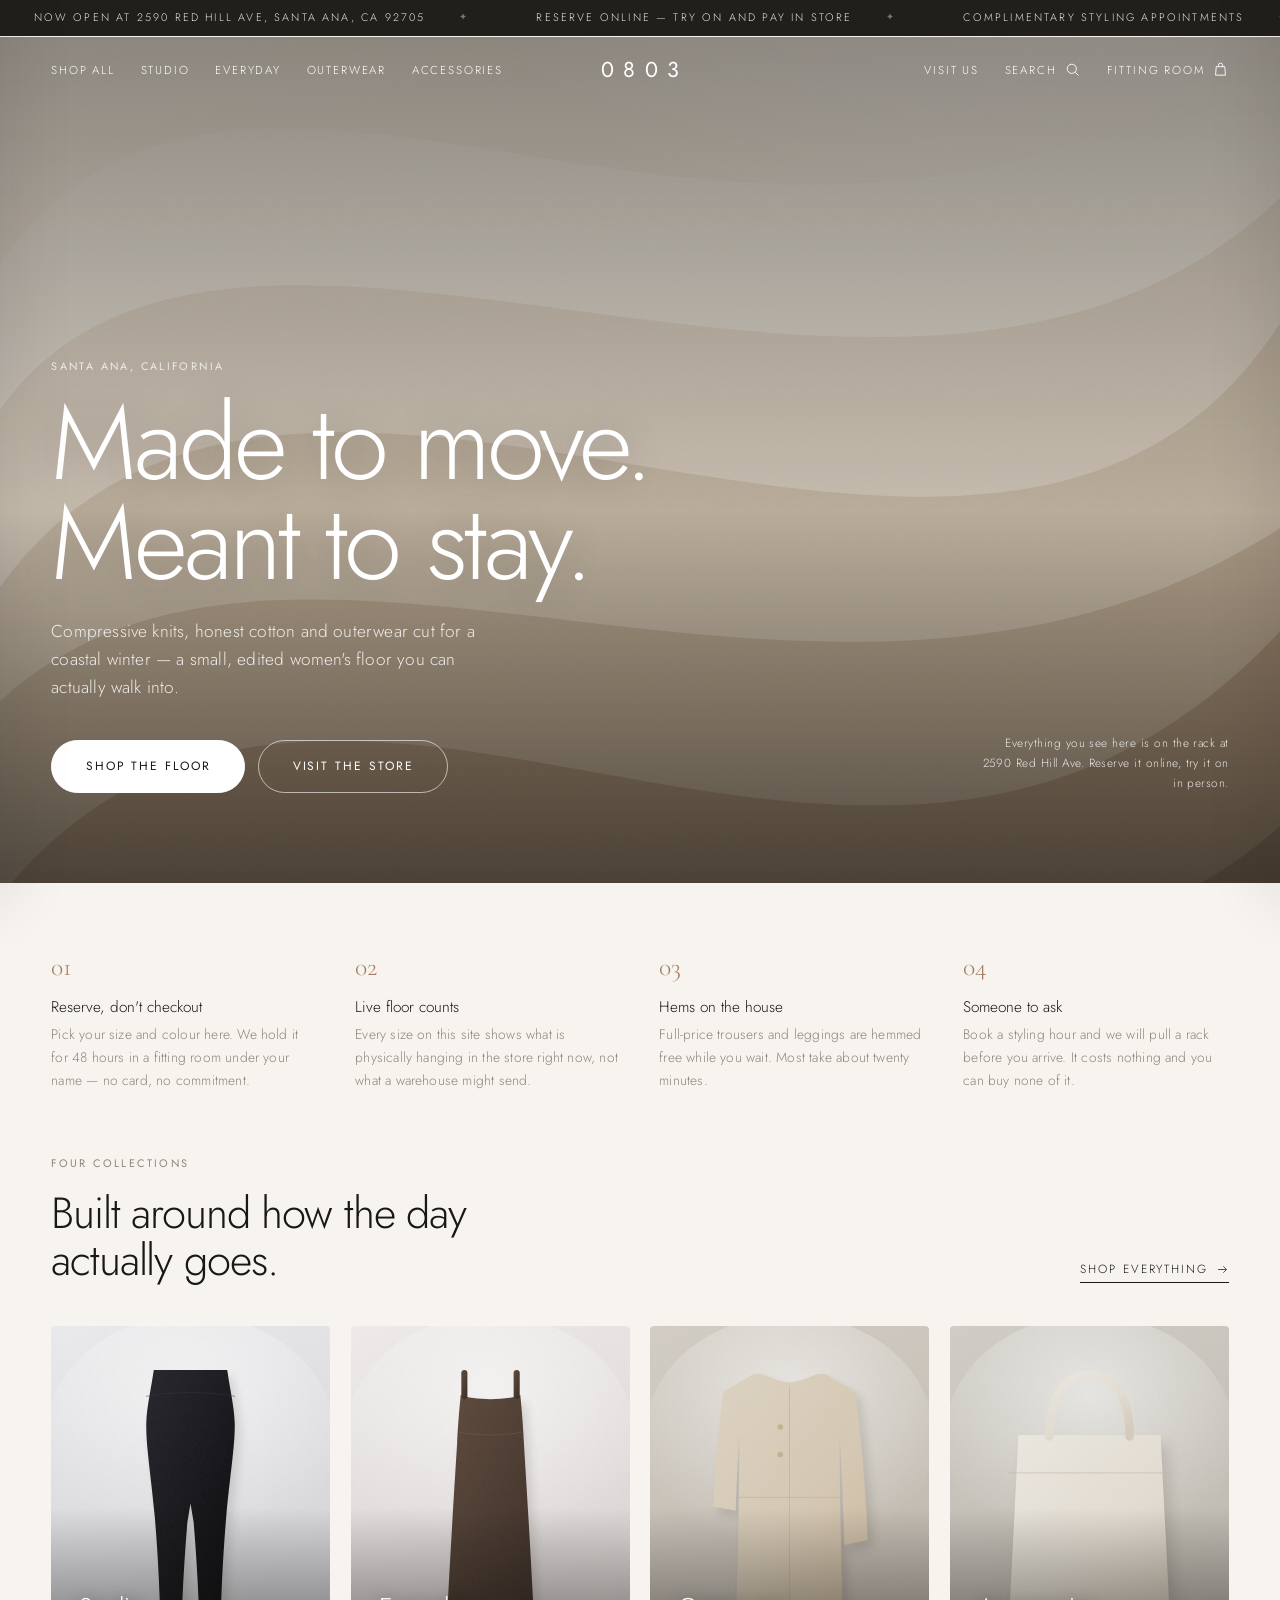
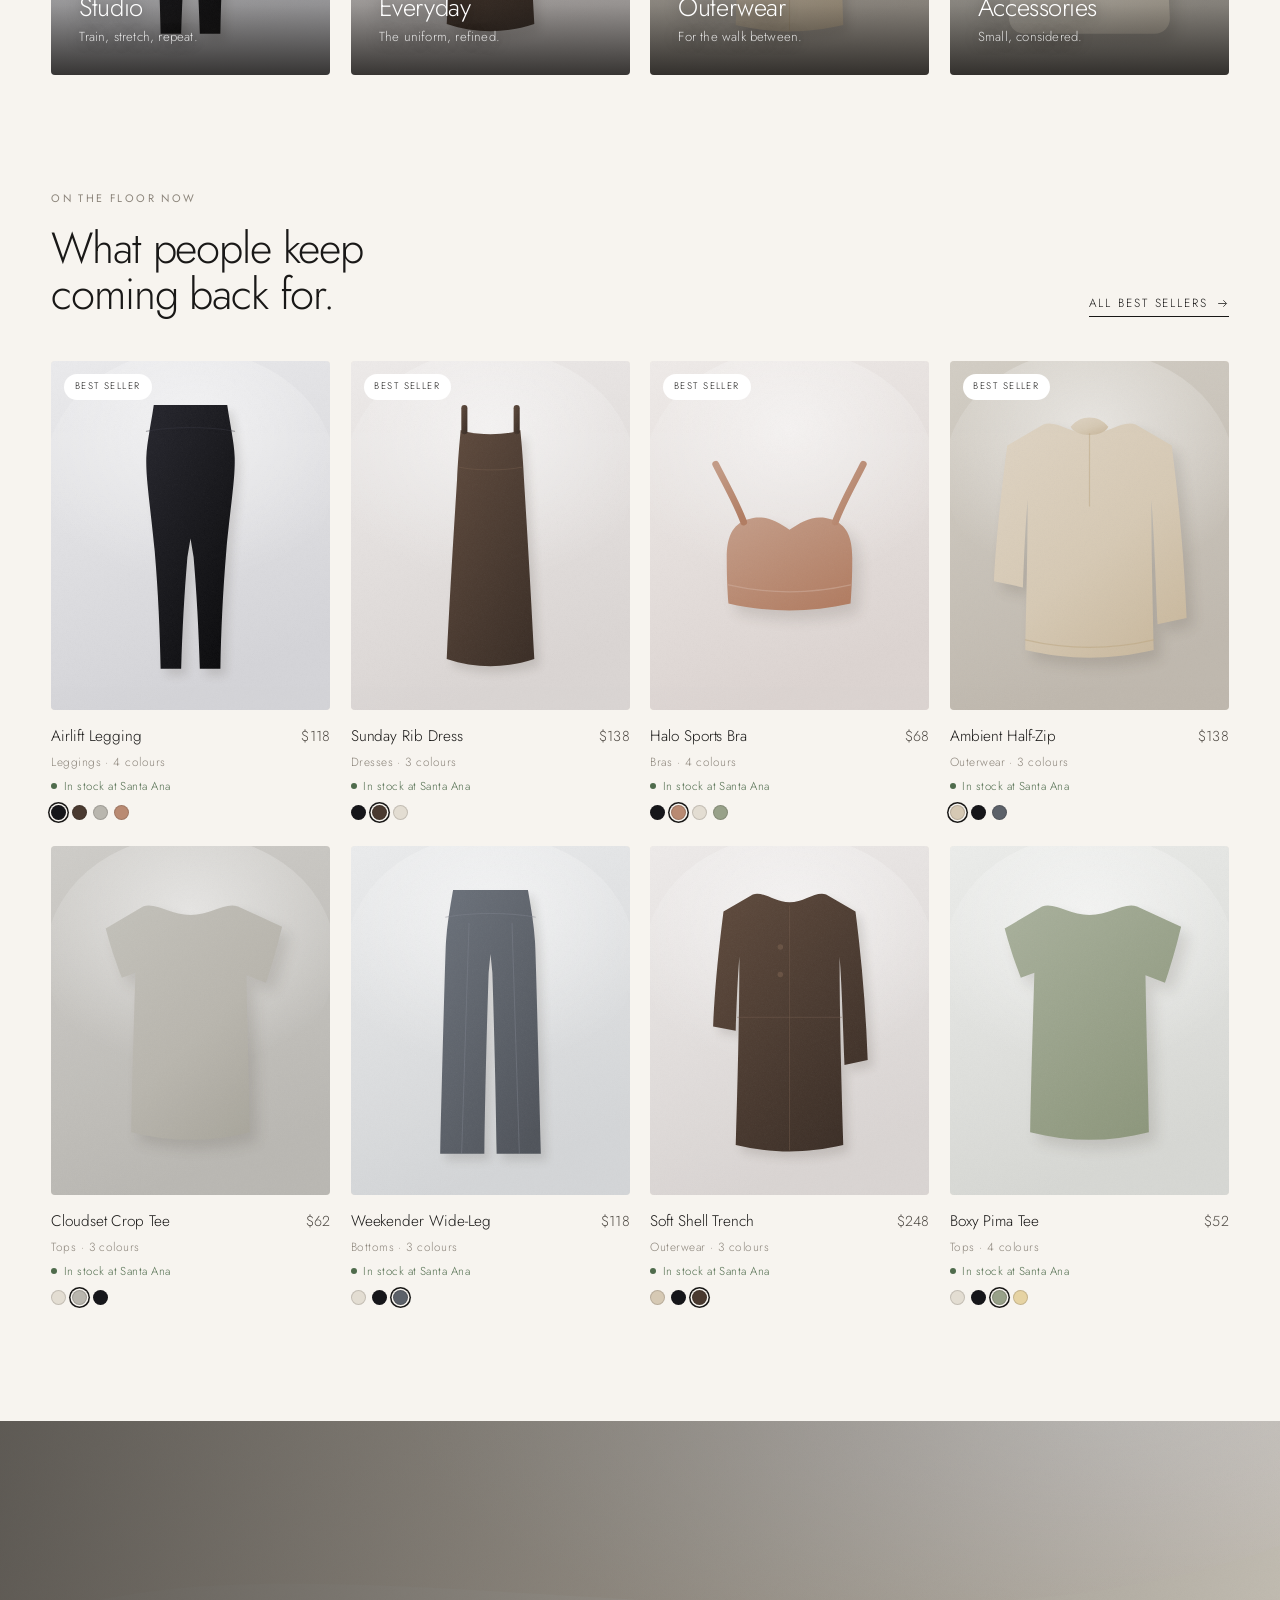
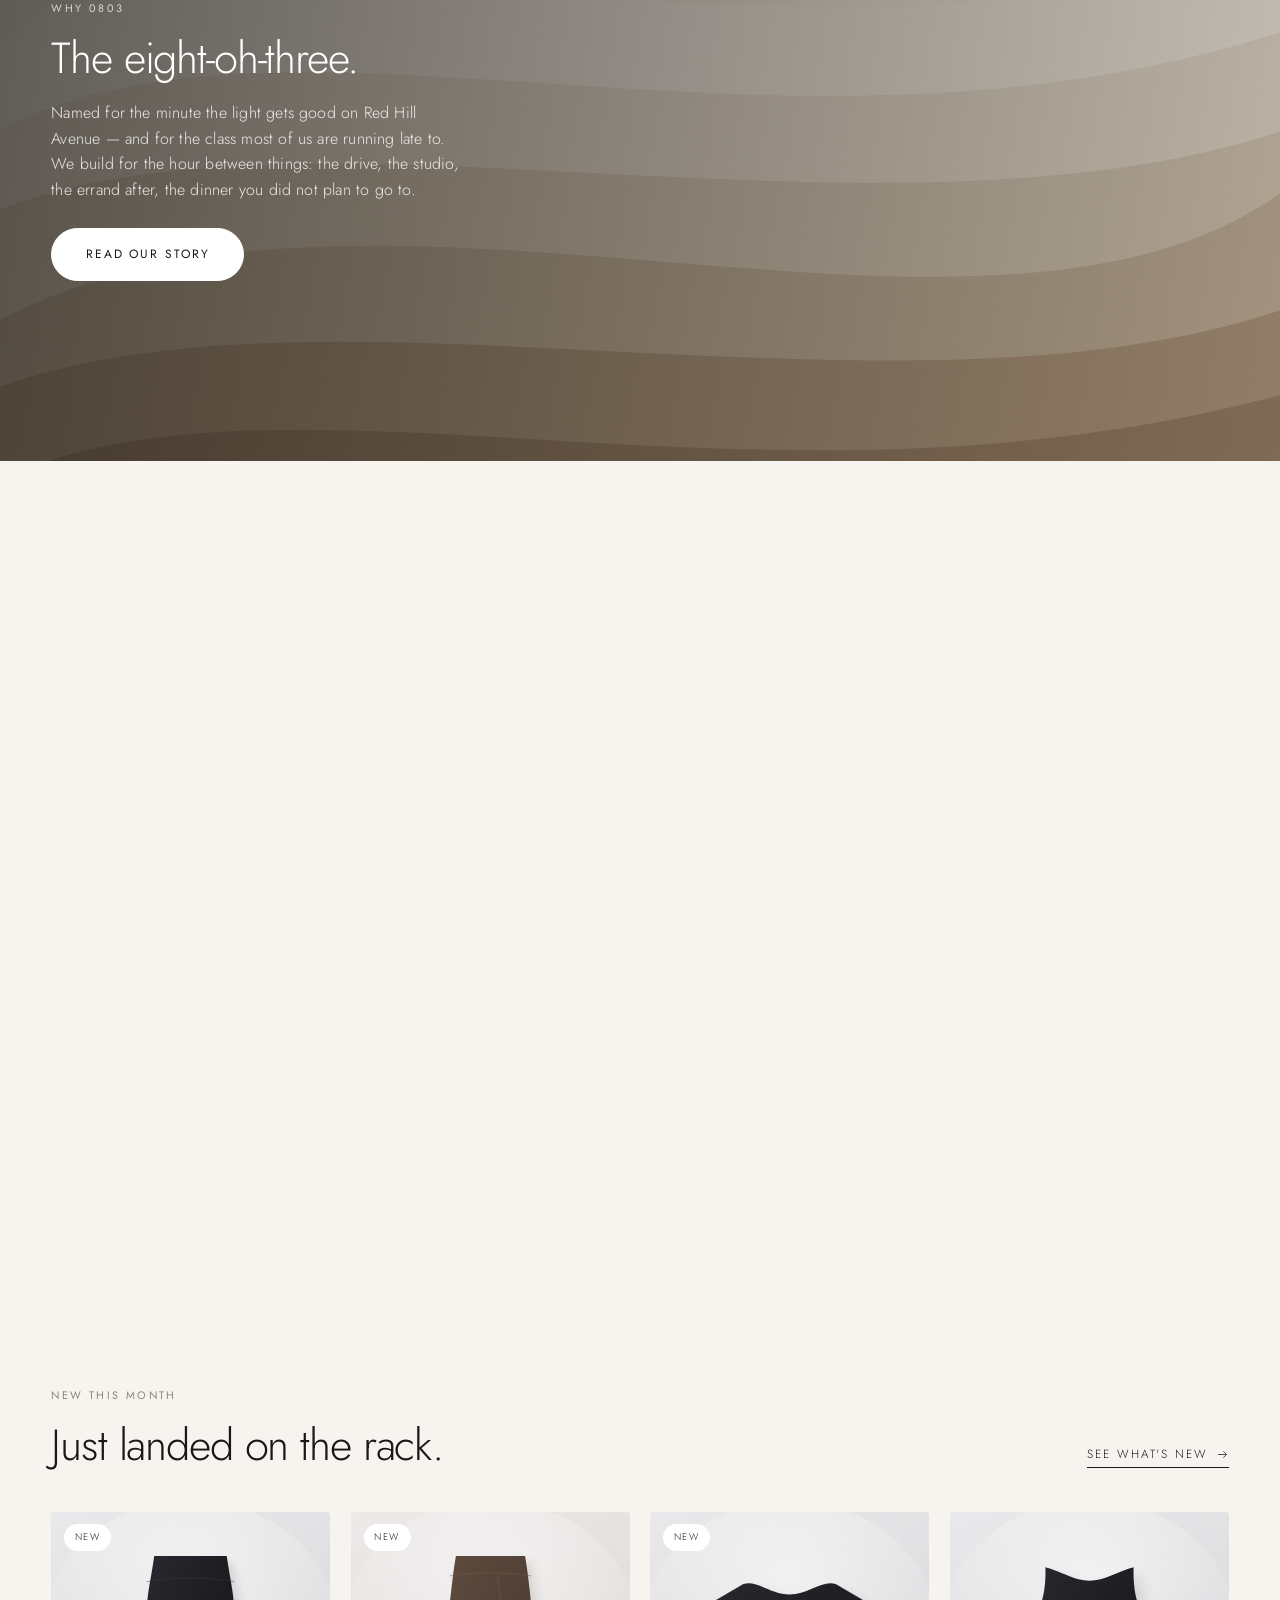
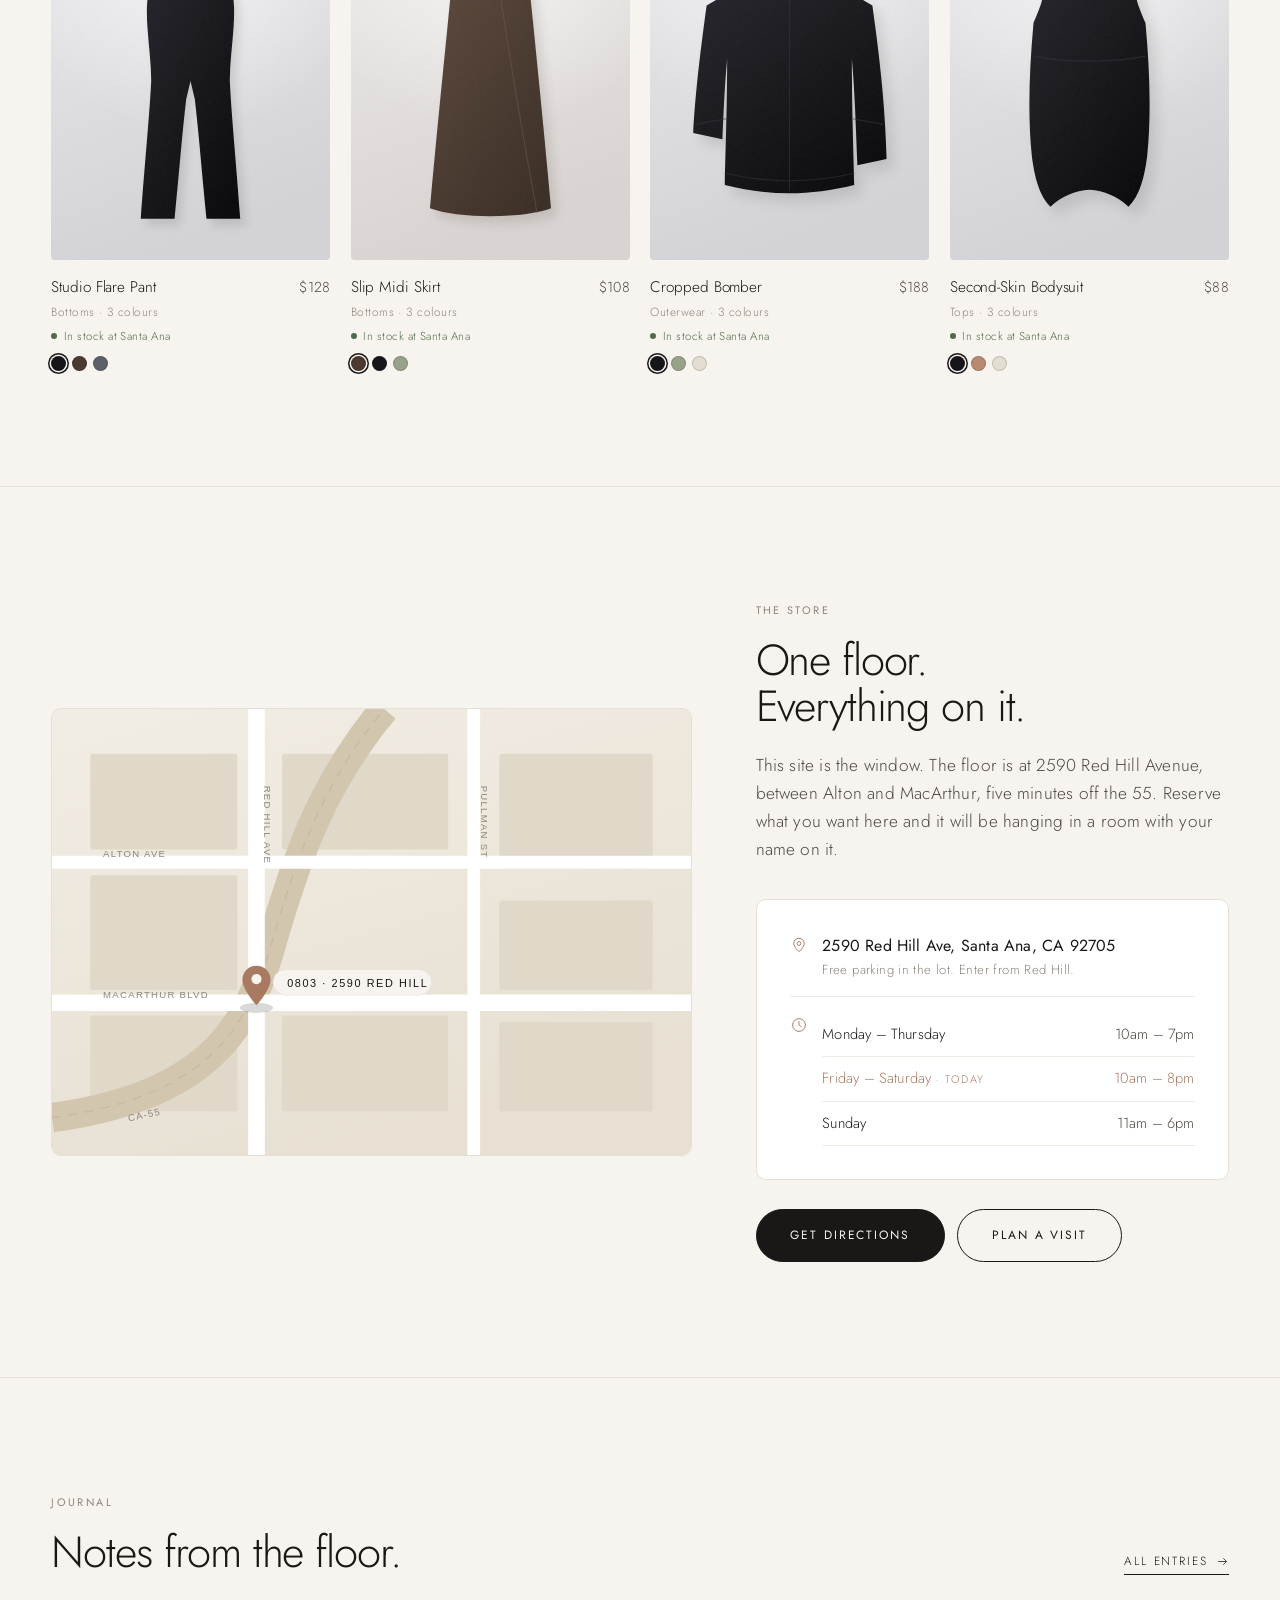
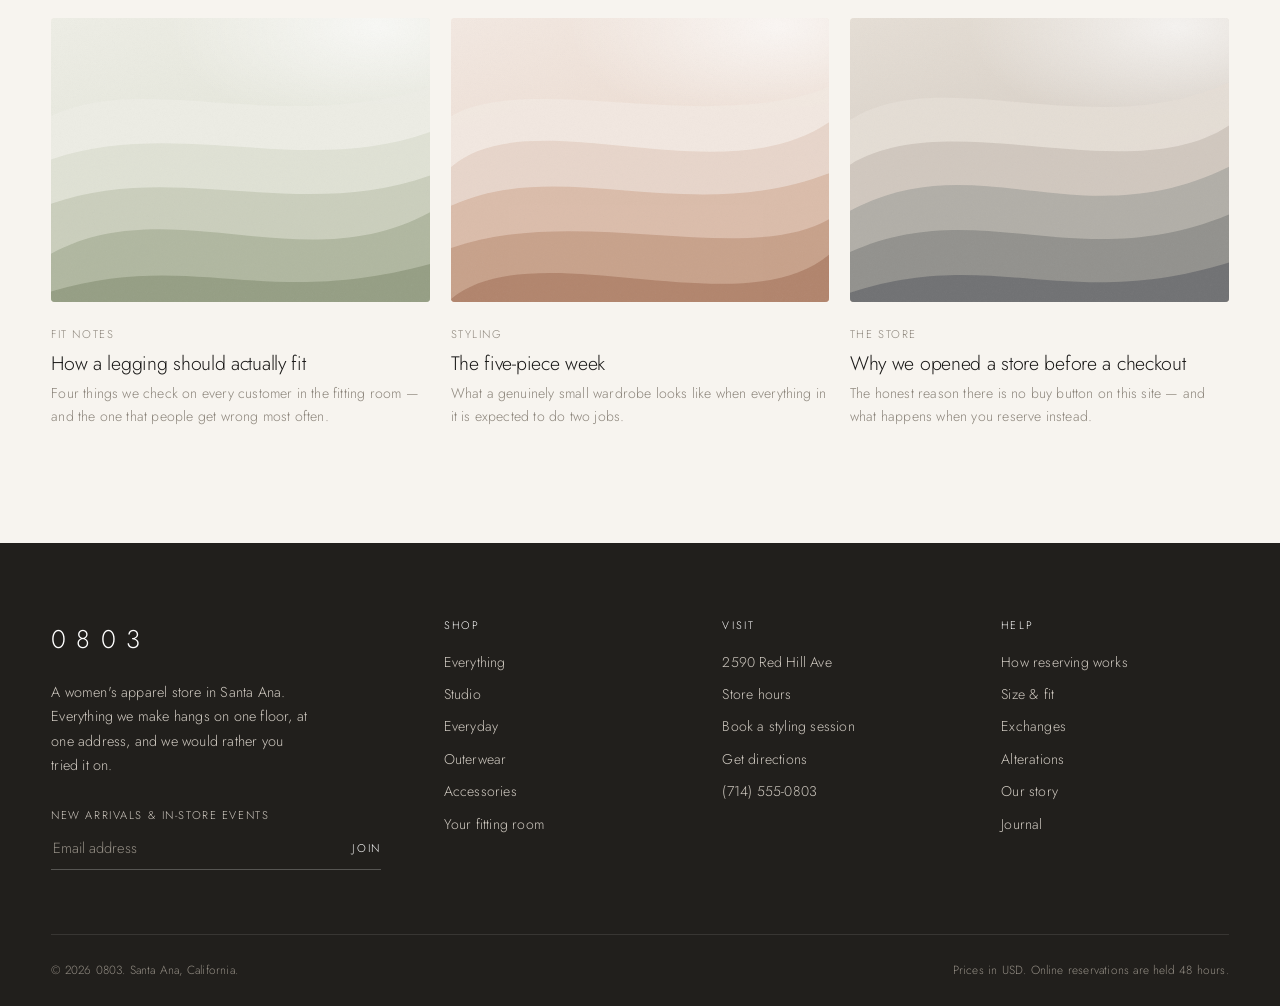
<file: index.html>
<!DOCTYPE html>
<html lang="en">
<head>
<meta charset="utf-8">
<meta name="viewport" content="width=device-width, initial-scale=1">
<title>0803 — Women’s Apparel, Santa Ana</title>
<meta name="description" content="An edited women’s apparel store in Santa Ana. Reserve online, try it on and buy it at 2590 Red Hill Ave.">
<meta name="theme-color" content="#f7f4ef">
<meta property="og:title" content="0803 — Women’s Apparel, Santa Ana">
<meta property="og:description" content="An edited women’s apparel store in Santa Ana. Reserve online, try it on and buy it at 2590 Red Hill Ave.">
<meta property="og:type" content="website">
<meta property="og:image" content="assets/img/editorial/hero.svg">
<link rel="icon" href="assets/img/favicon.svg" type="image/svg+xml">
<link rel="preload" href="assets/fonts/jost-var.woff2" as="font" type="font/woff2" crossorigin>
<link rel="stylesheet" href="assets/css/fonts.css">
<link rel="stylesheet" href="assets/css/styles.css">
</head>
<body>
<a class="skip" href="#main">Skip to content</a>
<div class="marquee" aria-hidden="true">
  <div class="marquee__track">
    <span>Now open at 2590 Red Hill Ave, Santa Ana, CA 92705</span><span>Reserve online — try on and pay in store</span>
    <span>Complimentary styling appointments</span><span>Free hems on full-price bottoms</span>
    <span>Now open at 2590 Red Hill Ave, Santa Ana, CA 92705</span><span>Reserve online — try on and pay in store</span>
    <span>Complimentary styling appointments</span><span>Free hems on full-price bottoms</span>
  </div>
</div>
<header class="header header--overlay">
  <div class="wrap">
    <div class="header__inner">
      <div style="display:flex;align-items:center;gap:1rem">
        <nav class="nav nav--main" aria-label="Collections">
          <a class="nav__link" href="shop.html">Shop All</a>
          <a class="nav__link" href="shop.html?collection=studio">Studio</a>
          <a class="nav__link" href="shop.html?collection=everyday">Everyday</a>
          <a class="nav__link" href="shop.html?collection=outerwear">Outerwear</a>
          <a class="nav__link" href="shop.html?collection=accessories">Accessories</a>
        </nav>
        <button class="burger" data-open="menu" aria-label="Open menu"><span></span><span></span><span></span></button>
      </div>
      <a class="logo" href="index.html" aria-label="0803 home">0803</a>
      <div style="display:flex;align-items:center;justify-content:flex-end">
        <nav class="nav nav--end" aria-label="Utility">
          <a class="nav__link" href="visit.html">Visit Us</a>
          <button class="icon-btn" data-open="search" aria-label="Search"><span class="label">Search</span>
            <svg viewBox="0 0 24 24" fill="none" stroke="currentColor" stroke-width="1.3"><circle cx="11" cy="11" r="6.5"/><path d="m16 16 4.5 4.5"/></svg>
          </button>
          <button class="icon-btn" data-open="reserve" aria-label="Open fitting room">
            <span class="label">Fitting Room</span>
            <svg viewBox="0 0 24 24" fill="none" stroke="currentColor" stroke-width="1.3"><path d="M6 8h12l1 12H5L6 8Z"/><path d="M9 8V6a3 3 0 0 1 6 0v2"/></svg>
            <span class="bag-count" data-bag-count hidden>0</span>
          </button>
        </nav>
      </div>
    </div>
  </div>
</header>

<div class="panel panel--left" id="menu" role="dialog" aria-label="Menu" aria-modal="true">
  <div class="panel__head">
    <span class="panel__title">Menu</span>
    <button class="close-btn" data-close aria-label="Close menu"><svg viewBox="0 0 24 24" fill="none" stroke="currentColor" stroke-width="1.4"><path d="M5 5l14 14M19 5 5 19"/></svg></button>
  </div>
  <div class="panel__body">
    <nav class="menu-list">
      <a href="shop.html">Shop All</a>
      <a href="shop.html?collection=studio">Studio</a>
      <a href="shop.html?collection=everyday">Everyday</a>
      <a href="shop.html?collection=outerwear">Outerwear</a>
      <a href="shop.html?collection=accessories">Accessories</a>
      <a href="visit.html">Visit the Store</a>
      <a href="about.html">Our Story</a>
      <a href="journal.html">Journal</a>
      <a href="sizing.html">Size &amp; Fit</a>
      <a href="help.html">Help</a>
    </nav>
    <p class="small muted" style="margin-top:2rem">2590 Red Hill Ave, Santa Ana, CA 92705<br>
      <a href="tel:+17145550803">(714) 555-0803</a></p>
  </div>
</div>

<div class="panel" id="reserve-drawer" role="dialog" aria-label="Fitting room" aria-modal="true">
  <div class="panel__head">
    <span class="panel__title">Your fitting room</span>
    <button class="close-btn" data-close aria-label="Close"><svg viewBox="0 0 24 24" fill="none" stroke="currentColor" stroke-width="1.4"><path d="M5 5l14 14M19 5 5 19"/></svg></button>
  </div>
  <div class="panel__body" id="reserve-body"></div>
  <div class="panel__foot" id="reserve-foot"></div>
</div>

<div class="search" id="search" role="dialog" aria-label="Search">
  <div class="wrap">
    <div class="search__bar">
      <svg viewBox="0 0 24 24" fill="none" stroke="currentColor" stroke-width="1.3" style="width:22px;height:22px;flex:none"><circle cx="11" cy="11" r="6.5"/><path d="m16 16 4.5 4.5"/></svg>
      <input id="search-input" type="search" placeholder="Search pieces, fabrics, colours" autocomplete="off">
      <button class="close-btn" data-close aria-label="Close search"><svg viewBox="0 0 24 24" fill="none" stroke="currentColor" stroke-width="1.4"><path d="M5 5l14 14M19 5 5 19"/></svg></button>
    </div>
    <div class="search__results" id="search-results"></div>
  </div>
</div>
<main id="main">

  <section class="hero">
    <div class="hero__media">
      <img src="assets/img/editorial/hero.svg" alt="" width="1800" height="2100" fetchpriority="high">
    </div>
    <div class="wrap hero__inner">
      <p class="eyebrow">Santa Ana, California</p>
      <h1 class="display">Made to move.<br>Meant to stay.</h1>
      <p class="lede" style="max-width:44ch">Compressive knits, honest cotton and outerwear cut for a coastal winter — a small, edited women's floor you can actually walk into.</p>
      <div class="hero__actions">
        <a class="btn btn--light" href="shop.html">Shop the floor</a>
        <a class="btn btn--light" style="--btn-bg:transparent;--btn-fg:#fff;--btn-bd:rgba(255,255,255,.6)" href="visit.html">Visit the store</a>
      </div>
    </div>
    <p class="hero__note">Everything you see here is on the rack at 2590 Red Hill Ave. Reserve it online, try it on in person.</p>
  </section>

  <section class="section section--tight">
    <div class="wrap">
      <div class="values">
        <div class="value reveal"><span class="value__num">01</span>
          <h4>Reserve, don't checkout</h4>
          <p>Pick your size and colour here. We hold it for 48 hours in a fitting room under your name — no card, no commitment.</p></div>
        <div class="value reveal reveal-d1"><span class="value__num">02</span>
          <h4>Live floor counts</h4>
          <p>Every size on this site shows what is physically hanging in the store right now, not what a warehouse might send.</p></div>
        <div class="value reveal reveal-d2"><span class="value__num">03</span>
          <h4>Hems on the house</h4>
          <p>Full-price trousers and leggings are hemmed free while you wait. Most take about twenty minutes.</p></div>
        <div class="value reveal reveal-d3"><span class="value__num">04</span>
          <h4>Someone to ask</h4>
          <p>Book a styling hour and we will pull a rack before you arrive. It costs nothing and you can buy none of it.</p></div>
      </div>
    </div>
  </section>

  <section class="section section--flush-top">
    <div class="wrap">
      <div class="section-head reveal">
        <div>
          <p class="eyebrow">Four collections</p>
          <h2 class="h2">Built around how the day<br class="hide-sm"> actually goes.</h2>
        </div>
        <a class="link" href="shop.html">Shop everything <svg viewBox="0 0 24 24" fill="none" stroke="currentColor" stroke-width="1.4"><path d="M4 12h15m-5.5-6 6 6-6 6"/></svg></a>
      </div>
      <div class="grid grid--4" id="collection-tiles"></div>
    </div>
  </section>

  <section class="section section--flush-top">
    <div class="wrap">
      <div class="section-head reveal">
        <div>
          <p class="eyebrow">On the floor now</p>
          <h2 class="h2">What people keep<br class="hide-sm"> coming back for.</h2>
        </div>
        <a class="link" href="shop.html?sort=popular">All best sellers <svg viewBox="0 0 24 24" fill="none" stroke="currentColor" stroke-width="1.4"><path d="M4 12h15m-5.5-6 6 6-6 6"/></svg></a>
      </div>
      <div class="grid grid--products" id="featured"></div>
    </div>
  </section>

  <section class="banner">
    <img src="assets/img/editorial/story-wide.svg" alt="" width="2000" height="1120" loading="lazy">
    <div class="wrap">
      <div class="banner__body">
        <p class="eyebrow" style="color:rgba(255,255,255,.75)">Why 0803</p>
        <h2 class="h2">The eight-oh-three.</h2>
        <p style="margin-top:1.2rem">Named for the minute the light gets good on Red Hill Avenue — and for the class most of us are running late to. We build for the hour between things: the drive, the studio, the errand after, the dinner you did not plan to go to.</p>
        <p style="margin-top:1.6rem"><a class="btn btn--light" href="about.html">Read our story</a></p>
      </div>
    </div>
  </section>

  <section class="section">
    <div class="wrap">
      <div class="split">
        <div class="figure figure--tall reveal">
          <img src="assets/img/products/airlift-legging--detail.svg" alt="Close-up of the Airlift knit" width="1000" height="1250" loading="lazy">
        </div>
        <div class="reveal reveal-d1">
          <p class="eyebrow">Fabric first</p>
          <h2 class="h2">Three knits, developed<br class="hide-sm"> and re-developed.</h2>
          <p class="lede" style="margin-top:1.4rem">We did not want a catalogue of fabrics. We wanted three that earn their place — one compressive, one soft, one warm — and then we built almost everything from them.</p>
          <div class="acc" style="margin-top:2.2rem">
            <div class="acc__item is-open">
              <button class="acc__btn" aria-expanded="true">Airlift <span class="plus"></span></button>
              <div class="acc__panel"><div><div class="inner">A dense recycled-nylon knit with real recovery. Squat-proof at every size we cut, and the base of the Airlift Legging, Halo Bra, Reset Short and Studio Flare.</div></div></div>
            </div>
            <div class="acc__item">
              <button class="acc__btn" aria-expanded="false">Cloudset <span class="plus"></span></button>
              <div class="acc__panel"><div><div class="inner">Pima cotton blended with modal and brushed on the inside face. It is the reason the Cloudset Crop Tee sells out first every drop.</div></div></div>
            </div>
            <div class="acc__item">
              <button class="acc__btn" aria-expanded="false">Contour Rib <span class="plus"></span></button>
              <div class="acc__panel"><div><div class="inner">Knit on a narrow gauge so the rib reads as texture rather than gym kit. Opaque under stretch, soft enough to sleep in.</div></div></div>
            </div>
          </div>
          <p style="margin-top:2rem"><a class="link" href="shop.html?collection=studio">Shop Studio <svg viewBox="0 0 24 24" fill="none" stroke="currentColor" stroke-width="1.4"><path d="M4 12h15m-5.5-6 6 6-6 6"/></svg></a></p>
        </div>
      </div>
    </div>
  </section>

  <section class="section section--flush-top">
    <div class="wrap">
      <div class="section-head reveal">
        <div>
          <p class="eyebrow">New this month</p>
          <h2 class="h2">Just landed on the rack.</h2>
        </div>
        <a class="link" href="shop.html?sort=new">See what's new <svg viewBox="0 0 24 24" fill="none" stroke="currentColor" stroke-width="1.4"><path d="M4 12h15m-5.5-6 6 6-6 6"/></svg></a>
      </div>
      <div class="grid grid--products" id="new-in"></div>
    </div>
  </section>


<section class="section rule" id="store">
  <div class="wrap">
    <div class="split split--wide">
      <div class="map reveal" style="aspect-ratio:10/7">
        <img src="assets/img/editorial/map.svg" alt="Map showing 0803 at 2590 Red Hill Avenue, Santa Ana" width="1000" height="700" loading="lazy">
      </div>
      <div class="reveal reveal-d1">
        <p class="eyebrow">The store</p>
        <h2 class="h2">One floor.<br>Everything on it.</h2>
        <p class="lede" style="margin-top:1.4rem">This site is the window. The floor is at 2590 Red Hill Avenue, between Alton and MacArthur, five minutes off the 55. Reserve what you want here and it will be hanging in a room with your name on it.</p>
        <div class="info-card" style="margin-top:2.2rem">
          <div class="instore__row">
            <svg viewBox="0 0 24 24" fill="none" stroke="currentColor" stroke-width="1.3" style="width:18px;height:18px;flex:none;margin-top:3px;color:var(--clay)"><path d="M12 21s7-6.2 7-11a7 7 0 1 0-14 0c0 4.8 7 11 7 11Z"/><circle cx="12" cy="10" r="2.5"/></svg>
            <div><strong style="font-weight:400">2590 Red Hill Ave, Santa Ana, CA 92705</strong>
              <div class="small muted">Free parking in the lot. Enter from Red Hill.</div></div>
          </div>
          <div class="instore__row" style="margin-top:1rem;padding-top:1rem;border-top:1px solid var(--line-soft)">
            <svg viewBox="0 0 24 24" fill="none" stroke="currentColor" stroke-width="1.3" style="width:18px;height:18px;flex:none;margin-top:3px;color:var(--clay)"><circle cx="12" cy="12" r="8.5"/><path d="M12 7v5.2l3.2 2"/></svg>
            <div style="flex:1">
              <table class="hours" data-hours>
                <tr><td>Monday – Thursday</td><td>10am – 7pm</td></tr>
                <tr><td>Friday – Saturday</td><td>10am – 8pm</td></tr>
                <tr><td>Sunday</td><td>11am – 6pm</td></tr>
              </table>
            </div>
          </div>
        </div>
        <div style="display:flex;flex-wrap:wrap;gap:.8rem;margin-top:1.8rem">
          <a class="btn" href="https://www.google.com/maps/search/?api=1&amp;query=2590+Red+Hill+Ave+Santa+Ana+CA+92705" target="_blank" rel="noopener">Get directions</a>
          <a class="btn btn--ghost" href="visit.html">Plan a visit</a>
        </div>
      </div>
    </div>
  </div>
</section>

  <section class="section rule">
    <div class="wrap">
      <div class="section-head reveal">
        <div>
          <p class="eyebrow">Journal</p>
          <h2 class="h2">Notes from the floor.</h2>
        </div>
        <a class="link" href="journal.html">All entries <svg viewBox="0 0 24 24" fill="none" stroke="currentColor" stroke-width="1.4"><path d="M4 12h15m-5.5-6 6 6-6 6"/></svg></a>
      </div>
      <div class="grid grid--3" id="journal-teaser"></div>
    </div>
  </section>

</main>

<footer class="footer">
  <div class="wrap">
    <div class="footer__grid">
      <div>
        <span class="footer__logo">0803</span>
        <p style="max-width:32ch;font-size:.9rem;line-height:1.7">A women's apparel store in Santa Ana. Everything we make hangs on one floor, at one address, and we would rather you tried it on.</p>
        <form data-signup style="margin-top:1.8rem;max-width:330px">
          <label class="tiny" for="signup-email" style="display:block;margin-bottom:.7rem;color:#cfc9c0">New arrivals &amp; in-store events</label>
          <div class="field">
            <input id="signup-email" type="email" placeholder="Email address" aria-label="Email address" required>
            <button type="submit">Join</button>
          </div>
        </form>
      </div>
      <div>
        <h4>Shop</h4>
        <ul>
          <li><a href="shop.html">Everything</a></li>
          <li><a href="shop.html?collection=studio">Studio</a></li>
          <li><a href="shop.html?collection=everyday">Everyday</a></li>
          <li><a href="shop.html?collection=outerwear">Outerwear</a></li>
          <li><a href="shop.html?collection=accessories">Accessories</a></li>
          <li><a href="reserve.html">Your fitting room</a></li>
        </ul>
      </div>
      <div>
        <h4>Visit</h4>
        <ul>
          <li><a href="visit.html">2590 Red Hill Ave</a></li>
          <li><a href="visit.html#hours">Store hours</a></li>
          <li><a href="visit.html#appointments">Book a styling session</a></li>
          <li><a href="https://www.google.com/maps/search/?api=1&amp;query=2590+Red+Hill+Ave+Santa+Ana+CA+92705" target="_blank" rel="noopener">Get directions</a></li>
          <li><a href="tel:+17145550803">(714) 555-0803</a></li>
        </ul>
      </div>
      <div>
        <h4>Help</h4>
        <ul>
          <li><a href="help.html">How reserving works</a></li>
          <li><a href="sizing.html">Size &amp; fit</a></li>
          <li><a href="help.html#exchanges">Exchanges</a></li>
          <li><a href="help.html#alterations">Alterations</a></li>
          <li><a href="about.html">Our story</a></li>
          <li><a href="journal.html">Journal</a></li>
        </ul>
      </div>
    </div>
    <div class="footer__bottom">
      <span>&copy; <span data-year>2026</span> 0803. Santa Ana, California.</span>
      <span>Prices in USD. Online reservations are held 48 hours.</span>
    </div>
  </div>
</footer>

<script src="assets/js/data.js"></script>
<script src="assets/js/app.js"></script>
<script src="assets/js/journal-data.js"></script>
<script>
window.pageInit = function () {
  const COLLECTION_IMAGE = {
    studio: imgFor('airlift-legging', 'black'),
    everyday: imgFor('sunday-rib-dress', 'espresso'),
    outerwear: imgFor('soft-shell-trench', 'oat'),
    accessories: imgFor('everyday-tote', 'bone')
  };
  document.getElementById('collection-tiles').innerHTML = COLLECTIONS.map((c, i) => `
    <a class="tile reveal reveal-d${i}" href="shop.html?collection=${c.id}">
      <img src="${COLLECTION_IMAGE[c.id]}" alt="" width="1000" height="1250" loading="lazy">
      <span class="tile__body">
        <h3 class="h3">${c.name}</h3>
        <p>${c.tagline}</p>
      </span>
    </a>`).join('');

  // Explicit colourways so the row does not read as four shades of bone.
  const featured = [
    ['airlift-legging', 'black'], ['sunday-rib-dress', 'espresso'],
    ['halo-bra', 'clay'], ['ambient-half-zip', 'oat'],
    ['cloudset-crop-tee', 'fog'], ['weekender-wide-leg', 'slate'],
    ['soft-shell-trench', 'espresso'], ['boxy-pima-tee', 'sage']
  ];
  document.getElementById('featured').innerHTML = featured
    .map(([id, colorId]) => {
      const p = productById(id);
      return p ? productCard(p, { colorId }) : '';
    }).join('');

  document.getElementById('new-in').innerHTML =
    PRODUCTS.filter(p => p.badge === 'New').concat(
      PRODUCTS.filter(p => ['cropped-cardigan','everyday-tote','lounge-jogger','second-skin-bodysuit'].includes(p.id))
    ).slice(0, 4).map(p => productCard(p)).join('');

  document.getElementById('journal-teaser').innerHTML = JOURNAL.slice(0, 3).map((post, i) => `
    <a class="post reveal reveal-d${i}" href="article.html?id=${post.id}">
      <span class="post__media"><img src="${post.image}" alt="" width="1200" height="900" loading="lazy"></span>
      <span class="post__body">
        <span class="tiny muted">${post.kicker}</span>
        <h3>${post.title}</h3>
        <p>${post.excerpt}</p>
      </span>
    </a>`).join('');

  initReveal();
};
</script>
</body>
</html>
</file>
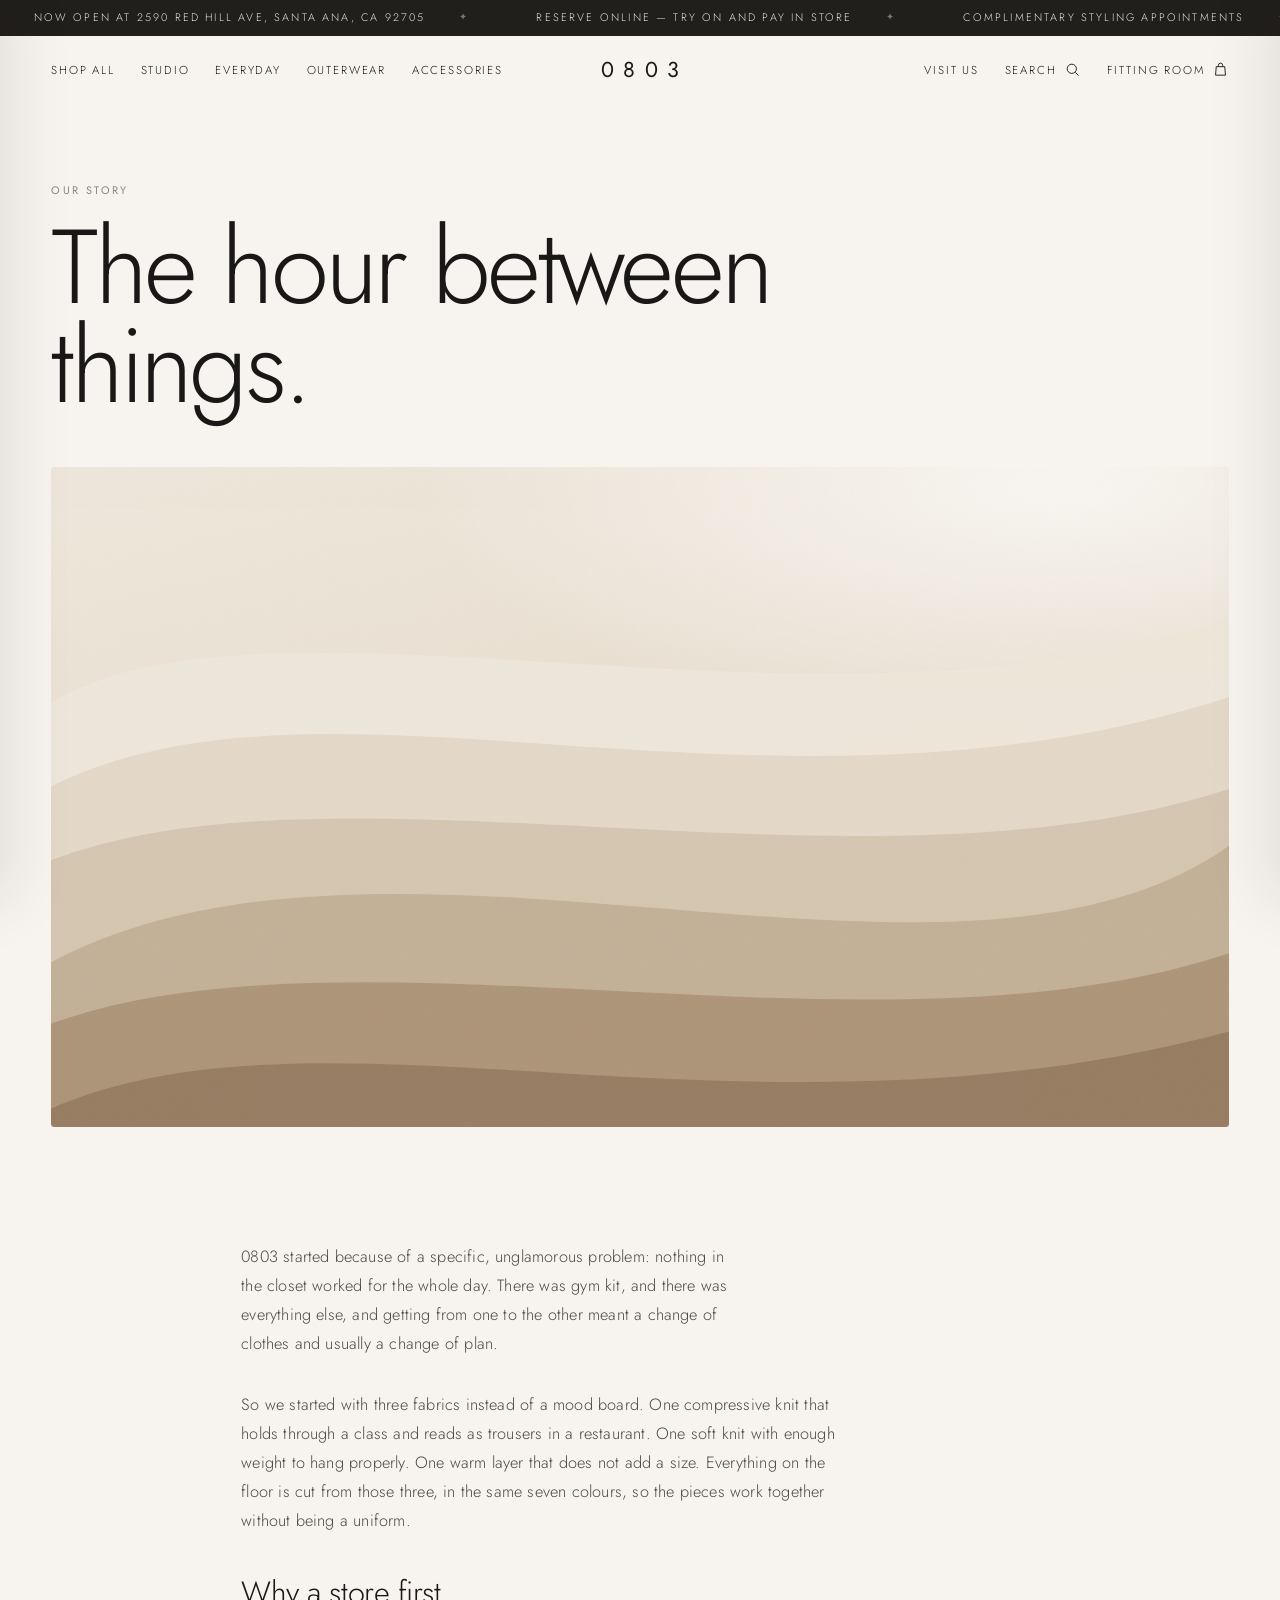
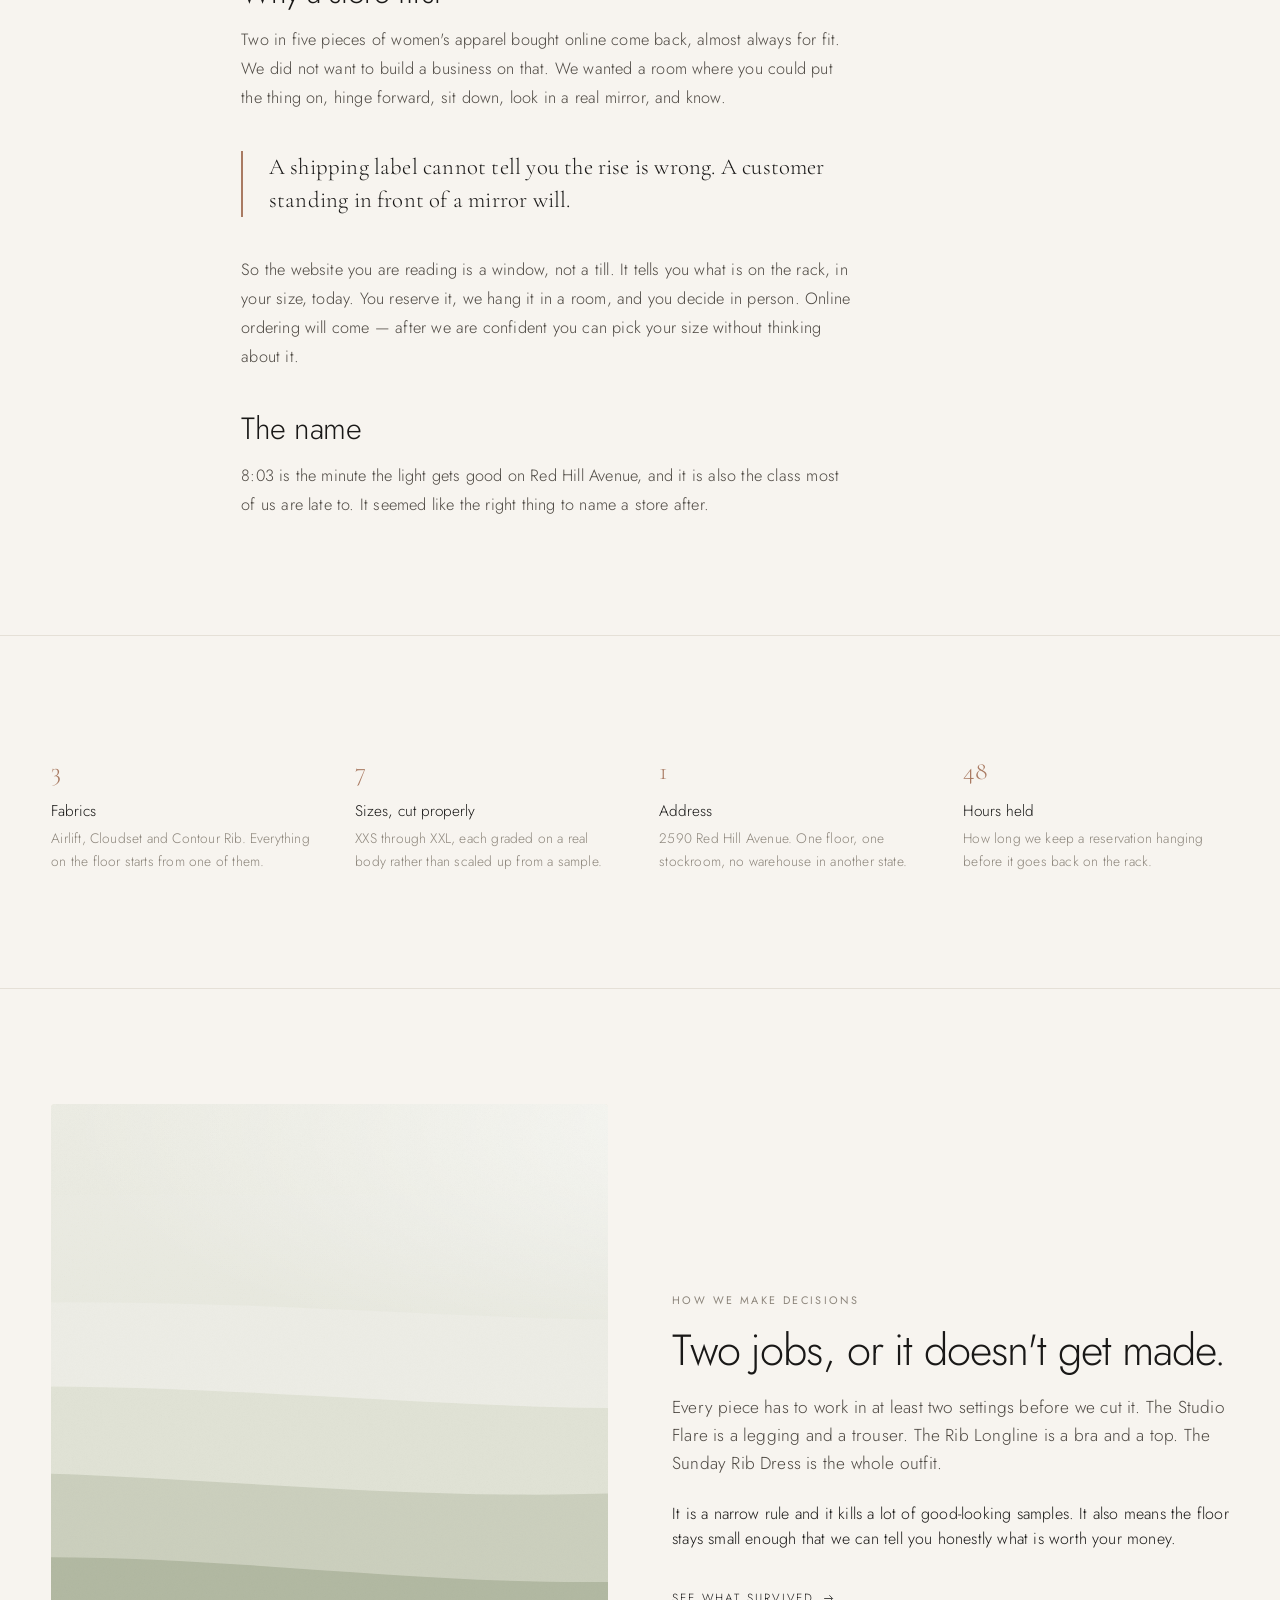
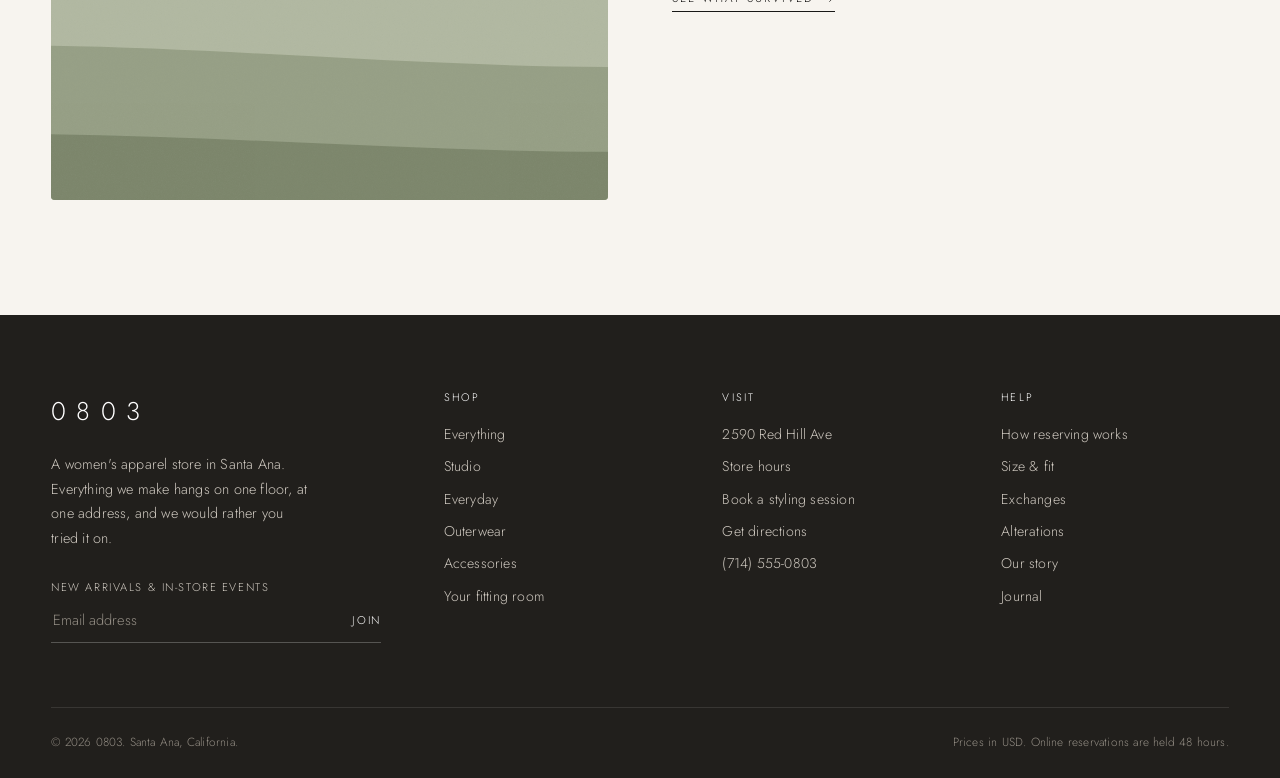
<file: about.html>
<!DOCTYPE html>
<html lang="en">
<head>
<meta charset="utf-8">
<meta name="viewport" content="width=device-width, initial-scale=1">
<title>Our Story — 0803</title>
<meta name="description" content="Why 0803 opened a store before a checkout, and the three fabrics everything on the floor is built from.">
<meta name="theme-color" content="#f7f4ef">
<meta property="og:title" content="Our Story — 0803">
<meta property="og:description" content="Why 0803 opened a store before a checkout, and the three fabrics everything on the floor is built from.">
<meta property="og:type" content="website">
<meta property="og:image" content="assets/img/editorial/hero.svg">
<link rel="icon" href="assets/img/favicon.svg" type="image/svg+xml">
<link rel="preload" href="assets/fonts/jost-var.woff2" as="font" type="font/woff2" crossorigin>
<link rel="stylesheet" href="assets/css/fonts.css">
<link rel="stylesheet" href="assets/css/styles.css">
</head>
<body>
<a class="skip" href="#main">Skip to content</a>
<div class="marquee" aria-hidden="true">
  <div class="marquee__track">
    <span>Now open at 2590 Red Hill Ave, Santa Ana, CA 92705</span><span>Reserve online — try on and pay in store</span>
    <span>Complimentary styling appointments</span><span>Free hems on full-price bottoms</span>
    <span>Now open at 2590 Red Hill Ave, Santa Ana, CA 92705</span><span>Reserve online — try on and pay in store</span>
    <span>Complimentary styling appointments</span><span>Free hems on full-price bottoms</span>
  </div>
</div>
<header class="header">
  <div class="wrap">
    <div class="header__inner">
      <div style="display:flex;align-items:center;gap:1rem">
        <nav class="nav nav--main" aria-label="Collections">
          <a class="nav__link" href="shop.html">Shop All</a>
          <a class="nav__link" href="shop.html?collection=studio">Studio</a>
          <a class="nav__link" href="shop.html?collection=everyday">Everyday</a>
          <a class="nav__link" href="shop.html?collection=outerwear">Outerwear</a>
          <a class="nav__link" href="shop.html?collection=accessories">Accessories</a>
        </nav>
        <button class="burger" data-open="menu" aria-label="Open menu"><span></span><span></span><span></span></button>
      </div>
      <a class="logo" href="index.html" aria-label="0803 home">0803</a>
      <div style="display:flex;align-items:center;justify-content:flex-end">
        <nav class="nav nav--end" aria-label="Utility">
          <a class="nav__link" href="visit.html">Visit Us</a>
          <button class="icon-btn" data-open="search" aria-label="Search"><span class="label">Search</span>
            <svg viewBox="0 0 24 24" fill="none" stroke="currentColor" stroke-width="1.3"><circle cx="11" cy="11" r="6.5"/><path d="m16 16 4.5 4.5"/></svg>
          </button>
          <button class="icon-btn" data-open="reserve" aria-label="Open fitting room">
            <span class="label">Fitting Room</span>
            <svg viewBox="0 0 24 24" fill="none" stroke="currentColor" stroke-width="1.3"><path d="M6 8h12l1 12H5L6 8Z"/><path d="M9 8V6a3 3 0 0 1 6 0v2"/></svg>
            <span class="bag-count" data-bag-count hidden>0</span>
          </button>
        </nav>
      </div>
    </div>
  </div>
</header>

<div class="panel panel--left" id="menu" role="dialog" aria-label="Menu" aria-modal="true">
  <div class="panel__head">
    <span class="panel__title">Menu</span>
    <button class="close-btn" data-close aria-label="Close menu"><svg viewBox="0 0 24 24" fill="none" stroke="currentColor" stroke-width="1.4"><path d="M5 5l14 14M19 5 5 19"/></svg></button>
  </div>
  <div class="panel__body">
    <nav class="menu-list">
      <a href="shop.html">Shop All</a>
      <a href="shop.html?collection=studio">Studio</a>
      <a href="shop.html?collection=everyday">Everyday</a>
      <a href="shop.html?collection=outerwear">Outerwear</a>
      <a href="shop.html?collection=accessories">Accessories</a>
      <a href="visit.html">Visit the Store</a>
      <a href="about.html">Our Story</a>
      <a href="journal.html">Journal</a>
      <a href="sizing.html">Size &amp; Fit</a>
      <a href="help.html">Help</a>
    </nav>
    <p class="small muted" style="margin-top:2rem">2590 Red Hill Ave, Santa Ana, CA 92705<br>
      <a href="tel:+17145550803">(714) 555-0803</a></p>
  </div>
</div>

<div class="panel" id="reserve-drawer" role="dialog" aria-label="Fitting room" aria-modal="true">
  <div class="panel__head">
    <span class="panel__title">Your fitting room</span>
    <button class="close-btn" data-close aria-label="Close"><svg viewBox="0 0 24 24" fill="none" stroke="currentColor" stroke-width="1.4"><path d="M5 5l14 14M19 5 5 19"/></svg></button>
  </div>
  <div class="panel__body" id="reserve-body"></div>
  <div class="panel__foot" id="reserve-foot"></div>
</div>

<div class="search" id="search" role="dialog" aria-label="Search">
  <div class="wrap">
    <div class="search__bar">
      <svg viewBox="0 0 24 24" fill="none" stroke="currentColor" stroke-width="1.3" style="width:22px;height:22px;flex:none"><circle cx="11" cy="11" r="6.5"/><path d="m16 16 4.5 4.5"/></svg>
      <input id="search-input" type="search" placeholder="Search pieces, fabrics, colours" autocomplete="off">
      <button class="close-btn" data-close aria-label="Close search"><svg viewBox="0 0 24 24" fill="none" stroke="currentColor" stroke-width="1.4"><path d="M5 5l14 14M19 5 5 19"/></svg></button>
    </div>
    <div class="search__results" id="search-results"></div>
  </div>
</div>
<main id="main">
  <section class="wrap" style="padding-top:clamp(3rem,6vw,5.5rem);padding-bottom:clamp(2rem,4vw,3.5rem)">
    <p class="eyebrow">Our story</p>
    <h1 class="display" style="max-width:14ch">The hour between things.</h1>
  </section>

  <div class="wrap">
    <div class="figure reveal"><img src="assets/img/editorial/story-wide.svg" alt="" width="2000" height="1120"></div>
  </div>

  <section class="section">
    <div class="wrap wrap--narrow">
      <div class="prose">
        <p class="lede" style="margin-bottom:2rem">0803 started because of a specific, unglamorous problem: nothing in the closet worked for the whole day. There was gym kit, and there was everything else, and getting from one to the other meant a change of clothes and usually a change of plan.</p>
        <p>So we started with three fabrics instead of a mood board. One compressive knit that holds through a class and reads as trousers in a restaurant. One soft knit with enough weight to hang properly. One warm layer that does not add a size. Everything on the floor is cut from those three, in the same seven colours, so the pieces work together without being a uniform.</p>
        <h2>Why a store first</h2>
        <p>Two in five pieces of women's apparel bought online come back, almost always for fit. We did not want to build a business on that. We wanted a room where you could put the thing on, hinge forward, sit down, look in a real mirror, and know.</p>
        <blockquote>A shipping label cannot tell you the rise is wrong. A customer standing in front of a mirror will.</blockquote>
        <p>So the website you are reading is a window, not a till. It tells you what is on the rack, in your size, today. You reserve it, we hang it in a room, and you decide in person. Online ordering will come — after we are confident you can pick your size without thinking about it.</p>
        <h2>The name</h2>
        <p>8:03 is the minute the light gets good on Red Hill Avenue, and it is also the class most of us are late to. It seemed like the right thing to name a store after.</p>
      </div>
    </div>
  </section>

  <section class="section rule">
    <div class="wrap">
      <div class="values">
        <div class="value reveal"><span class="value__num">3</span><h4>Fabrics</h4>
          <p>Airlift, Cloudset and Contour Rib. Everything on the floor starts from one of them.</p></div>
        <div class="value reveal reveal-d1"><span class="value__num">7</span><h4>Sizes, cut properly</h4>
          <p>XXS through XXL, each graded on a real body rather than scaled up from a sample.</p></div>
        <div class="value reveal reveal-d2"><span class="value__num">1</span><h4>Address</h4>
          <p>2590 Red Hill Avenue. One floor, one stockroom, no warehouse in another state.</p></div>
        <div class="value reveal reveal-d3"><span class="value__num">48</span><h4>Hours held</h4>
          <p>How long we keep a reservation hanging before it goes back on the rack.</p></div>
      </div>
    </div>
  </section>

  <section class="section rule">
    <div class="wrap">
      <div class="split">
        <div class="figure figure--tall reveal"><img src="assets/img/editorial/fit-wide.svg" alt="" width="2000" height="1000" style="height:100%;object-fit:cover"></div>
        <div class="reveal reveal-d1">
          <p class="eyebrow">How we make decisions</p>
          <h2 class="h2">Two jobs, or it doesn't get made.</h2>
          <p class="lede" style="margin-top:1.3rem">Every piece has to work in at least two settings before we cut it. The Studio Flare is a legging and a trouser. The Rib Longline is a bra and a top. The Sunday Rib Dress is the whole outfit.</p>
          <p style="margin-top:1.4rem">It is a narrow rule and it kills a lot of good-looking samples. It also means the floor stays small enough that we can tell you honestly what is worth your money.</p>
          <p style="margin-top:2rem"><a class="link" href="shop.html">See what survived <svg viewBox="0 0 24 24" fill="none" stroke="currentColor" stroke-width="1.4"><path d="M4 12h15m-5.5-6 6 6-6 6"/></svg></a></p>
        </div>
      </div>
    </div>
  </section>
</main>

<footer class="footer">
  <div class="wrap">
    <div class="footer__grid">
      <div>
        <span class="footer__logo">0803</span>
        <p style="max-width:32ch;font-size:.9rem;line-height:1.7">A women's apparel store in Santa Ana. Everything we make hangs on one floor, at one address, and we would rather you tried it on.</p>
        <form data-signup style="margin-top:1.8rem;max-width:330px">
          <label class="tiny" for="signup-email" style="display:block;margin-bottom:.7rem;color:#cfc9c0">New arrivals &amp; in-store events</label>
          <div class="field">
            <input id="signup-email" type="email" placeholder="Email address" aria-label="Email address" required>
            <button type="submit">Join</button>
          </div>
        </form>
      </div>
      <div>
        <h4>Shop</h4>
        <ul>
          <li><a href="shop.html">Everything</a></li>
          <li><a href="shop.html?collection=studio">Studio</a></li>
          <li><a href="shop.html?collection=everyday">Everyday</a></li>
          <li><a href="shop.html?collection=outerwear">Outerwear</a></li>
          <li><a href="shop.html?collection=accessories">Accessories</a></li>
          <li><a href="reserve.html">Your fitting room</a></li>
        </ul>
      </div>
      <div>
        <h4>Visit</h4>
        <ul>
          <li><a href="visit.html">2590 Red Hill Ave</a></li>
          <li><a href="visit.html#hours">Store hours</a></li>
          <li><a href="visit.html#appointments">Book a styling session</a></li>
          <li><a href="https://www.google.com/maps/search/?api=1&amp;query=2590+Red+Hill+Ave+Santa+Ana+CA+92705" target="_blank" rel="noopener">Get directions</a></li>
          <li><a href="tel:+17145550803">(714) 555-0803</a></li>
        </ul>
      </div>
      <div>
        <h4>Help</h4>
        <ul>
          <li><a href="help.html">How reserving works</a></li>
          <li><a href="sizing.html">Size &amp; fit</a></li>
          <li><a href="help.html#exchanges">Exchanges</a></li>
          <li><a href="help.html#alterations">Alterations</a></li>
          <li><a href="about.html">Our story</a></li>
          <li><a href="journal.html">Journal</a></li>
        </ul>
      </div>
    </div>
    <div class="footer__bottom">
      <span>&copy; <span data-year>2026</span> 0803. Santa Ana, California.</span>
      <span>Prices in USD. Online reservations are held 48 hours.</span>
    </div>
  </div>
</footer>

<script src="assets/js/data.js"></script>
<script src="assets/js/app.js"></script>
</body>
</html>
</file>
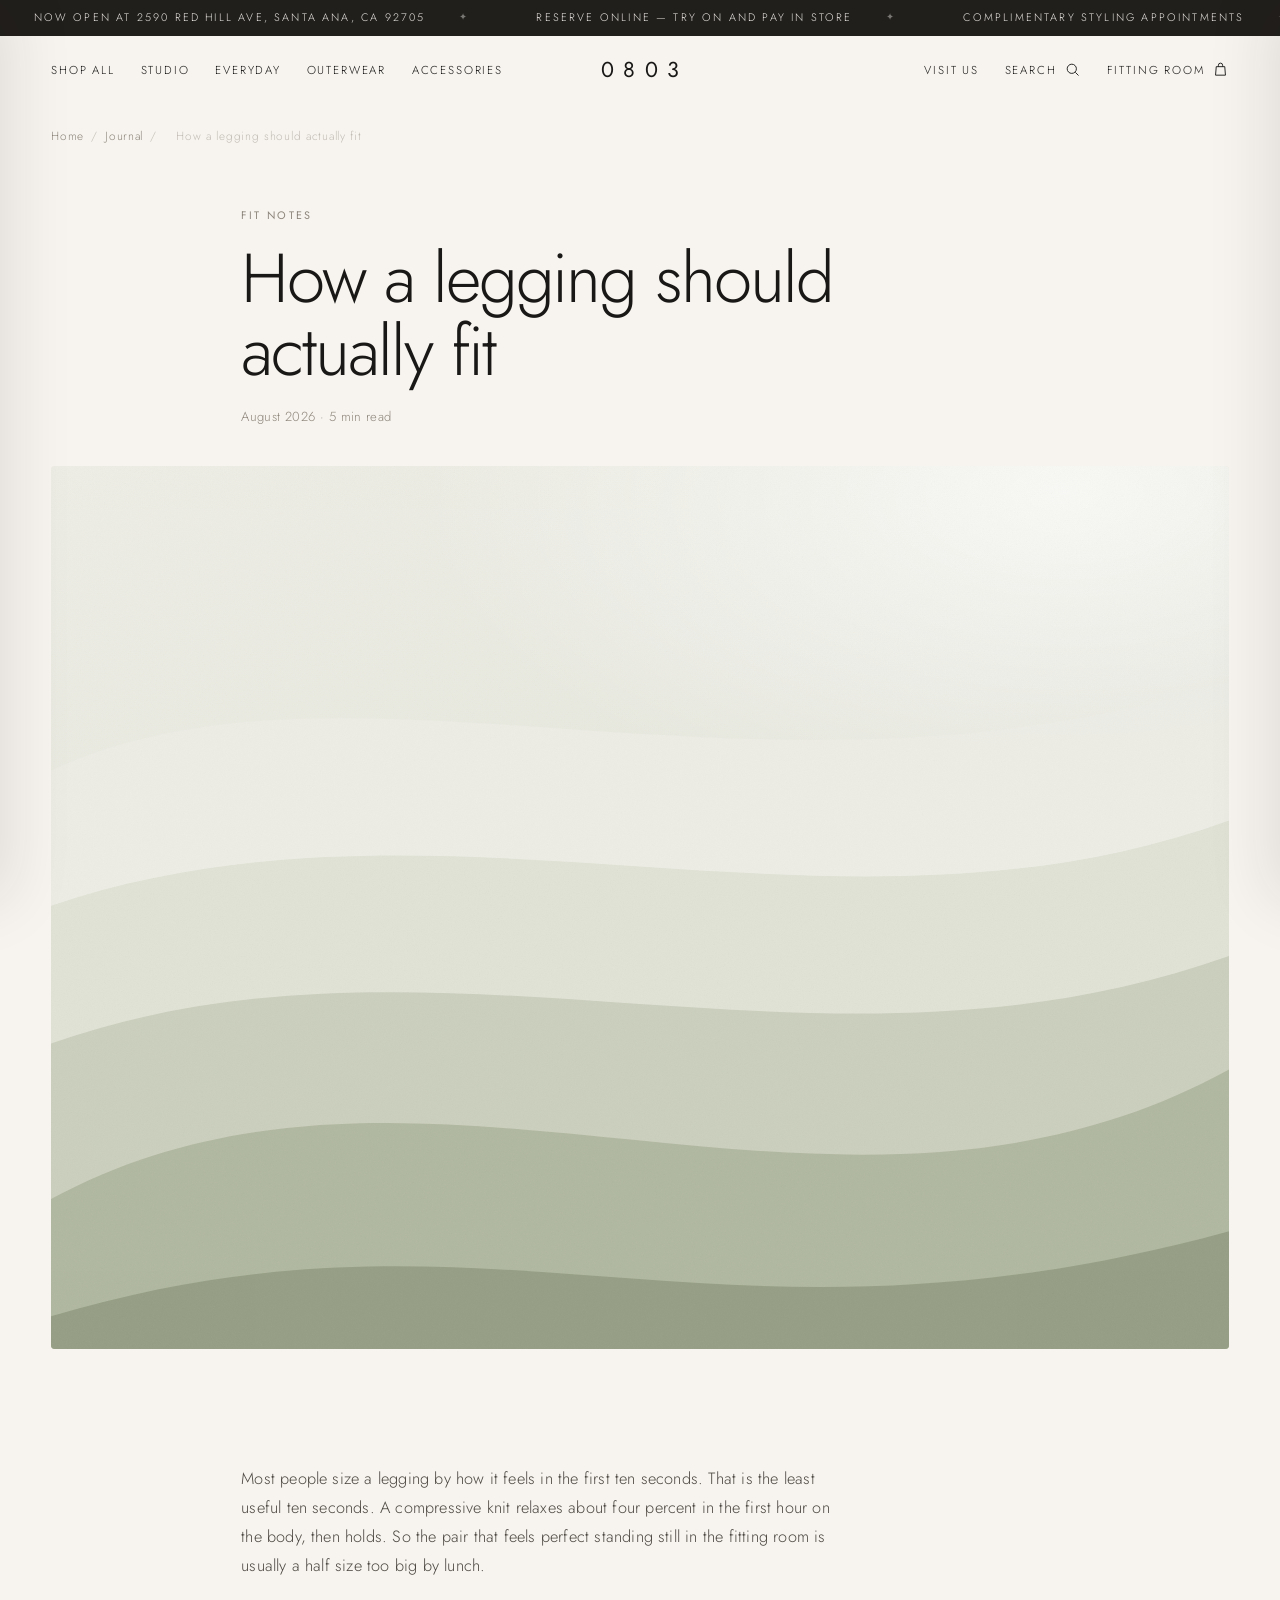
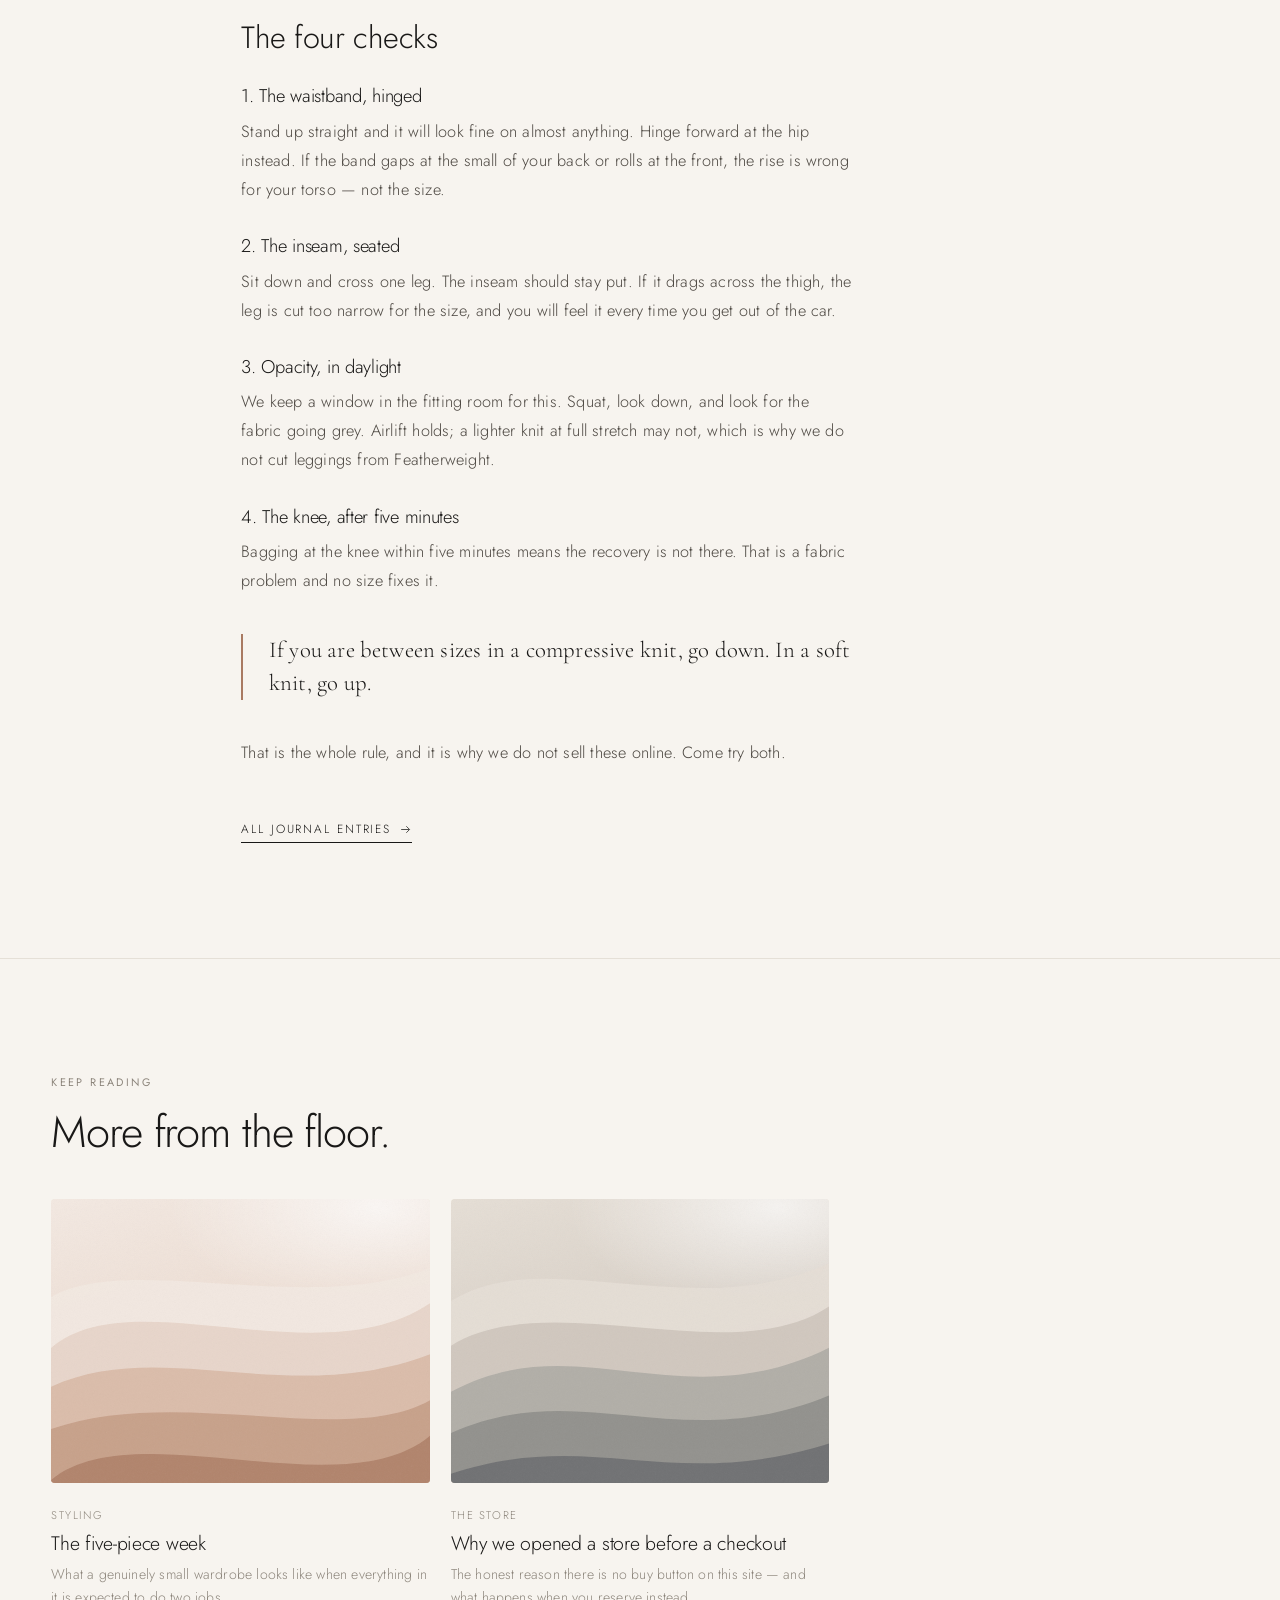
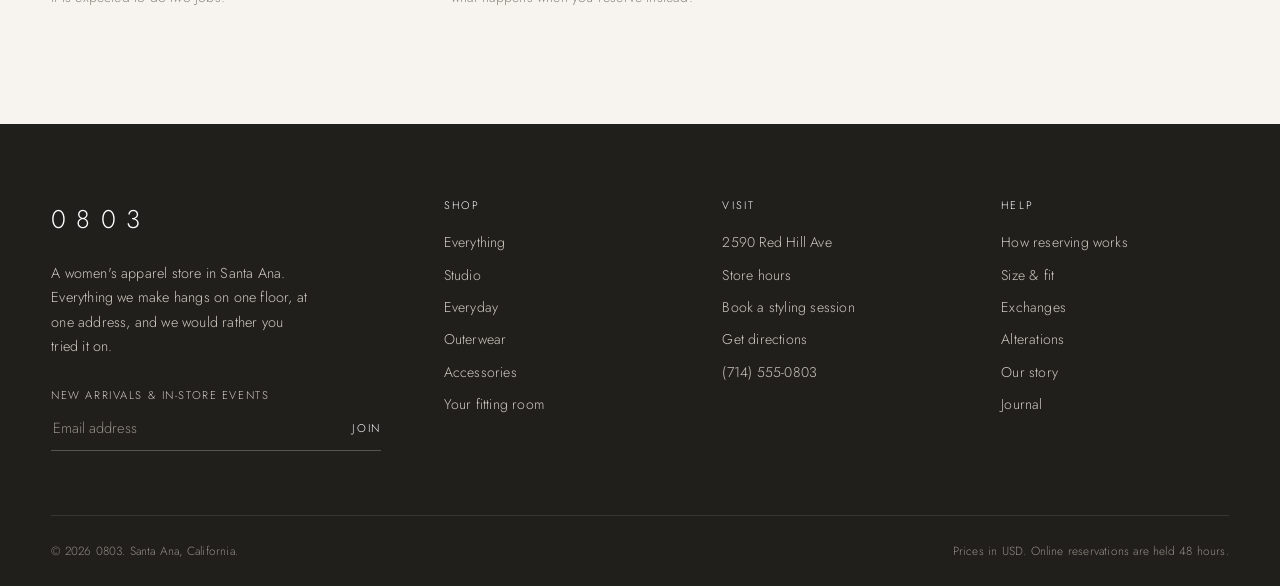
<file: article.html>
<!DOCTYPE html>
<html lang="en">
<head>
<meta charset="utf-8">
<meta name="viewport" content="width=device-width, initial-scale=1">
<title>Journal — 0803</title>
<meta name="description" content="An entry from the 0803 journal.">
<meta name="theme-color" content="#f7f4ef">
<meta property="og:title" content="Journal — 0803">
<meta property="og:description" content="An entry from the 0803 journal.">
<meta property="og:type" content="website">
<meta property="og:image" content="assets/img/editorial/hero.svg">
<link rel="icon" href="assets/img/favicon.svg" type="image/svg+xml">
<link rel="preload" href="assets/fonts/jost-var.woff2" as="font" type="font/woff2" crossorigin>
<link rel="stylesheet" href="assets/css/fonts.css">
<link rel="stylesheet" href="assets/css/styles.css">
</head>
<body>
<a class="skip" href="#main">Skip to content</a>
<div class="marquee" aria-hidden="true">
  <div class="marquee__track">
    <span>Now open at 2590 Red Hill Ave, Santa Ana, CA 92705</span><span>Reserve online — try on and pay in store</span>
    <span>Complimentary styling appointments</span><span>Free hems on full-price bottoms</span>
    <span>Now open at 2590 Red Hill Ave, Santa Ana, CA 92705</span><span>Reserve online — try on and pay in store</span>
    <span>Complimentary styling appointments</span><span>Free hems on full-price bottoms</span>
  </div>
</div>
<header class="header">
  <div class="wrap">
    <div class="header__inner">
      <div style="display:flex;align-items:center;gap:1rem">
        <nav class="nav nav--main" aria-label="Collections">
          <a class="nav__link" href="shop.html">Shop All</a>
          <a class="nav__link" href="shop.html?collection=studio">Studio</a>
          <a class="nav__link" href="shop.html?collection=everyday">Everyday</a>
          <a class="nav__link" href="shop.html?collection=outerwear">Outerwear</a>
          <a class="nav__link" href="shop.html?collection=accessories">Accessories</a>
        </nav>
        <button class="burger" data-open="menu" aria-label="Open menu"><span></span><span></span><span></span></button>
      </div>
      <a class="logo" href="index.html" aria-label="0803 home">0803</a>
      <div style="display:flex;align-items:center;justify-content:flex-end">
        <nav class="nav nav--end" aria-label="Utility">
          <a class="nav__link" href="visit.html">Visit Us</a>
          <button class="icon-btn" data-open="search" aria-label="Search"><span class="label">Search</span>
            <svg viewBox="0 0 24 24" fill="none" stroke="currentColor" stroke-width="1.3"><circle cx="11" cy="11" r="6.5"/><path d="m16 16 4.5 4.5"/></svg>
          </button>
          <button class="icon-btn" data-open="reserve" aria-label="Open fitting room">
            <span class="label">Fitting Room</span>
            <svg viewBox="0 0 24 24" fill="none" stroke="currentColor" stroke-width="1.3"><path d="M6 8h12l1 12H5L6 8Z"/><path d="M9 8V6a3 3 0 0 1 6 0v2"/></svg>
            <span class="bag-count" data-bag-count hidden>0</span>
          </button>
        </nav>
      </div>
    </div>
  </div>
</header>

<div class="panel panel--left" id="menu" role="dialog" aria-label="Menu" aria-modal="true">
  <div class="panel__head">
    <span class="panel__title">Menu</span>
    <button class="close-btn" data-close aria-label="Close menu"><svg viewBox="0 0 24 24" fill="none" stroke="currentColor" stroke-width="1.4"><path d="M5 5l14 14M19 5 5 19"/></svg></button>
  </div>
  <div class="panel__body">
    <nav class="menu-list">
      <a href="shop.html">Shop All</a>
      <a href="shop.html?collection=studio">Studio</a>
      <a href="shop.html?collection=everyday">Everyday</a>
      <a href="shop.html?collection=outerwear">Outerwear</a>
      <a href="shop.html?collection=accessories">Accessories</a>
      <a href="visit.html">Visit the Store</a>
      <a href="about.html">Our Story</a>
      <a href="journal.html">Journal</a>
      <a href="sizing.html">Size &amp; Fit</a>
      <a href="help.html">Help</a>
    </nav>
    <p class="small muted" style="margin-top:2rem">2590 Red Hill Ave, Santa Ana, CA 92705<br>
      <a href="tel:+17145550803">(714) 555-0803</a></p>
  </div>
</div>

<div class="panel" id="reserve-drawer" role="dialog" aria-label="Fitting room" aria-modal="true">
  <div class="panel__head">
    <span class="panel__title">Your fitting room</span>
    <button class="close-btn" data-close aria-label="Close"><svg viewBox="0 0 24 24" fill="none" stroke="currentColor" stroke-width="1.4"><path d="M5 5l14 14M19 5 5 19"/></svg></button>
  </div>
  <div class="panel__body" id="reserve-body"></div>
  <div class="panel__foot" id="reserve-foot"></div>
</div>

<div class="search" id="search" role="dialog" aria-label="Search">
  <div class="wrap">
    <div class="search__bar">
      <svg viewBox="0 0 24 24" fill="none" stroke="currentColor" stroke-width="1.3" style="width:22px;height:22px;flex:none"><circle cx="11" cy="11" r="6.5"/><path d="m16 16 4.5 4.5"/></svg>
      <input id="search-input" type="search" placeholder="Search pieces, fabrics, colours" autocomplete="off">
      <button class="close-btn" data-close aria-label="Close search"><svg viewBox="0 0 24 24" fill="none" stroke="currentColor" stroke-width="1.4"><path d="M5 5l14 14M19 5 5 19"/></svg></button>
    </div>
    <div class="search__results" id="search-results"></div>
  </div>
</div>
<main id="main">
  <div class="wrap">
    <nav class="crumbs" aria-label="Breadcrumb">
      <a href="index.html">Home</a><span>/</span><a href="journal.html">Journal</a><span>/</span>
      <span class="muted" id="crumb-title">Entry</span>
    </nav>
  </div>
  <section class="wrap wrap--narrow" style="padding-block:clamp(1rem,3vw,2.4rem)">
    <p class="eyebrow" id="a-kicker"></p>
    <h1 class="h1" id="a-title"></h1>
    <p class="small muted" style="margin-top:1.1rem"><span id="a-date"></span> · <span id="a-read"></span></p>
  </section>
  <div class="wrap"><div class="figure"><img id="a-image" src="" alt="" width="1200" height="900"></div></div>
  <section class="section">
    <div class="wrap wrap--narrow"><div class="prose" id="a-body"></div>
      <p style="margin-top:3rem"><a class="link" href="journal.html">All journal entries <svg viewBox="0 0 24 24" fill="none" stroke="currentColor" stroke-width="1.4"><path d="M4 12h15m-5.5-6 6 6-6 6"/></svg></a></p>
    </div>
  </section>
  <section class="section rule">
    <div class="wrap">
      <div class="section-head"><div><p class="eyebrow">Keep reading</p><h2 class="h2">More from the floor.</h2></div></div>
      <div class="grid grid--3" id="more-posts"></div>
    </div>
  </section>
</main>

<footer class="footer">
  <div class="wrap">
    <div class="footer__grid">
      <div>
        <span class="footer__logo">0803</span>
        <p style="max-width:32ch;font-size:.9rem;line-height:1.7">A women's apparel store in Santa Ana. Everything we make hangs on one floor, at one address, and we would rather you tried it on.</p>
        <form data-signup style="margin-top:1.8rem;max-width:330px">
          <label class="tiny" for="signup-email" style="display:block;margin-bottom:.7rem;color:#cfc9c0">New arrivals &amp; in-store events</label>
          <div class="field">
            <input id="signup-email" type="email" placeholder="Email address" aria-label="Email address" required>
            <button type="submit">Join</button>
          </div>
        </form>
      </div>
      <div>
        <h4>Shop</h4>
        <ul>
          <li><a href="shop.html">Everything</a></li>
          <li><a href="shop.html?collection=studio">Studio</a></li>
          <li><a href="shop.html?collection=everyday">Everyday</a></li>
          <li><a href="shop.html?collection=outerwear">Outerwear</a></li>
          <li><a href="shop.html?collection=accessories">Accessories</a></li>
          <li><a href="reserve.html">Your fitting room</a></li>
        </ul>
      </div>
      <div>
        <h4>Visit</h4>
        <ul>
          <li><a href="visit.html">2590 Red Hill Ave</a></li>
          <li><a href="visit.html#hours">Store hours</a></li>
          <li><a href="visit.html#appointments">Book a styling session</a></li>
          <li><a href="https://www.google.com/maps/search/?api=1&amp;query=2590+Red+Hill+Ave+Santa+Ana+CA+92705" target="_blank" rel="noopener">Get directions</a></li>
          <li><a href="tel:+17145550803">(714) 555-0803</a></li>
        </ul>
      </div>
      <div>
        <h4>Help</h4>
        <ul>
          <li><a href="help.html">How reserving works</a></li>
          <li><a href="sizing.html">Size &amp; fit</a></li>
          <li><a href="help.html#exchanges">Exchanges</a></li>
          <li><a href="help.html#alterations">Alterations</a></li>
          <li><a href="about.html">Our story</a></li>
          <li><a href="journal.html">Journal</a></li>
        </ul>
      </div>
    </div>
    <div class="footer__bottom">
      <span>&copy; <span data-year>2026</span> 0803. Santa Ana, California.</span>
      <span>Prices in USD. Online reservations are held 48 hours.</span>
    </div>
  </div>
</footer>

<script src="assets/js/data.js"></script>
<script src="assets/js/app.js"></script>
<script src="assets/js/journal-data.js"></script>
<script>
window.pageInit = function () {
  const post = journalById(param('id')) || JOURNAL[0];
  document.title = post.title + ' — 0803 Journal';
  document.getElementById('crumb-title').textContent = post.title;
  document.getElementById('a-kicker').textContent = post.kicker;
  document.getElementById('a-title').textContent = post.title;
  document.getElementById('a-date').textContent = post.date;
  document.getElementById('a-read').textContent = post.read + ' read';
  const img = document.getElementById('a-image');
  img.src = post.image; img.alt = '';
  document.getElementById('a-body').innerHTML = post.body;
  document.getElementById('more-posts').innerHTML = JOURNAL.filter(p => p.id !== post.id).map(p => `
    <a class="post" href="article.html?id=${p.id}">
      <span class="post__media"><img src="${p.image}" alt="" width="1200" height="900" loading="lazy"></span>
      <span class="post__body"><span class="tiny muted">${p.kicker}</span><h3>${p.title}</h3><p>${p.excerpt}</p></span>
    </a>`).join('');
};
</script>
</body>
</html>
</file>
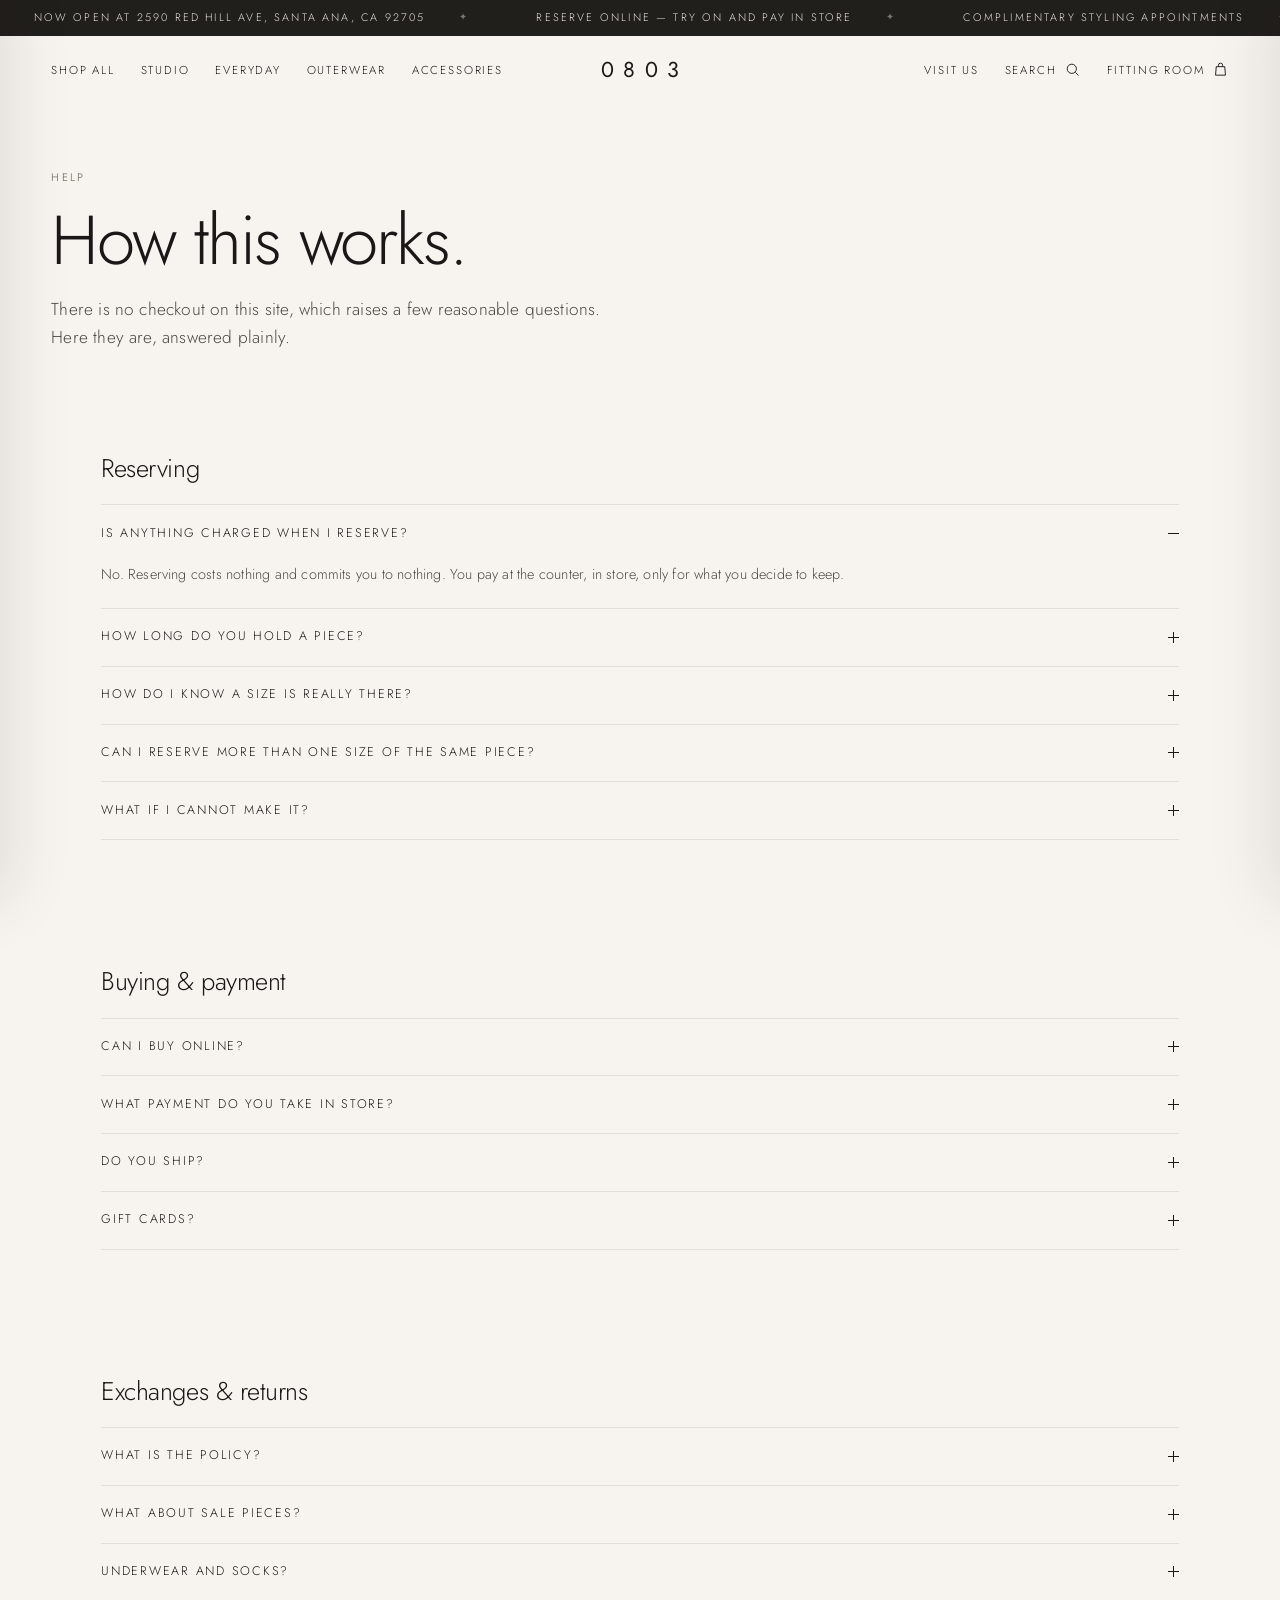
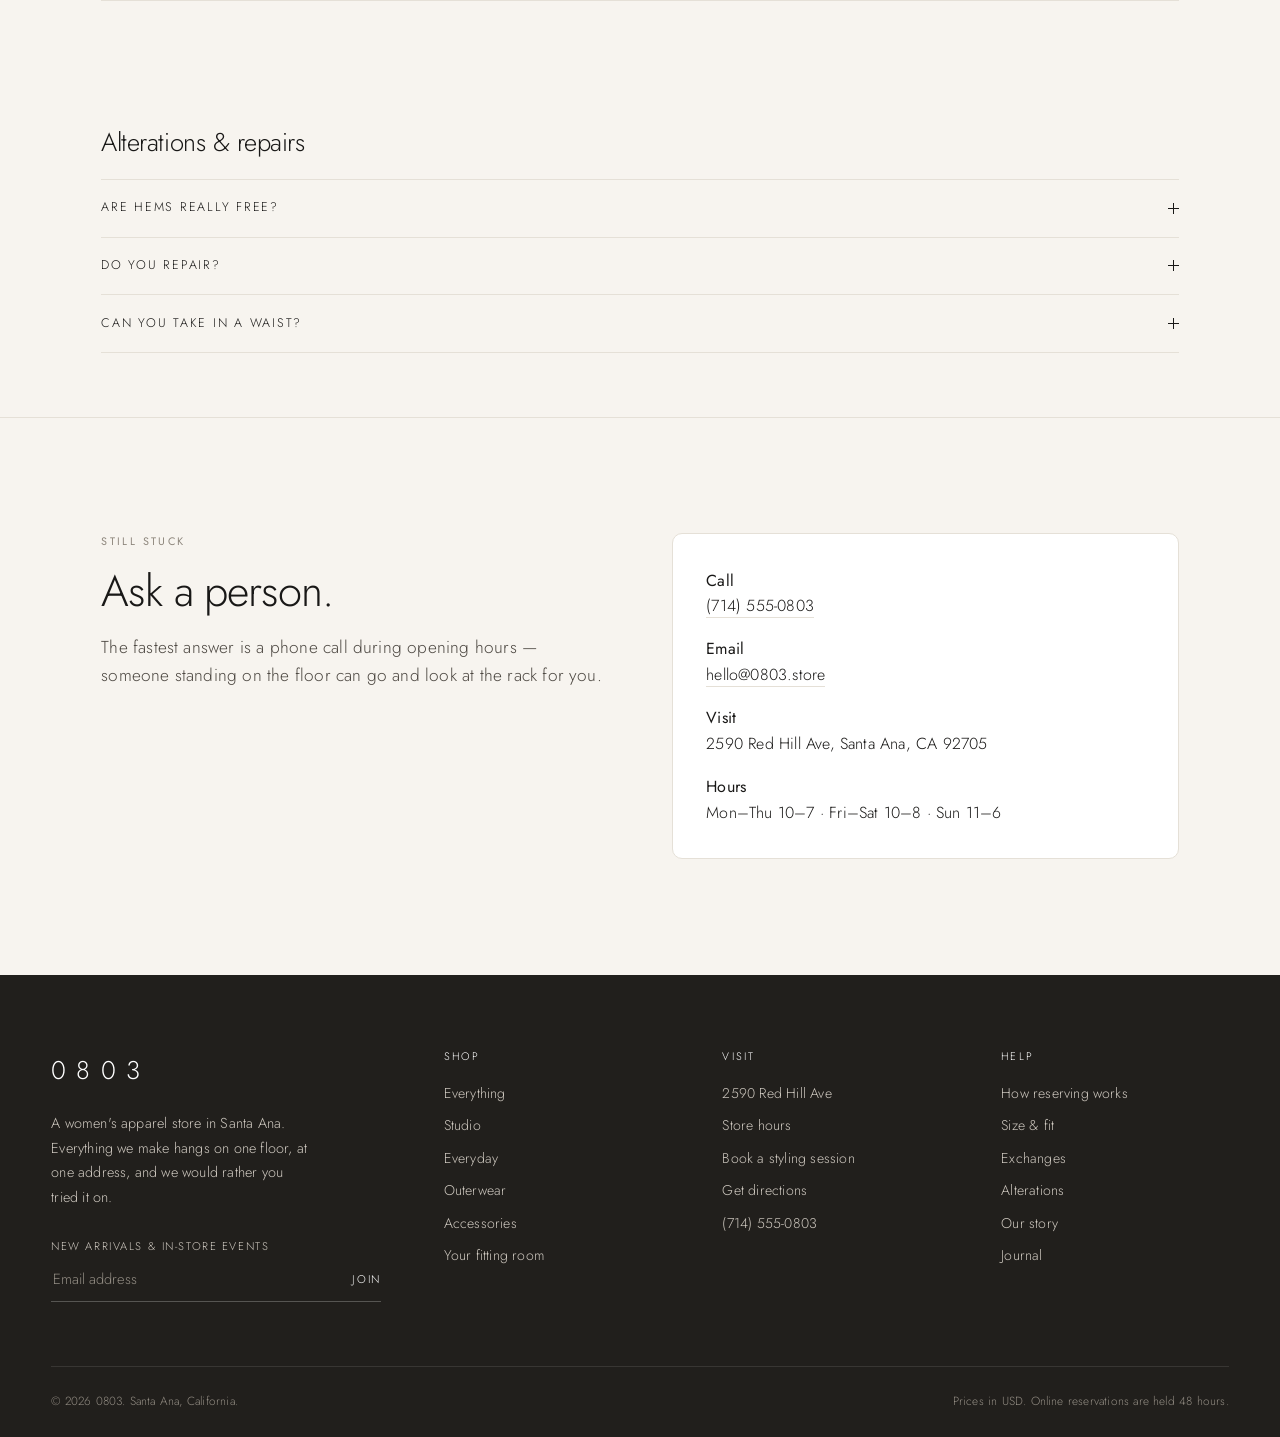
<file: help.html>
<!DOCTYPE html>
<html lang="en">
<head>
<meta charset="utf-8">
<meta name="viewport" content="width=device-width, initial-scale=1">
<title>Help — 0803</title>
<meta name="description" content="How reserving, buying, exchanges and alterations work at the 0803 store in Santa Ana.">
<meta name="theme-color" content="#f7f4ef">
<meta property="og:title" content="Help — 0803">
<meta property="og:description" content="How reserving, buying, exchanges and alterations work at the 0803 store in Santa Ana.">
<meta property="og:type" content="website">
<meta property="og:image" content="assets/img/editorial/hero.svg">
<link rel="icon" href="assets/img/favicon.svg" type="image/svg+xml">
<link rel="preload" href="assets/fonts/jost-var.woff2" as="font" type="font/woff2" crossorigin>
<link rel="stylesheet" href="assets/css/fonts.css">
<link rel="stylesheet" href="assets/css/styles.css">
</head>
<body>
<a class="skip" href="#main">Skip to content</a>
<div class="marquee" aria-hidden="true">
  <div class="marquee__track">
    <span>Now open at 2590 Red Hill Ave, Santa Ana, CA 92705</span><span>Reserve online — try on and pay in store</span>
    <span>Complimentary styling appointments</span><span>Free hems on full-price bottoms</span>
    <span>Now open at 2590 Red Hill Ave, Santa Ana, CA 92705</span><span>Reserve online — try on and pay in store</span>
    <span>Complimentary styling appointments</span><span>Free hems on full-price bottoms</span>
  </div>
</div>
<header class="header">
  <div class="wrap">
    <div class="header__inner">
      <div style="display:flex;align-items:center;gap:1rem">
        <nav class="nav nav--main" aria-label="Collections">
          <a class="nav__link" href="shop.html">Shop All</a>
          <a class="nav__link" href="shop.html?collection=studio">Studio</a>
          <a class="nav__link" href="shop.html?collection=everyday">Everyday</a>
          <a class="nav__link" href="shop.html?collection=outerwear">Outerwear</a>
          <a class="nav__link" href="shop.html?collection=accessories">Accessories</a>
        </nav>
        <button class="burger" data-open="menu" aria-label="Open menu"><span></span><span></span><span></span></button>
      </div>
      <a class="logo" href="index.html" aria-label="0803 home">0803</a>
      <div style="display:flex;align-items:center;justify-content:flex-end">
        <nav class="nav nav--end" aria-label="Utility">
          <a class="nav__link" href="visit.html">Visit Us</a>
          <button class="icon-btn" data-open="search" aria-label="Search"><span class="label">Search</span>
            <svg viewBox="0 0 24 24" fill="none" stroke="currentColor" stroke-width="1.3"><circle cx="11" cy="11" r="6.5"/><path d="m16 16 4.5 4.5"/></svg>
          </button>
          <button class="icon-btn" data-open="reserve" aria-label="Open fitting room">
            <span class="label">Fitting Room</span>
            <svg viewBox="0 0 24 24" fill="none" stroke="currentColor" stroke-width="1.3"><path d="M6 8h12l1 12H5L6 8Z"/><path d="M9 8V6a3 3 0 0 1 6 0v2"/></svg>
            <span class="bag-count" data-bag-count hidden>0</span>
          </button>
        </nav>
      </div>
    </div>
  </div>
</header>

<div class="panel panel--left" id="menu" role="dialog" aria-label="Menu" aria-modal="true">
  <div class="panel__head">
    <span class="panel__title">Menu</span>
    <button class="close-btn" data-close aria-label="Close menu"><svg viewBox="0 0 24 24" fill="none" stroke="currentColor" stroke-width="1.4"><path d="M5 5l14 14M19 5 5 19"/></svg></button>
  </div>
  <div class="panel__body">
    <nav class="menu-list">
      <a href="shop.html">Shop All</a>
      <a href="shop.html?collection=studio">Studio</a>
      <a href="shop.html?collection=everyday">Everyday</a>
      <a href="shop.html?collection=outerwear">Outerwear</a>
      <a href="shop.html?collection=accessories">Accessories</a>
      <a href="visit.html">Visit the Store</a>
      <a href="about.html">Our Story</a>
      <a href="journal.html">Journal</a>
      <a href="sizing.html">Size &amp; Fit</a>
      <a href="help.html">Help</a>
    </nav>
    <p class="small muted" style="margin-top:2rem">2590 Red Hill Ave, Santa Ana, CA 92705<br>
      <a href="tel:+17145550803">(714) 555-0803</a></p>
  </div>
</div>

<div class="panel" id="reserve-drawer" role="dialog" aria-label="Fitting room" aria-modal="true">
  <div class="panel__head">
    <span class="panel__title">Your fitting room</span>
    <button class="close-btn" data-close aria-label="Close"><svg viewBox="0 0 24 24" fill="none" stroke="currentColor" stroke-width="1.4"><path d="M5 5l14 14M19 5 5 19"/></svg></button>
  </div>
  <div class="panel__body" id="reserve-body"></div>
  <div class="panel__foot" id="reserve-foot"></div>
</div>

<div class="search" id="search" role="dialog" aria-label="Search">
  <div class="wrap">
    <div class="search__bar">
      <svg viewBox="0 0 24 24" fill="none" stroke="currentColor" stroke-width="1.3" style="width:22px;height:22px;flex:none"><circle cx="11" cy="11" r="6.5"/><path d="m16 16 4.5 4.5"/></svg>
      <input id="search-input" type="search" placeholder="Search pieces, fabrics, colours" autocomplete="off">
      <button class="close-btn" data-close aria-label="Close search"><svg viewBox="0 0 24 24" fill="none" stroke="currentColor" stroke-width="1.4"><path d="M5 5l14 14M19 5 5 19"/></svg></button>
    </div>
    <div class="search__results" id="search-results"></div>
  </div>
</div>
<main id="main">
  <section class="wrap" style="padding-top:clamp(2.4rem,5vw,4.4rem);padding-bottom:clamp(1.6rem,3vw,2.6rem)">
    <p class="eyebrow">Help</p>
    <h1 class="h1">How this works.</h1>
    <p class="lede" style="margin-top:1.2rem">There is no checkout on this site, which raises a few reasonable questions. Here they are, answered plainly.</p>
  </section>

  <section class="section section--tight">
    <div class="wrap wrap--mid">
      <h2 class="h3" style="margin-bottom:1.4rem" id="reserving">Reserving</h2>
      <div class="acc">
  <div class="acc__item is-open">
    <button class="acc__btn" aria-expanded="true">Is anything charged when I reserve? <span class="plus"></span></button>
    <div class="acc__panel"><div><div class="inner">No. Reserving costs nothing and commits you to nothing. You pay at the counter, in store, only for what you decide to keep.</div></div></div>
  </div>
  <div class="acc__item">
    <button class="acc__btn" aria-expanded="false">How long do you hold a piece? <span class="plus"></span></button>
    <div class="acc__panel"><div><div class="inner">Forty-eight hours from the moment you place the hold. After that it goes back on the floor. If you need longer, call us and we will usually extend it once.</div></div></div>
  </div>
  <div class="acc__item">
    <button class="acc__btn" aria-expanded="false">How do I know a size is really there? <span class="plus"></span></button>
    <div class="acc__panel"><div><div class="inner">Every size on this site is checked against what is physically hanging at 2590 Red Hill Avenue. A greyed-out size is not in the building today. Counts do move during the day, so on a busy Saturday call ahead for the last one.</div></div></div>
  </div>
  <div class="acc__item">
    <button class="acc__btn" aria-expanded="false">Can I reserve more than one size of the same piece? <span class="plus"></span></button>
    <div class="acc__panel"><div><div class="inner">Yes, and you should if you are between sizes. Add both to your fitting room and we will hang them together.</div></div></div>
  </div>
  <div class="acc__item">
    <button class="acc__btn" aria-expanded="false">What if I cannot make it? <span class="plus"></span></button>
    <div class="acc__panel"><div><div class="inner">Nothing happens — the hold expires and the pieces go back out. A quick call to (714) 555-0803 is appreciated so we can release them sooner.</div></div></div>
  </div>
</div>
    </div>
  </section>

  <section class="section section--tight">
    <div class="wrap wrap--mid">
      <h2 class="h3" style="margin-bottom:1.4rem" id="buying">Buying &amp; payment</h2>
      <div class="acc">
  <div class="acc__item">
    <button class="acc__btn" aria-expanded="false">Can I buy online? <span class="plus"></span></button>
    <div class="acc__panel"><div><div class="inner">Not yet. We opened the store first on purpose — most returns in this category are fit problems, and a fitting room solves those better than a shipping label. Online ordering will come once sizing is settled.</div></div></div>
  </div>
  <div class="acc__item">
    <button class="acc__btn" aria-expanded="false">What payment do you take in store? <span class="plus"></span></button>
    <div class="acc__panel"><div><div class="inner">All major cards, Apple Pay, Google Pay and cash. Prices on this site are in USD and exclude sales tax, which is added at the counter.</div></div></div>
  </div>
  <div class="acc__item">
    <button class="acc__btn" aria-expanded="false">Do you ship? <span class="plus"></span></button>
    <div class="acc__panel"><div><div class="inner">Only for pieces already paid for in store — we will send them anywhere in the US for a flat $12 if you would rather not carry them.</div></div></div>
  </div>
  <div class="acc__item">
    <button class="acc__btn" aria-expanded="false">Gift cards? <span class="plus"></span></button>
    <div class="acc__panel"><div><div class="inner">Available at the counter in any amount, and they never expire.</div></div></div>
  </div>
</div>
    </div>
  </section>

  <section class="section section--tight">
    <div class="wrap wrap--mid">
      <h2 class="h3" style="margin-bottom:1.4rem" id="exchanges">Exchanges &amp; returns</h2>
      <div class="acc">
  <div class="acc__item">
    <button class="acc__btn" aria-expanded="false">What is the policy? <span class="plus"></span></button>
    <div class="acc__panel"><div><div class="inner">Thirty days, unworn, tags attached, with the receipt. Full refund to the original payment method, or an exchange for anything on the floor.</div></div></div>
  </div>
  <div class="acc__item">
    <button class="acc__btn" aria-expanded="false">What about sale pieces? <span class="plus"></span></button>
    <div class="acc__panel"><div><div class="inner">Final-sale pieces are marked on the tag and at the counter. Everything else follows the standard thirty days.</div></div></div>
  </div>
  <div class="acc__item">
    <button class="acc__btn" aria-expanded="false">Underwear and socks? <span class="plus"></span></button>
    <div class="acc__panel"><div><div class="inner">For hygiene reasons, bras, bodysuits and socks can only be exchanged if the packaging and liner are intact.</div></div></div>
  </div>
</div>
    </div>
  </section>

  <section class="section section--tight">
    <div class="wrap wrap--mid">
      <h2 class="h3" style="margin-bottom:1.4rem" id="alterations">Alterations &amp; repairs</h2>
      <div class="acc">
  <div class="acc__item">
    <button class="acc__btn" aria-expanded="false">Are hems really free? <span class="plus"></span></button>
    <div class="acc__panel"><div><div class="inner">On full-price trousers and leggings, yes, and usually done in about twenty minutes while you wait. On sale pieces it is $18.</div></div></div>
  </div>
  <div class="acc__item">
    <button class="acc__btn" aria-expanded="false">Do you repair? <span class="plus"></span></button>
    <div class="acc__panel"><div><div class="inner">Seams, cuffs and waistbands on anything carrying our label, free for the first year from purchase. Bring the receipt if you have it; we can usually find the sale without it.</div></div></div>
  </div>
  <div class="acc__item">
    <button class="acc__btn" aria-expanded="false">Can you take in a waist? <span class="plus"></span></button>
    <div class="acc__panel"><div><div class="inner">On woven bottoms, yes — about a week and $28. We do not alter compressive knits, because taking them in changes how they hold.</div></div></div>
  </div>
</div>
    </div>
  </section>

  <section class="section rule">
    <div class="wrap wrap--mid">
      <div class="split" style="align-items:start">
        <div>
          <p class="eyebrow">Still stuck</p>
          <h2 class="h2">Ask a person.</h2>
          <p class="lede" style="margin-top:1.2rem">The fastest answer is a phone call during opening hours — someone standing on the floor can go and look at the rack for you.</p>
        </div>
        <div class="info-card">
          <p><strong style="font-weight:400">Call</strong><br><a href="tel:+17145550803" style="border-bottom:1px solid var(--line)">(714) 555-0803</a></p>
          <p><strong style="font-weight:400">Email</strong><br><a href="mailto:hello@0803.store" style="border-bottom:1px solid var(--line)">hello@0803.store</a></p>
          <p><strong style="font-weight:400">Visit</strong><br>2590 Red Hill Ave, Santa Ana, CA 92705</p>
          <p style="margin-bottom:0"><strong style="font-weight:400">Hours</strong><br>Mon–Thu 10–7 · Fri–Sat 10–8 · Sun 11–6</p>
        </div>
      </div>
    </div>
  </section>
</main>

<footer class="footer">
  <div class="wrap">
    <div class="footer__grid">
      <div>
        <span class="footer__logo">0803</span>
        <p style="max-width:32ch;font-size:.9rem;line-height:1.7">A women's apparel store in Santa Ana. Everything we make hangs on one floor, at one address, and we would rather you tried it on.</p>
        <form data-signup style="margin-top:1.8rem;max-width:330px">
          <label class="tiny" for="signup-email" style="display:block;margin-bottom:.7rem;color:#cfc9c0">New arrivals &amp; in-store events</label>
          <div class="field">
            <input id="signup-email" type="email" placeholder="Email address" aria-label="Email address" required>
            <button type="submit">Join</button>
          </div>
        </form>
      </div>
      <div>
        <h4>Shop</h4>
        <ul>
          <li><a href="shop.html">Everything</a></li>
          <li><a href="shop.html?collection=studio">Studio</a></li>
          <li><a href="shop.html?collection=everyday">Everyday</a></li>
          <li><a href="shop.html?collection=outerwear">Outerwear</a></li>
          <li><a href="shop.html?collection=accessories">Accessories</a></li>
          <li><a href="reserve.html">Your fitting room</a></li>
        </ul>
      </div>
      <div>
        <h4>Visit</h4>
        <ul>
          <li><a href="visit.html">2590 Red Hill Ave</a></li>
          <li><a href="visit.html#hours">Store hours</a></li>
          <li><a href="visit.html#appointments">Book a styling session</a></li>
          <li><a href="https://www.google.com/maps/search/?api=1&amp;query=2590+Red+Hill+Ave+Santa+Ana+CA+92705" target="_blank" rel="noopener">Get directions</a></li>
          <li><a href="tel:+17145550803">(714) 555-0803</a></li>
        </ul>
      </div>
      <div>
        <h4>Help</h4>
        <ul>
          <li><a href="help.html">How reserving works</a></li>
          <li><a href="sizing.html">Size &amp; fit</a></li>
          <li><a href="help.html#exchanges">Exchanges</a></li>
          <li><a href="help.html#alterations">Alterations</a></li>
          <li><a href="about.html">Our story</a></li>
          <li><a href="journal.html">Journal</a></li>
        </ul>
      </div>
    </div>
    <div class="footer__bottom">
      <span>&copy; <span data-year>2026</span> 0803. Santa Ana, California.</span>
      <span>Prices in USD. Online reservations are held 48 hours.</span>
    </div>
  </div>
</footer>

<script src="assets/js/data.js"></script>
<script src="assets/js/app.js"></script>
</body>
</html>
</file>
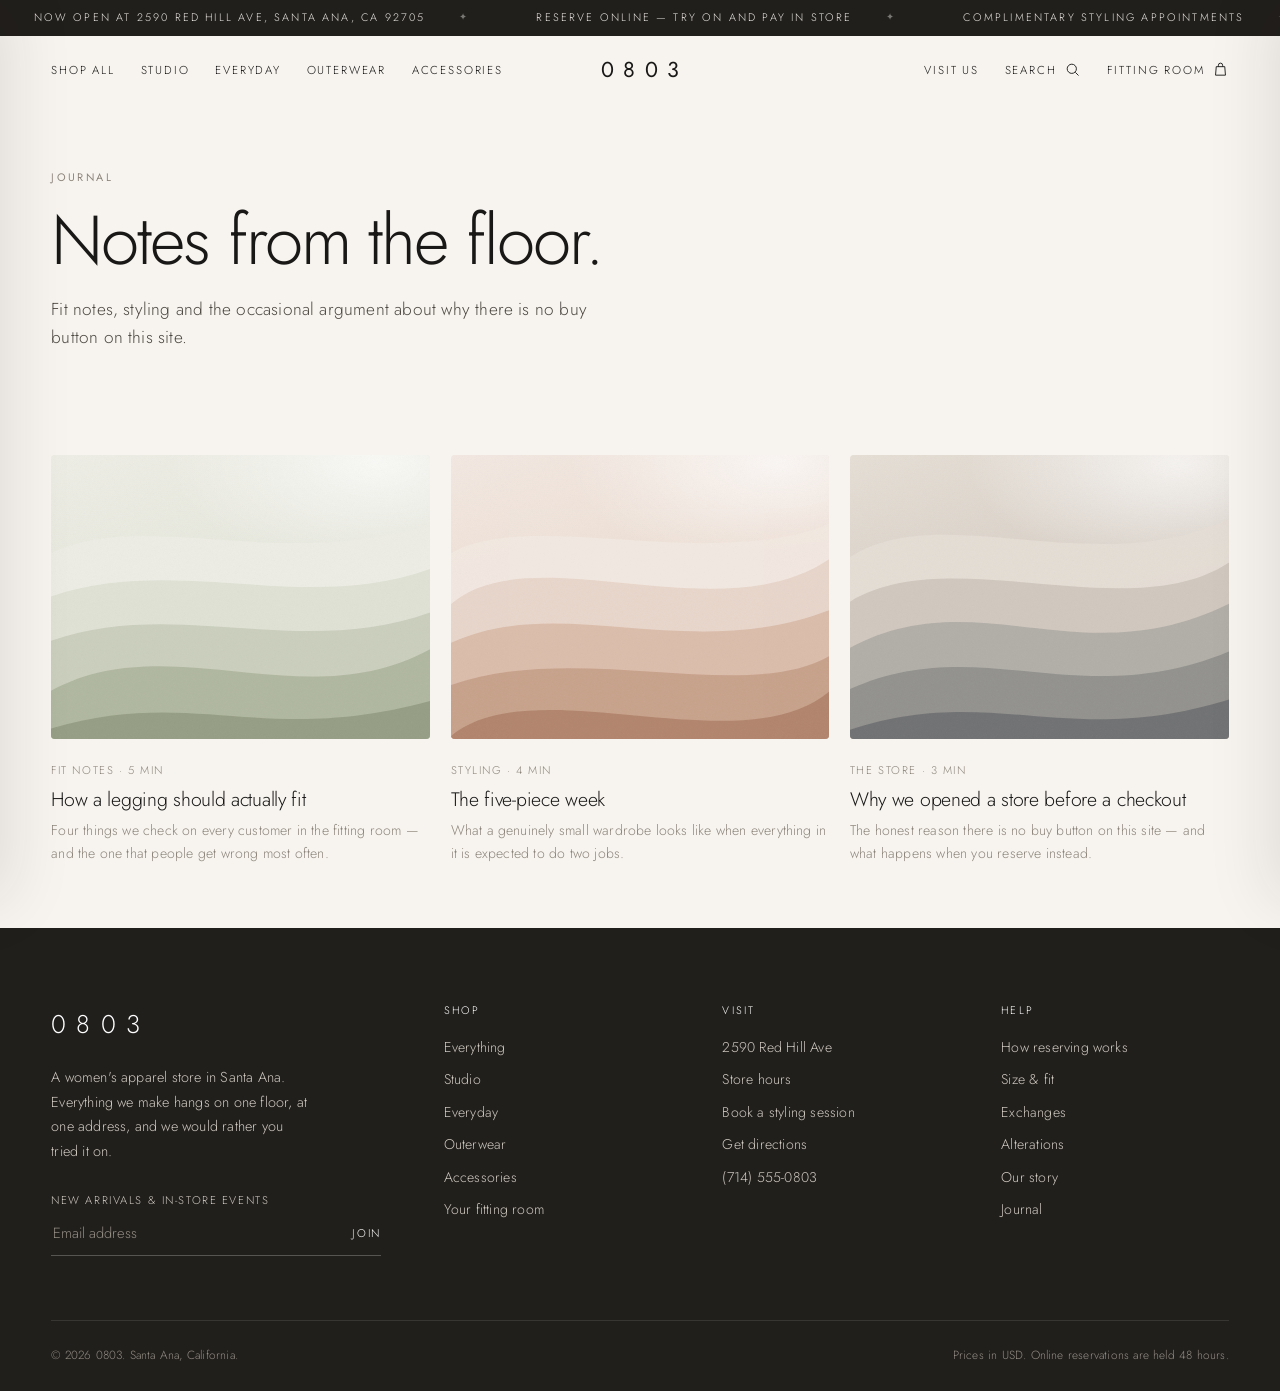
<file: journal.html>
<!DOCTYPE html>
<html lang="en">
<head>
<meta charset="utf-8">
<meta name="viewport" content="width=device-width, initial-scale=1">
<title>Journal — 0803</title>
<meta name="description" content="Fit notes, styling and store news from 0803 in Santa Ana.">
<meta name="theme-color" content="#f7f4ef">
<meta property="og:title" content="Journal — 0803">
<meta property="og:description" content="Fit notes, styling and store news from 0803 in Santa Ana.">
<meta property="og:type" content="website">
<meta property="og:image" content="assets/img/editorial/hero.svg">
<link rel="icon" href="assets/img/favicon.svg" type="image/svg+xml">
<link rel="preload" href="assets/fonts/jost-var.woff2" as="font" type="font/woff2" crossorigin>
<link rel="stylesheet" href="assets/css/fonts.css">
<link rel="stylesheet" href="assets/css/styles.css">
</head>
<body>
<a class="skip" href="#main">Skip to content</a>
<div class="marquee" aria-hidden="true">
  <div class="marquee__track">
    <span>Now open at 2590 Red Hill Ave, Santa Ana, CA 92705</span><span>Reserve online — try on and pay in store</span>
    <span>Complimentary styling appointments</span><span>Free hems on full-price bottoms</span>
    <span>Now open at 2590 Red Hill Ave, Santa Ana, CA 92705</span><span>Reserve online — try on and pay in store</span>
    <span>Complimentary styling appointments</span><span>Free hems on full-price bottoms</span>
  </div>
</div>
<header class="header">
  <div class="wrap">
    <div class="header__inner">
      <div style="display:flex;align-items:center;gap:1rem">
        <nav class="nav nav--main" aria-label="Collections">
          <a class="nav__link" href="shop.html">Shop All</a>
          <a class="nav__link" href="shop.html?collection=studio">Studio</a>
          <a class="nav__link" href="shop.html?collection=everyday">Everyday</a>
          <a class="nav__link" href="shop.html?collection=outerwear">Outerwear</a>
          <a class="nav__link" href="shop.html?collection=accessories">Accessories</a>
        </nav>
        <button class="burger" data-open="menu" aria-label="Open menu"><span></span><span></span><span></span></button>
      </div>
      <a class="logo" href="index.html" aria-label="0803 home">0803</a>
      <div style="display:flex;align-items:center;justify-content:flex-end">
        <nav class="nav nav--end" aria-label="Utility">
          <a class="nav__link" href="visit.html">Visit Us</a>
          <button class="icon-btn" data-open="search" aria-label="Search"><span class="label">Search</span>
            <svg viewBox="0 0 24 24" fill="none" stroke="currentColor" stroke-width="1.3"><circle cx="11" cy="11" r="6.5"/><path d="m16 16 4.5 4.5"/></svg>
          </button>
          <button class="icon-btn" data-open="reserve" aria-label="Open fitting room">
            <span class="label">Fitting Room</span>
            <svg viewBox="0 0 24 24" fill="none" stroke="currentColor" stroke-width="1.3"><path d="M6 8h12l1 12H5L6 8Z"/><path d="M9 8V6a3 3 0 0 1 6 0v2"/></svg>
            <span class="bag-count" data-bag-count hidden>0</span>
          </button>
        </nav>
      </div>
    </div>
  </div>
</header>

<div class="panel panel--left" id="menu" role="dialog" aria-label="Menu" aria-modal="true">
  <div class="panel__head">
    <span class="panel__title">Menu</span>
    <button class="close-btn" data-close aria-label="Close menu"><svg viewBox="0 0 24 24" fill="none" stroke="currentColor" stroke-width="1.4"><path d="M5 5l14 14M19 5 5 19"/></svg></button>
  </div>
  <div class="panel__body">
    <nav class="menu-list">
      <a href="shop.html">Shop All</a>
      <a href="shop.html?collection=studio">Studio</a>
      <a href="shop.html?collection=everyday">Everyday</a>
      <a href="shop.html?collection=outerwear">Outerwear</a>
      <a href="shop.html?collection=accessories">Accessories</a>
      <a href="visit.html">Visit the Store</a>
      <a href="about.html">Our Story</a>
      <a href="journal.html">Journal</a>
      <a href="sizing.html">Size &amp; Fit</a>
      <a href="help.html">Help</a>
    </nav>
    <p class="small muted" style="margin-top:2rem">2590 Red Hill Ave, Santa Ana, CA 92705<br>
      <a href="tel:+17145550803">(714) 555-0803</a></p>
  </div>
</div>

<div class="panel" id="reserve-drawer" role="dialog" aria-label="Fitting room" aria-modal="true">
  <div class="panel__head">
    <span class="panel__title">Your fitting room</span>
    <button class="close-btn" data-close aria-label="Close"><svg viewBox="0 0 24 24" fill="none" stroke="currentColor" stroke-width="1.4"><path d="M5 5l14 14M19 5 5 19"/></svg></button>
  </div>
  <div class="panel__body" id="reserve-body"></div>
  <div class="panel__foot" id="reserve-foot"></div>
</div>

<div class="search" id="search" role="dialog" aria-label="Search">
  <div class="wrap">
    <div class="search__bar">
      <svg viewBox="0 0 24 24" fill="none" stroke="currentColor" stroke-width="1.3" style="width:22px;height:22px;flex:none"><circle cx="11" cy="11" r="6.5"/><path d="m16 16 4.5 4.5"/></svg>
      <input id="search-input" type="search" placeholder="Search pieces, fabrics, colours" autocomplete="off">
      <button class="close-btn" data-close aria-label="Close search"><svg viewBox="0 0 24 24" fill="none" stroke="currentColor" stroke-width="1.4"><path d="M5 5l14 14M19 5 5 19"/></svg></button>
    </div>
    <div class="search__results" id="search-results"></div>
  </div>
</div>
<main id="main">
  <section class="wrap" style="padding-top:clamp(2.4rem,5vw,4.4rem);padding-bottom:clamp(1.6rem,3vw,2.6rem)">
    <p class="eyebrow">Journal</p>
    <h1 class="h1">Notes from the floor.</h1>
    <p class="lede" style="margin-top:1.2rem">Fit notes, styling and the occasional argument about why there is no buy button on this site.</p>
  </section>
  <section class="section section--tight">
    <div class="wrap"><div class="grid grid--3" id="journal-grid"></div></div>
  </section>
</main>

<footer class="footer">
  <div class="wrap">
    <div class="footer__grid">
      <div>
        <span class="footer__logo">0803</span>
        <p style="max-width:32ch;font-size:.9rem;line-height:1.7">A women's apparel store in Santa Ana. Everything we make hangs on one floor, at one address, and we would rather you tried it on.</p>
        <form data-signup style="margin-top:1.8rem;max-width:330px">
          <label class="tiny" for="signup-email" style="display:block;margin-bottom:.7rem;color:#cfc9c0">New arrivals &amp; in-store events</label>
          <div class="field">
            <input id="signup-email" type="email" placeholder="Email address" aria-label="Email address" required>
            <button type="submit">Join</button>
          </div>
        </form>
      </div>
      <div>
        <h4>Shop</h4>
        <ul>
          <li><a href="shop.html">Everything</a></li>
          <li><a href="shop.html?collection=studio">Studio</a></li>
          <li><a href="shop.html?collection=everyday">Everyday</a></li>
          <li><a href="shop.html?collection=outerwear">Outerwear</a></li>
          <li><a href="shop.html?collection=accessories">Accessories</a></li>
          <li><a href="reserve.html">Your fitting room</a></li>
        </ul>
      </div>
      <div>
        <h4>Visit</h4>
        <ul>
          <li><a href="visit.html">2590 Red Hill Ave</a></li>
          <li><a href="visit.html#hours">Store hours</a></li>
          <li><a href="visit.html#appointments">Book a styling session</a></li>
          <li><a href="https://www.google.com/maps/search/?api=1&amp;query=2590+Red+Hill+Ave+Santa+Ana+CA+92705" target="_blank" rel="noopener">Get directions</a></li>
          <li><a href="tel:+17145550803">(714) 555-0803</a></li>
        </ul>
      </div>
      <div>
        <h4>Help</h4>
        <ul>
          <li><a href="help.html">How reserving works</a></li>
          <li><a href="sizing.html">Size &amp; fit</a></li>
          <li><a href="help.html#exchanges">Exchanges</a></li>
          <li><a href="help.html#alterations">Alterations</a></li>
          <li><a href="about.html">Our story</a></li>
          <li><a href="journal.html">Journal</a></li>
        </ul>
      </div>
    </div>
    <div class="footer__bottom">
      <span>&copy; <span data-year>2026</span> 0803. Santa Ana, California.</span>
      <span>Prices in USD. Online reservations are held 48 hours.</span>
    </div>
  </div>
</footer>

<script src="assets/js/data.js"></script>
<script src="assets/js/app.js"></script>
<script src="assets/js/journal-data.js"></script>
<script>
window.pageInit = function () {
  document.getElementById('journal-grid').innerHTML = JOURNAL.map((post, i) => `
    <a class="post reveal reveal-d${i}" href="article.html?id=${post.id}">
      <span class="post__media"><img src="${post.image}" alt="" width="1200" height="900" loading="lazy"></span>
      <span class="post__body">
        <span class="tiny muted">${post.kicker} · ${post.read}</span>
        <h3>${post.title}</h3>
        <p>${post.excerpt}</p>
      </span>
    </a>`).join('');
  initReveal();
};
</script>
</body>
</html>
</file>
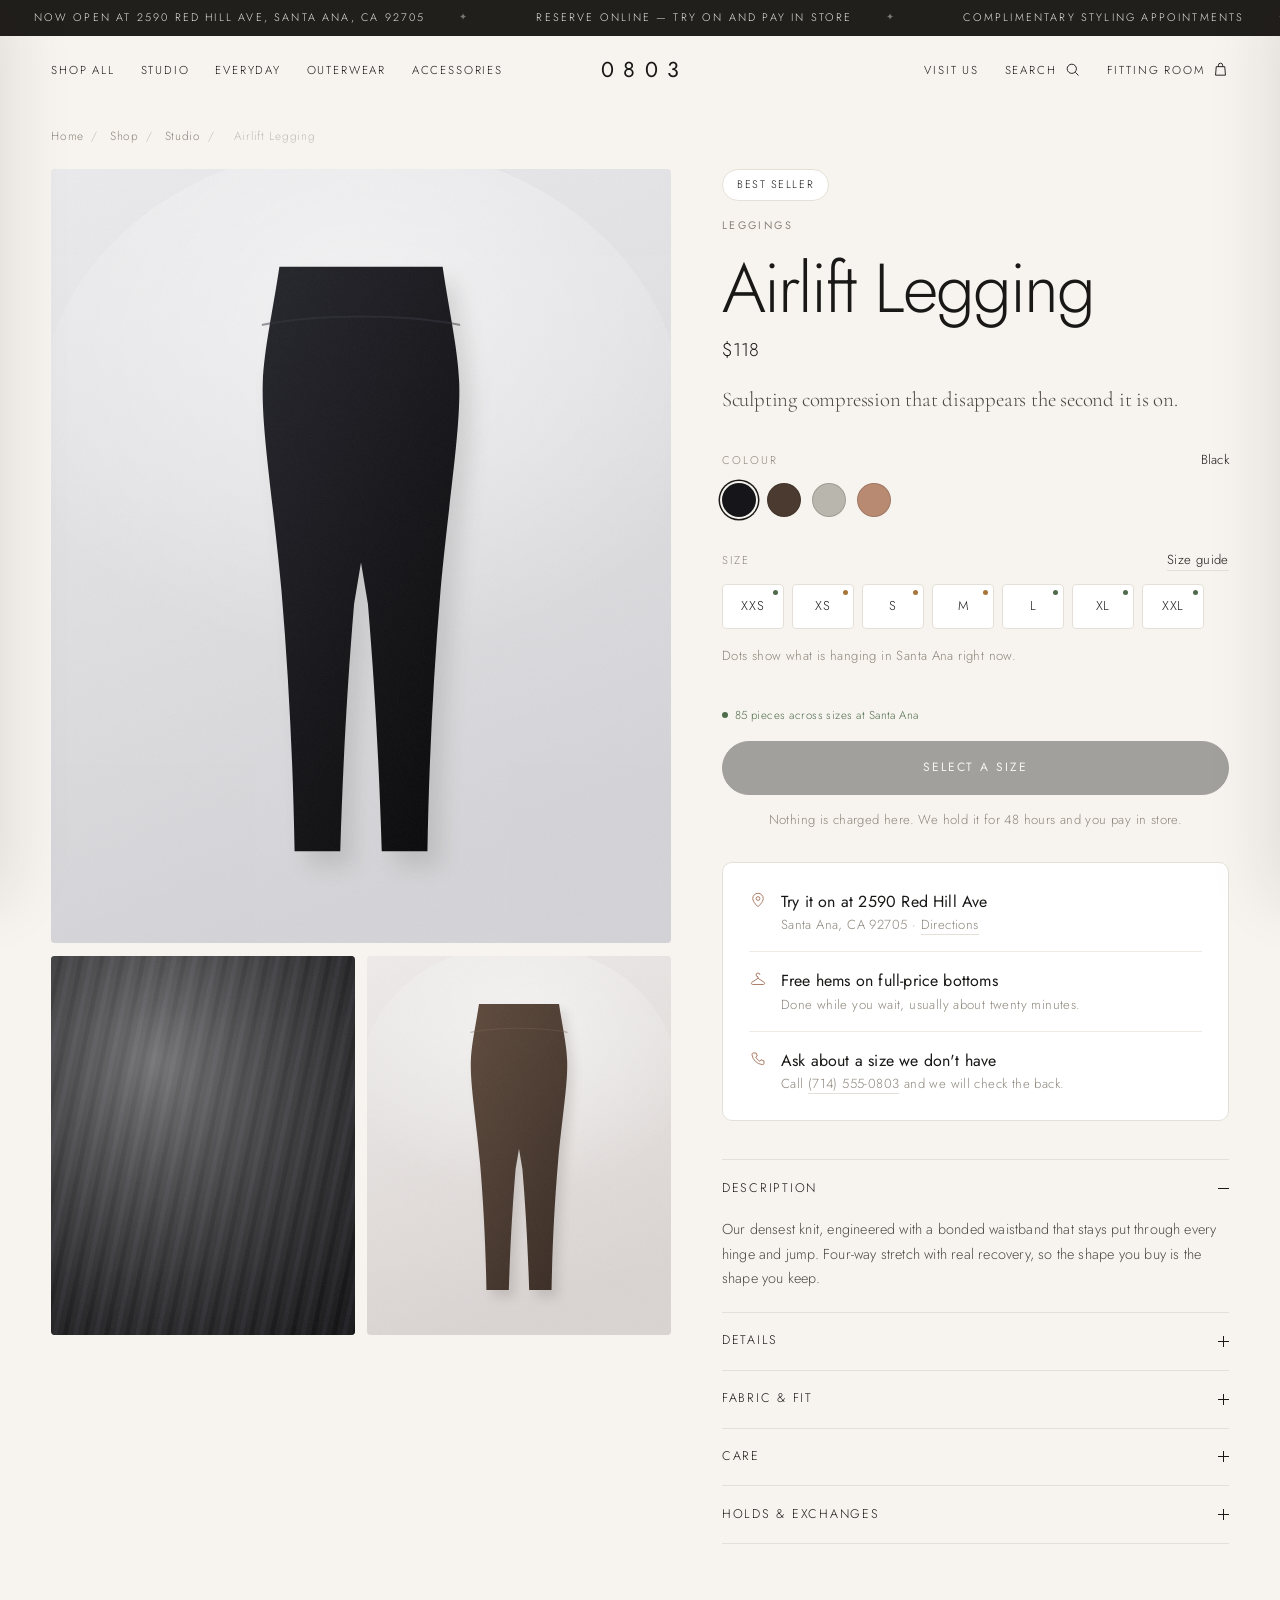
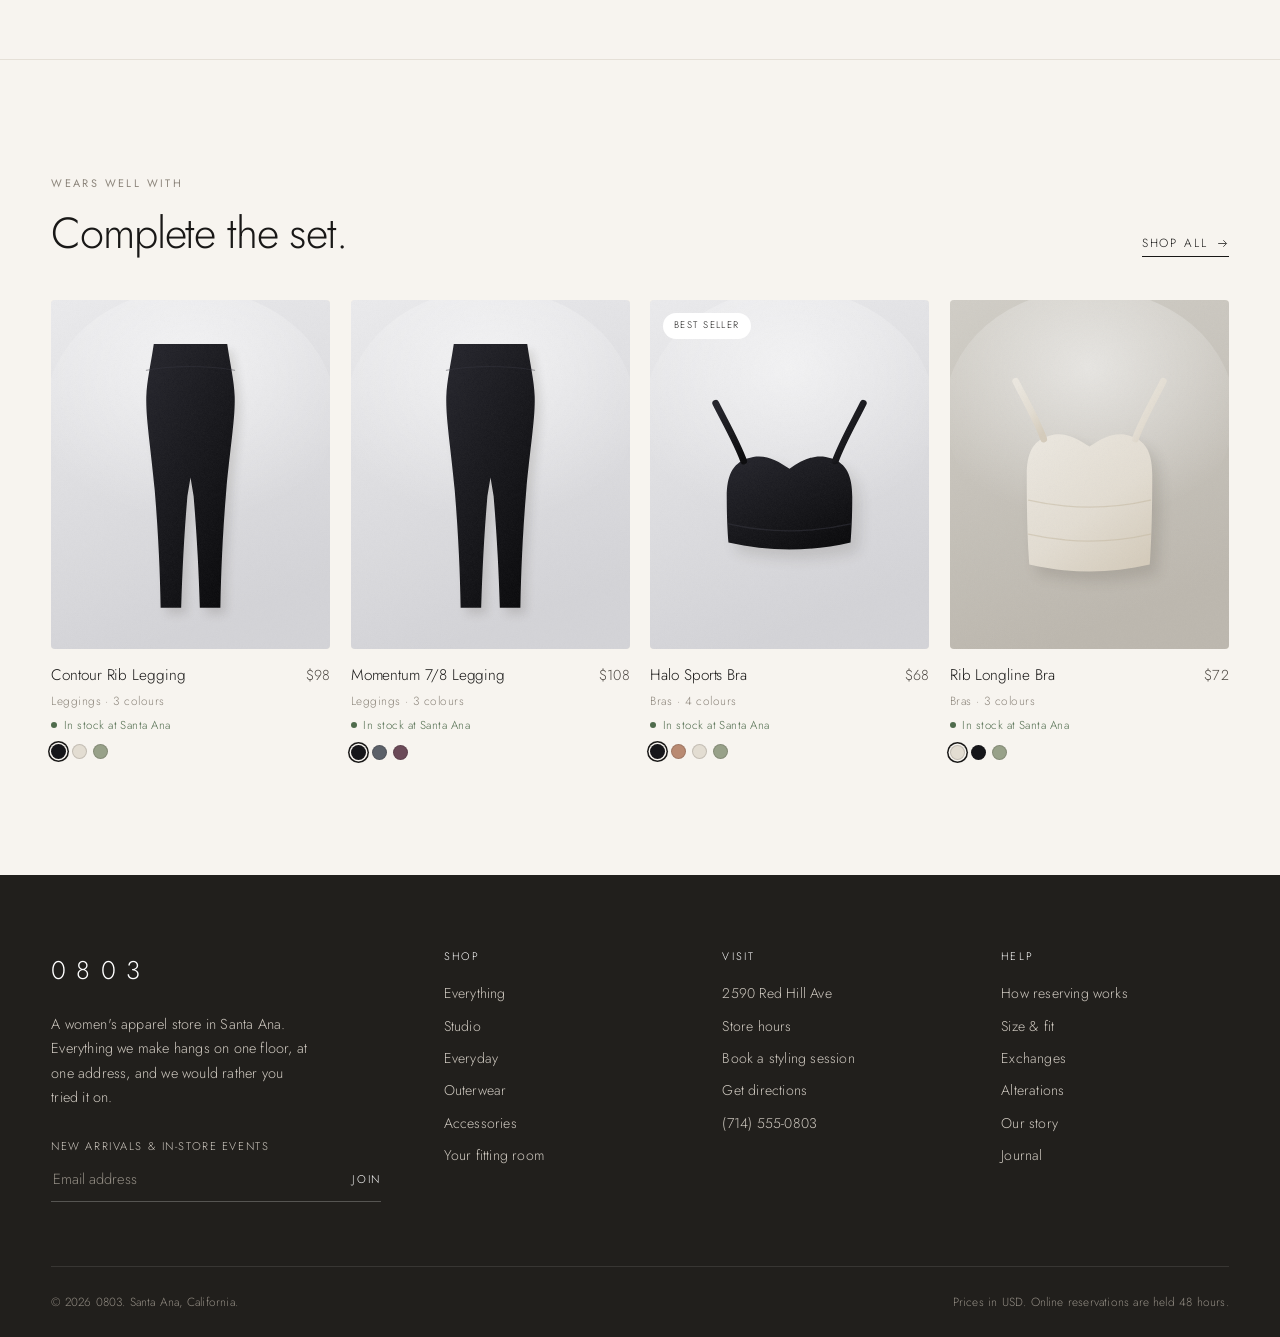
<file: product.html>
<!DOCTYPE html>
<html lang="en">
<head>
<meta charset="utf-8">
<meta name="viewport" content="width=device-width, initial-scale=1">
<title>Piece — 0803</title>
<meta name="description" content="Fabric, fit and live in-store availability for every 0803 piece at 2590 Red Hill Ave, Santa Ana.">
<meta name="theme-color" content="#f7f4ef">
<meta property="og:title" content="Piece — 0803">
<meta property="og:description" content="Fabric, fit and live in-store availability for every 0803 piece at 2590 Red Hill Ave, Santa Ana.">
<meta property="og:type" content="website">
<meta property="og:image" content="assets/img/editorial/hero.svg">
<link rel="icon" href="assets/img/favicon.svg" type="image/svg+xml">
<link rel="preload" href="assets/fonts/jost-var.woff2" as="font" type="font/woff2" crossorigin>
<link rel="stylesheet" href="assets/css/fonts.css">
<link rel="stylesheet" href="assets/css/styles.css">
</head>
<body>
<a class="skip" href="#main">Skip to content</a>
<div class="marquee" aria-hidden="true">
  <div class="marquee__track">
    <span>Now open at 2590 Red Hill Ave, Santa Ana, CA 92705</span><span>Reserve online — try on and pay in store</span>
    <span>Complimentary styling appointments</span><span>Free hems on full-price bottoms</span>
    <span>Now open at 2590 Red Hill Ave, Santa Ana, CA 92705</span><span>Reserve online — try on and pay in store</span>
    <span>Complimentary styling appointments</span><span>Free hems on full-price bottoms</span>
  </div>
</div>
<header class="header">
  <div class="wrap">
    <div class="header__inner">
      <div style="display:flex;align-items:center;gap:1rem">
        <nav class="nav nav--main" aria-label="Collections">
          <a class="nav__link" href="shop.html">Shop All</a>
          <a class="nav__link" href="shop.html?collection=studio">Studio</a>
          <a class="nav__link" href="shop.html?collection=everyday">Everyday</a>
          <a class="nav__link" href="shop.html?collection=outerwear">Outerwear</a>
          <a class="nav__link" href="shop.html?collection=accessories">Accessories</a>
        </nav>
        <button class="burger" data-open="menu" aria-label="Open menu"><span></span><span></span><span></span></button>
      </div>
      <a class="logo" href="index.html" aria-label="0803 home">0803</a>
      <div style="display:flex;align-items:center;justify-content:flex-end">
        <nav class="nav nav--end" aria-label="Utility">
          <a class="nav__link" href="visit.html">Visit Us</a>
          <button class="icon-btn" data-open="search" aria-label="Search"><span class="label">Search</span>
            <svg viewBox="0 0 24 24" fill="none" stroke="currentColor" stroke-width="1.3"><circle cx="11" cy="11" r="6.5"/><path d="m16 16 4.5 4.5"/></svg>
          </button>
          <button class="icon-btn" data-open="reserve" aria-label="Open fitting room">
            <span class="label">Fitting Room</span>
            <svg viewBox="0 0 24 24" fill="none" stroke="currentColor" stroke-width="1.3"><path d="M6 8h12l1 12H5L6 8Z"/><path d="M9 8V6a3 3 0 0 1 6 0v2"/></svg>
            <span class="bag-count" data-bag-count hidden>0</span>
          </button>
        </nav>
      </div>
    </div>
  </div>
</header>

<div class="panel panel--left" id="menu" role="dialog" aria-label="Menu" aria-modal="true">
  <div class="panel__head">
    <span class="panel__title">Menu</span>
    <button class="close-btn" data-close aria-label="Close menu"><svg viewBox="0 0 24 24" fill="none" stroke="currentColor" stroke-width="1.4"><path d="M5 5l14 14M19 5 5 19"/></svg></button>
  </div>
  <div class="panel__body">
    <nav class="menu-list">
      <a href="shop.html">Shop All</a>
      <a href="shop.html?collection=studio">Studio</a>
      <a href="shop.html?collection=everyday">Everyday</a>
      <a href="shop.html?collection=outerwear">Outerwear</a>
      <a href="shop.html?collection=accessories">Accessories</a>
      <a href="visit.html">Visit the Store</a>
      <a href="about.html">Our Story</a>
      <a href="journal.html">Journal</a>
      <a href="sizing.html">Size &amp; Fit</a>
      <a href="help.html">Help</a>
    </nav>
    <p class="small muted" style="margin-top:2rem">2590 Red Hill Ave, Santa Ana, CA 92705<br>
      <a href="tel:+17145550803">(714) 555-0803</a></p>
  </div>
</div>

<div class="panel" id="reserve-drawer" role="dialog" aria-label="Fitting room" aria-modal="true">
  <div class="panel__head">
    <span class="panel__title">Your fitting room</span>
    <button class="close-btn" data-close aria-label="Close"><svg viewBox="0 0 24 24" fill="none" stroke="currentColor" stroke-width="1.4"><path d="M5 5l14 14M19 5 5 19"/></svg></button>
  </div>
  <div class="panel__body" id="reserve-body"></div>
  <div class="panel__foot" id="reserve-foot"></div>
</div>

<div class="search" id="search" role="dialog" aria-label="Search">
  <div class="wrap">
    <div class="search__bar">
      <svg viewBox="0 0 24 24" fill="none" stroke="currentColor" stroke-width="1.3" style="width:22px;height:22px;flex:none"><circle cx="11" cy="11" r="6.5"/><path d="m16 16 4.5 4.5"/></svg>
      <input id="search-input" type="search" placeholder="Search pieces, fabrics, colours" autocomplete="off">
      <button class="close-btn" data-close aria-label="Close search"><svg viewBox="0 0 24 24" fill="none" stroke="currentColor" stroke-width="1.4"><path d="M5 5l14 14M19 5 5 19"/></svg></button>
    </div>
    <div class="search__results" id="search-results"></div>
  </div>
</div>
<main id="main">
  <div class="wrap">
    <nav class="crumbs" aria-label="Breadcrumb">
      <a href="index.html">Home</a><span>/</span>
      <a href="shop.html">Shop</a><span>/</span>
      <a id="crumb-collection" href="shop.html">Collection</a><span>/</span>
      <span id="crumb-name" class="muted">Piece</span>
    </nav>
  </div>

  <section class="wrap" style="padding-bottom:var(--section)">
    <div class="pdp">
      <div class="pdp__gallery" id="gallery"></div>

      <div class="pdp__info">
        <span class="pill" id="p-badge" hidden></span>
        <p class="eyebrow" id="p-category" style="margin-top:1rem"></p>
        <h1 class="h1" id="p-name"></h1>
        <p class="pdp__price" id="p-price"></p>
        <p class="pdp__tagline serif" id="p-tagline"></p>

        <div style="margin-top:2.2rem">
          <div class="opt-head"><h4>Colour</h4><span class="val" id="colour-name"></span></div>
          <div class="swatch-row" id="swatches"></div>
        </div>

        <div style="margin-top:2rem">
          <div class="opt-head"><h4>Size</h4><a class="small" style="border-bottom:1px solid var(--line)" href="sizing.html">Size guide</a></div>
          <div class="size-row" id="sizes"></div>
          <p id="size-note" style="margin-top:.8rem"></p>
        </div>

        <div style="margin-top:2rem">
          <span class="stock" id="stock-line"></span>
          <button class="btn btn--block" id="add-btn" style="margin-top:1rem" disabled>Select a size</button>
          <p class="small muted center" style="margin-top:.9rem">Nothing is charged here. We hold it for 48 hours and you pay in store.</p>
        </div>

        <div class="instore" style="margin-top:2rem">
          <div class="instore__row">
            <svg viewBox="0 0 24 24" fill="none" stroke="currentColor" stroke-width="1.3"><path d="M12 21s7-6.2 7-11a7 7 0 1 0-14 0c0 4.8 7 11 7 11Z"/><circle cx="12" cy="10" r="2.5"/></svg>
            <div><strong style="font-weight:400">Try it on at 2590 Red Hill Ave</strong>
              <div class="small muted">Santa Ana, CA 92705 · <a href="https://www.google.com/maps/search/?api=1&amp;query=2590+Red+Hill+Ave+Santa+Ana+CA+92705" target="_blank" rel="noopener" style="border-bottom:1px solid var(--line)">Directions</a></div></div>
          </div>
          <div class="instore__row">
            <svg viewBox="0 0 24 24" fill="none" stroke="currentColor" stroke-width="1.3"><path d="M12 9a2.5 2.5 0 1 1 2.5-2.5"/><path d="M12 9v2l8.2 5.4a1.6 1.6 0 0 1-.9 2.9H4.7a1.6 1.6 0 0 1-.9-2.9L12 11"/></svg>
            <div><strong style="font-weight:400">Free hems on full-price bottoms</strong>
              <div class="small muted">Done while you wait, usually about twenty minutes.</div></div>
          </div>
          <div class="instore__row">
            <svg viewBox="0 0 24 24" fill="none" stroke="currentColor" stroke-width="1.3"><path d="M6.5 4h3l1.5 4-2 1.5a11 11 0 0 0 5.5 5.5L16 13l4 1.5v3a2 2 0 0 1-2.2 2A15.5 15.5 0 0 1 4 6.2 2 2 0 0 1 6.5 4Z"/></svg>
            <div><strong style="font-weight:400">Ask about a size we don't have</strong>
              <div class="small muted">Call <a href="tel:+17145550803" style="border-bottom:1px solid var(--line)">(714) 555-0803</a> and we will check the back.</div></div>
          </div>
        </div>

        <div class="acc" style="margin-top:2.4rem">
          <div class="acc__item is-open">
            <button class="acc__btn" aria-expanded="true">Description <span class="plus"></span></button>
            <div class="acc__panel"><div><div class="inner" id="p-description"></div></div></div>
          </div>
          <div class="acc__item">
            <button class="acc__btn" aria-expanded="false">Details <span class="plus"></span></button>
            <div class="acc__panel"><div><div class="inner"><ul id="p-details"></ul></div></div></div>
          </div>
          <div class="acc__item">
            <button class="acc__btn" aria-expanded="false">Fabric &amp; fit <span class="plus"></span></button>
            <div class="acc__panel"><div><div class="inner">
              <p><strong style="font-weight:400">Fabric:</strong> <span id="p-fabric"></span></p>
              <p><strong style="font-weight:400">Fit:</strong> <span id="p-rise"></span></p>
              <p>Model is 5'8" and wears a size S. <a class="link" style="font-size:.7rem" href="sizing.html">Full size guide</a></p>
            </div></div></div>
          </div>
          <div class="acc__item">
            <button class="acc__btn" aria-expanded="false">Care <span class="plus"></span></button>
            <div class="acc__panel"><div><div class="inner" id="p-care"></div></div></div>
          </div>
          <div class="acc__item">
            <button class="acc__btn" aria-expanded="false">Holds &amp; exchanges <span class="plus"></span></button>
            <div class="acc__panel"><div><div class="inner">
              <p>Reservations are held for 48 hours from the time you place them. Nothing is charged online — you pay at the counter.</p>
              <p>Exchanges within 30 days with the tag on and the receipt. <a class="link" style="font-size:.7rem" href="help.html">Full policy</a></p>
            </div></div></div>
          </div>
        </div>
      </div>
    </div>
  </section>

  <section class="section rule">
    <div class="wrap">
      <div class="section-head reveal">
        <div><p class="eyebrow">Wears well with</p><h2 class="h2">Complete the set.</h2></div>
        <a class="link" href="shop.html">Shop all <svg viewBox="0 0 24 24" fill="none" stroke="currentColor" stroke-width="1.4"><path d="M4 12h15m-5.5-6 6 6-6 6"/></svg></a>
      </div>
      <div class="grid grid--products" id="related"></div>
    </div>
  </section>
</main>

<footer class="footer">
  <div class="wrap">
    <div class="footer__grid">
      <div>
        <span class="footer__logo">0803</span>
        <p style="max-width:32ch;font-size:.9rem;line-height:1.7">A women's apparel store in Santa Ana. Everything we make hangs on one floor, at one address, and we would rather you tried it on.</p>
        <form data-signup style="margin-top:1.8rem;max-width:330px">
          <label class="tiny" for="signup-email" style="display:block;margin-bottom:.7rem;color:#cfc9c0">New arrivals &amp; in-store events</label>
          <div class="field">
            <input id="signup-email" type="email" placeholder="Email address" aria-label="Email address" required>
            <button type="submit">Join</button>
          </div>
        </form>
      </div>
      <div>
        <h4>Shop</h4>
        <ul>
          <li><a href="shop.html">Everything</a></li>
          <li><a href="shop.html?collection=studio">Studio</a></li>
          <li><a href="shop.html?collection=everyday">Everyday</a></li>
          <li><a href="shop.html?collection=outerwear">Outerwear</a></li>
          <li><a href="shop.html?collection=accessories">Accessories</a></li>
          <li><a href="reserve.html">Your fitting room</a></li>
        </ul>
      </div>
      <div>
        <h4>Visit</h4>
        <ul>
          <li><a href="visit.html">2590 Red Hill Ave</a></li>
          <li><a href="visit.html#hours">Store hours</a></li>
          <li><a href="visit.html#appointments">Book a styling session</a></li>
          <li><a href="https://www.google.com/maps/search/?api=1&amp;query=2590+Red+Hill+Ave+Santa+Ana+CA+92705" target="_blank" rel="noopener">Get directions</a></li>
          <li><a href="tel:+17145550803">(714) 555-0803</a></li>
        </ul>
      </div>
      <div>
        <h4>Help</h4>
        <ul>
          <li><a href="help.html">How reserving works</a></li>
          <li><a href="sizing.html">Size &amp; fit</a></li>
          <li><a href="help.html#exchanges">Exchanges</a></li>
          <li><a href="help.html#alterations">Alterations</a></li>
          <li><a href="about.html">Our story</a></li>
          <li><a href="journal.html">Journal</a></li>
        </ul>
      </div>
    </div>
    <div class="footer__bottom">
      <span>&copy; <span data-year>2026</span> 0803. Santa Ana, California.</span>
      <span>Prices in USD. Online reservations are held 48 hours.</span>
    </div>
  </div>
</footer>

<script src="assets/js/data.js"></script>
<script src="assets/js/app.js"></script>
<script src="assets/js/product.js"></script>
</body>
</html>
</file>
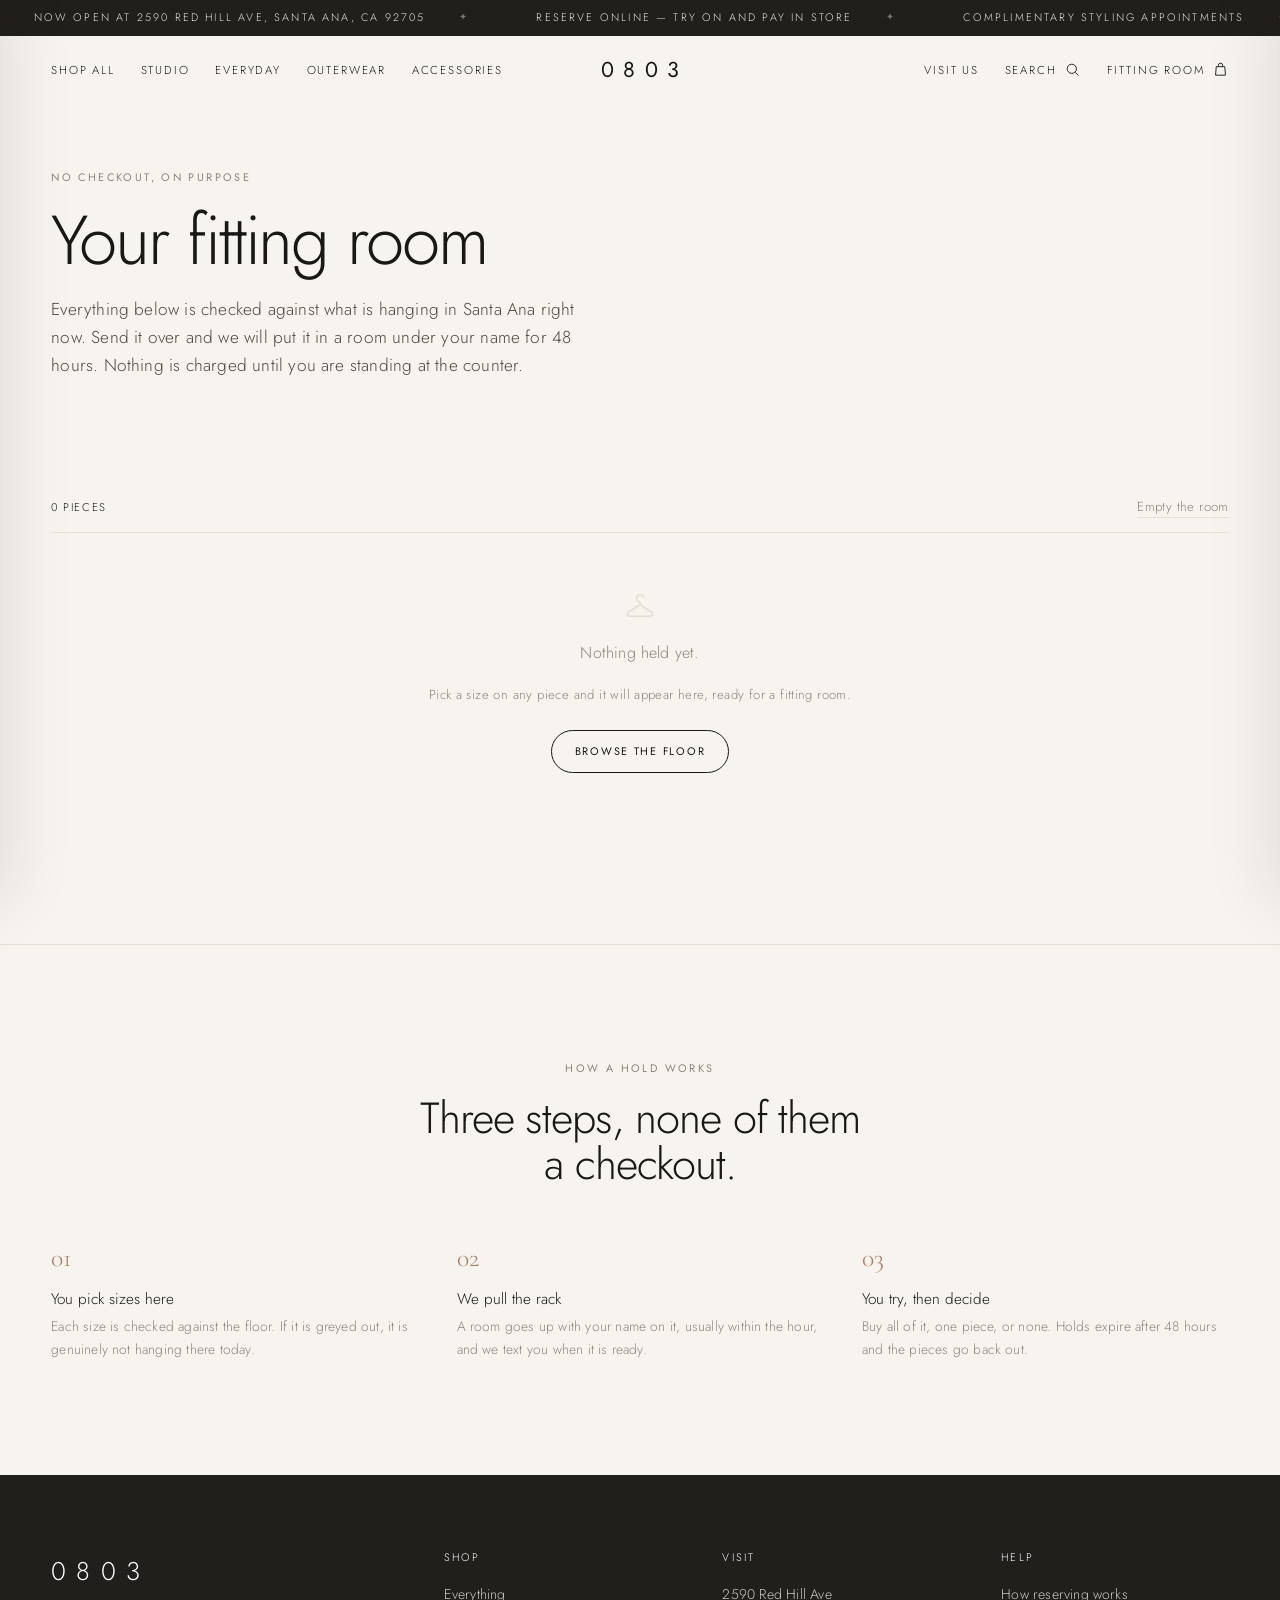
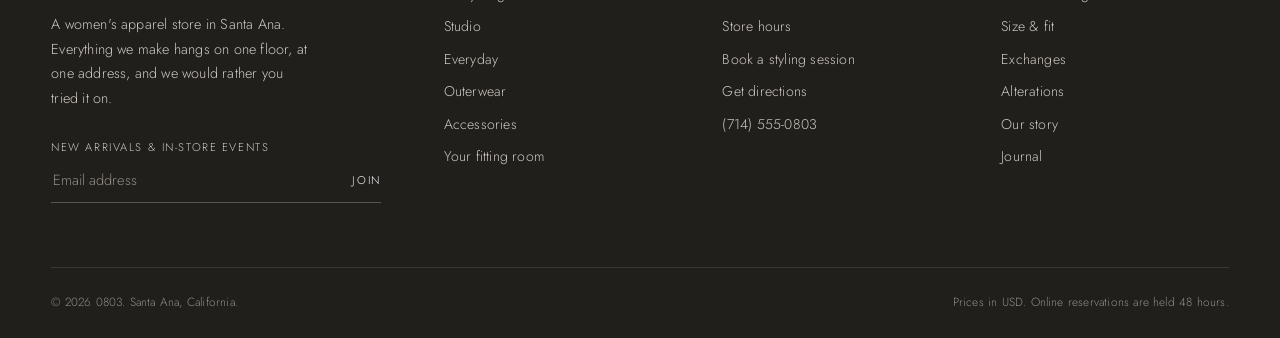
<file: reserve.html>
<!DOCTYPE html>
<html lang="en">
<head>
<meta charset="utf-8">
<meta name="viewport" content="width=device-width, initial-scale=1">
<title>Your Fitting Room — 0803</title>
<meta name="description" content="Hold pieces for 48 hours at the 0803 store, 2590 Red Hill Ave, Santa Ana. No checkout, no card.">
<meta name="theme-color" content="#f7f4ef">
<meta property="og:title" content="Your Fitting Room — 0803">
<meta property="og:description" content="Hold pieces for 48 hours at the 0803 store, 2590 Red Hill Ave, Santa Ana. No checkout, no card.">
<meta property="og:type" content="website">
<meta property="og:image" content="assets/img/editorial/hero.svg">
<link rel="icon" href="assets/img/favicon.svg" type="image/svg+xml">
<link rel="preload" href="assets/fonts/jost-var.woff2" as="font" type="font/woff2" crossorigin>
<link rel="stylesheet" href="assets/css/fonts.css">
<link rel="stylesheet" href="assets/css/styles.css">
</head>
<body>
<a class="skip" href="#main">Skip to content</a>
<div class="marquee" aria-hidden="true">
  <div class="marquee__track">
    <span>Now open at 2590 Red Hill Ave, Santa Ana, CA 92705</span><span>Reserve online — try on and pay in store</span>
    <span>Complimentary styling appointments</span><span>Free hems on full-price bottoms</span>
    <span>Now open at 2590 Red Hill Ave, Santa Ana, CA 92705</span><span>Reserve online — try on and pay in store</span>
    <span>Complimentary styling appointments</span><span>Free hems on full-price bottoms</span>
  </div>
</div>
<header class="header">
  <div class="wrap">
    <div class="header__inner">
      <div style="display:flex;align-items:center;gap:1rem">
        <nav class="nav nav--main" aria-label="Collections">
          <a class="nav__link" href="shop.html">Shop All</a>
          <a class="nav__link" href="shop.html?collection=studio">Studio</a>
          <a class="nav__link" href="shop.html?collection=everyday">Everyday</a>
          <a class="nav__link" href="shop.html?collection=outerwear">Outerwear</a>
          <a class="nav__link" href="shop.html?collection=accessories">Accessories</a>
        </nav>
        <button class="burger" data-open="menu" aria-label="Open menu"><span></span><span></span><span></span></button>
      </div>
      <a class="logo" href="index.html" aria-label="0803 home">0803</a>
      <div style="display:flex;align-items:center;justify-content:flex-end">
        <nav class="nav nav--end" aria-label="Utility">
          <a class="nav__link" href="visit.html">Visit Us</a>
          <button class="icon-btn" data-open="search" aria-label="Search"><span class="label">Search</span>
            <svg viewBox="0 0 24 24" fill="none" stroke="currentColor" stroke-width="1.3"><circle cx="11" cy="11" r="6.5"/><path d="m16 16 4.5 4.5"/></svg>
          </button>
          <button class="icon-btn" data-open="reserve" aria-label="Open fitting room">
            <span class="label">Fitting Room</span>
            <svg viewBox="0 0 24 24" fill="none" stroke="currentColor" stroke-width="1.3"><path d="M6 8h12l1 12H5L6 8Z"/><path d="M9 8V6a3 3 0 0 1 6 0v2"/></svg>
            <span class="bag-count" data-bag-count hidden>0</span>
          </button>
        </nav>
      </div>
    </div>
  </div>
</header>

<div class="panel panel--left" id="menu" role="dialog" aria-label="Menu" aria-modal="true">
  <div class="panel__head">
    <span class="panel__title">Menu</span>
    <button class="close-btn" data-close aria-label="Close menu"><svg viewBox="0 0 24 24" fill="none" stroke="currentColor" stroke-width="1.4"><path d="M5 5l14 14M19 5 5 19"/></svg></button>
  </div>
  <div class="panel__body">
    <nav class="menu-list">
      <a href="shop.html">Shop All</a>
      <a href="shop.html?collection=studio">Studio</a>
      <a href="shop.html?collection=everyday">Everyday</a>
      <a href="shop.html?collection=outerwear">Outerwear</a>
      <a href="shop.html?collection=accessories">Accessories</a>
      <a href="visit.html">Visit the Store</a>
      <a href="about.html">Our Story</a>
      <a href="journal.html">Journal</a>
      <a href="sizing.html">Size &amp; Fit</a>
      <a href="help.html">Help</a>
    </nav>
    <p class="small muted" style="margin-top:2rem">2590 Red Hill Ave, Santa Ana, CA 92705<br>
      <a href="tel:+17145550803">(714) 555-0803</a></p>
  </div>
</div>

<div class="panel" id="reserve-drawer" role="dialog" aria-label="Fitting room" aria-modal="true">
  <div class="panel__head">
    <span class="panel__title">Your fitting room</span>
    <button class="close-btn" data-close aria-label="Close"><svg viewBox="0 0 24 24" fill="none" stroke="currentColor" stroke-width="1.4"><path d="M5 5l14 14M19 5 5 19"/></svg></button>
  </div>
  <div class="panel__body" id="reserve-body"></div>
  <div class="panel__foot" id="reserve-foot"></div>
</div>

<div class="search" id="search" role="dialog" aria-label="Search">
  <div class="wrap">
    <div class="search__bar">
      <svg viewBox="0 0 24 24" fill="none" stroke="currentColor" stroke-width="1.3" style="width:22px;height:22px;flex:none"><circle cx="11" cy="11" r="6.5"/><path d="m16 16 4.5 4.5"/></svg>
      <input id="search-input" type="search" placeholder="Search pieces, fabrics, colours" autocomplete="off">
      <button class="close-btn" data-close aria-label="Close search"><svg viewBox="0 0 24 24" fill="none" stroke="currentColor" stroke-width="1.4"><path d="M5 5l14 14M19 5 5 19"/></svg></button>
    </div>
    <div class="search__results" id="search-results"></div>
  </div>
</div>
<main id="main">
  <section class="wrap" style="padding-top:clamp(2.4rem,5vw,4.4rem)">
    <p class="eyebrow">No checkout, on purpose</p>
    <h1 class="h1">Your fitting room</h1>
    <p class="lede" style="margin-top:1.2rem">Everything below is checked against what is hanging in Santa Ana right now. Send it over and we will put it in a room under your name for 48 hours. Nothing is charged until you are standing at the counter.</p>
  </section>

  <section class="section">
    <div class="wrap">
      <div class="split split--wide" id="res-split" style="align-items:start">
        <div>
          <div style="display:flex;justify-content:space-between;align-items:baseline;border-bottom:1px solid var(--line);padding-bottom:.9rem">
            <span class="tiny" id="res-count">0 pieces</span>
            <button class="small muted no-print" id="res-clear" style="border-bottom:1px solid var(--line)">Empty the room</button>
          </div>
          <div id="res-list"></div>
        </div>

        <aside id="res-summary" hidden>
          <div class="info-card">
            <div style="display:flex;justify-content:space-between;align-items:baseline">
              <span class="tiny">Estimated total</span>
              <span style="font-size:1.15rem" id="res-total">$0</span>
            </div>
            <p class="small muted" style="margin-top:.6rem">Payable in store. Tax added at the counter.</p>

            <form id="hold-form" style="margin-top:1.8rem" class="no-print">
              <label class="tiny" for="hold-name" style="display:block;margin-bottom:.6rem">Name for the room</label>
              <input id="hold-name" type="text" placeholder="First and last name" required
                     style="width:100%;padding:.85rem 1rem;border:1px solid var(--line);border-radius:var(--r-md);background:var(--paper)">
              <label class="tiny" for="hold-phone" style="display:block;margin:1.1rem 0 .6rem">Mobile, so we can text you</label>
              <input id="hold-phone" type="tel" placeholder="(714) 000-0000" required
                     style="width:100%;padding:.85rem 1rem;border:1px solid var(--line);border-radius:var(--r-md);background:var(--paper)">
              <label class="tiny" for="hold-when" style="display:block;margin:1.1rem 0 .6rem">When will you come by?</label>
              <select class="select" style="width:100%;border-radius:var(--r-md);padding:.85rem 2.2rem .85rem 1rem" id="hold-when">
                <option>Today</option><option>Tomorrow</option><option>Within 48 hours</option>
              </select>
              <button class="btn btn--block" type="submit" style="margin-top:1.4rem">Hold these for me</button>
              <p class="small muted center" style="margin-top:.85rem">No card, no deposit, no obligation.</p>
            </form>

            <div id="hold-done" hidden>
              <p class="eyebrow eyebrow--ink" style="margin-top:1.6rem">Held</p>
              <p>Thanks, <span id="hold-done-name">you</span> — the rack is reserved under your name until <strong style="font-weight:400" id="hold-done-until">Friday</strong>.</p>
              <p class="small muted">Come to the front desk at 2590 Red Hill Ave and ask for your room. If plans change, call <a href="tel:+17145550803" style="border-bottom:1px solid var(--line)">(714) 555-0803</a>.</p>
              <a class="btn btn--ghost btn--block" href="shop.html" style="margin-top:1.2rem">Keep browsing</a>
            </div>

            <div class="no-print" style="display:flex;gap:.6rem;margin-top:1.2rem">
              <button class="btn btn--ghost btn--sm" style="flex:1" id="res-copy">Copy list</button>
              <button class="btn btn--ghost btn--sm" style="flex:1" id="res-print">Print</button>
            </div>
            <textarea id="res-plain" hidden rows="6" aria-label="Plain-text copy of your hold list" style="width:100%;margin-top:.8rem;padding:.8rem;border:1px solid var(--line);border-radius:var(--r-md);font-size:.8rem"></textarea>
          </div>

          <div class="info-card" style="margin-top:1.2rem">
            <h3 class="h3" style="font-size:1.05rem;margin-bottom:1rem">Where to come</h3>
            <p class="small">2590 Red Hill Ave, Santa Ana, CA 92705<br>
              Mon–Thu 10–7 · Fri–Sat 10–8 · Sun 11–6<br>
              <a href="tel:+17145550803" style="border-bottom:1px solid var(--line)">(714) 555-0803</a></p>
            <p style="margin-top:1.2rem"><a class="link" href="https://www.google.com/maps/search/?api=1&amp;query=2590+Red+Hill+Ave+Santa+Ana+CA+92705" target="_blank" rel="noopener">Directions <svg viewBox="0 0 24 24" fill="none" stroke="currentColor" stroke-width="1.4"><path d="M4 12h15m-5.5-6 6 6-6 6"/></svg></a></p>
          </div>
        </aside>
      </div>
    </div>
  </section>

  <section class="section rule no-print">
    <div class="wrap">
      <p class="eyebrow center">How a hold works</p>
      <h2 class="h2 center" style="max-width:18ch;margin-inline:auto">Three steps, none of them a checkout.</h2>
      <div class="values" style="margin-top:clamp(2.4rem,4vw,3.6rem)">
        <div class="value"><span class="value__num">01</span><h4>You pick sizes here</h4>
          <p>Each size is checked against the floor. If it is greyed out, it is genuinely not hanging there today.</p></div>
        <div class="value"><span class="value__num">02</span><h4>We pull the rack</h4>
          <p>A room goes up with your name on it, usually within the hour, and we text you when it is ready.</p></div>
        <div class="value"><span class="value__num">03</span><h4>You try, then decide</h4>
          <p>Buy all of it, one piece, or none. Holds expire after 48 hours and the pieces go back out.</p></div>
      </div>
    </div>
  </section>
</main>

<footer class="footer">
  <div class="wrap">
    <div class="footer__grid">
      <div>
        <span class="footer__logo">0803</span>
        <p style="max-width:32ch;font-size:.9rem;line-height:1.7">A women's apparel store in Santa Ana. Everything we make hangs on one floor, at one address, and we would rather you tried it on.</p>
        <form data-signup style="margin-top:1.8rem;max-width:330px">
          <label class="tiny" for="signup-email" style="display:block;margin-bottom:.7rem;color:#cfc9c0">New arrivals &amp; in-store events</label>
          <div class="field">
            <input id="signup-email" type="email" placeholder="Email address" aria-label="Email address" required>
            <button type="submit">Join</button>
          </div>
        </form>
      </div>
      <div>
        <h4>Shop</h4>
        <ul>
          <li><a href="shop.html">Everything</a></li>
          <li><a href="shop.html?collection=studio">Studio</a></li>
          <li><a href="shop.html?collection=everyday">Everyday</a></li>
          <li><a href="shop.html?collection=outerwear">Outerwear</a></li>
          <li><a href="shop.html?collection=accessories">Accessories</a></li>
          <li><a href="reserve.html">Your fitting room</a></li>
        </ul>
      </div>
      <div>
        <h4>Visit</h4>
        <ul>
          <li><a href="visit.html">2590 Red Hill Ave</a></li>
          <li><a href="visit.html#hours">Store hours</a></li>
          <li><a href="visit.html#appointments">Book a styling session</a></li>
          <li><a href="https://www.google.com/maps/search/?api=1&amp;query=2590+Red+Hill+Ave+Santa+Ana+CA+92705" target="_blank" rel="noopener">Get directions</a></li>
          <li><a href="tel:+17145550803">(714) 555-0803</a></li>
        </ul>
      </div>
      <div>
        <h4>Help</h4>
        <ul>
          <li><a href="help.html">How reserving works</a></li>
          <li><a href="sizing.html">Size &amp; fit</a></li>
          <li><a href="help.html#exchanges">Exchanges</a></li>
          <li><a href="help.html#alterations">Alterations</a></li>
          <li><a href="about.html">Our story</a></li>
          <li><a href="journal.html">Journal</a></li>
        </ul>
      </div>
    </div>
    <div class="footer__bottom">
      <span>&copy; <span data-year>2026</span> 0803. Santa Ana, California.</span>
      <span>Prices in USD. Online reservations are held 48 hours.</span>
    </div>
  </div>
</footer>

<script src="assets/js/data.js"></script>
<script src="assets/js/app.js"></script>
<script src="assets/js/reserve.js"></script>
</body>
</html>
</file>
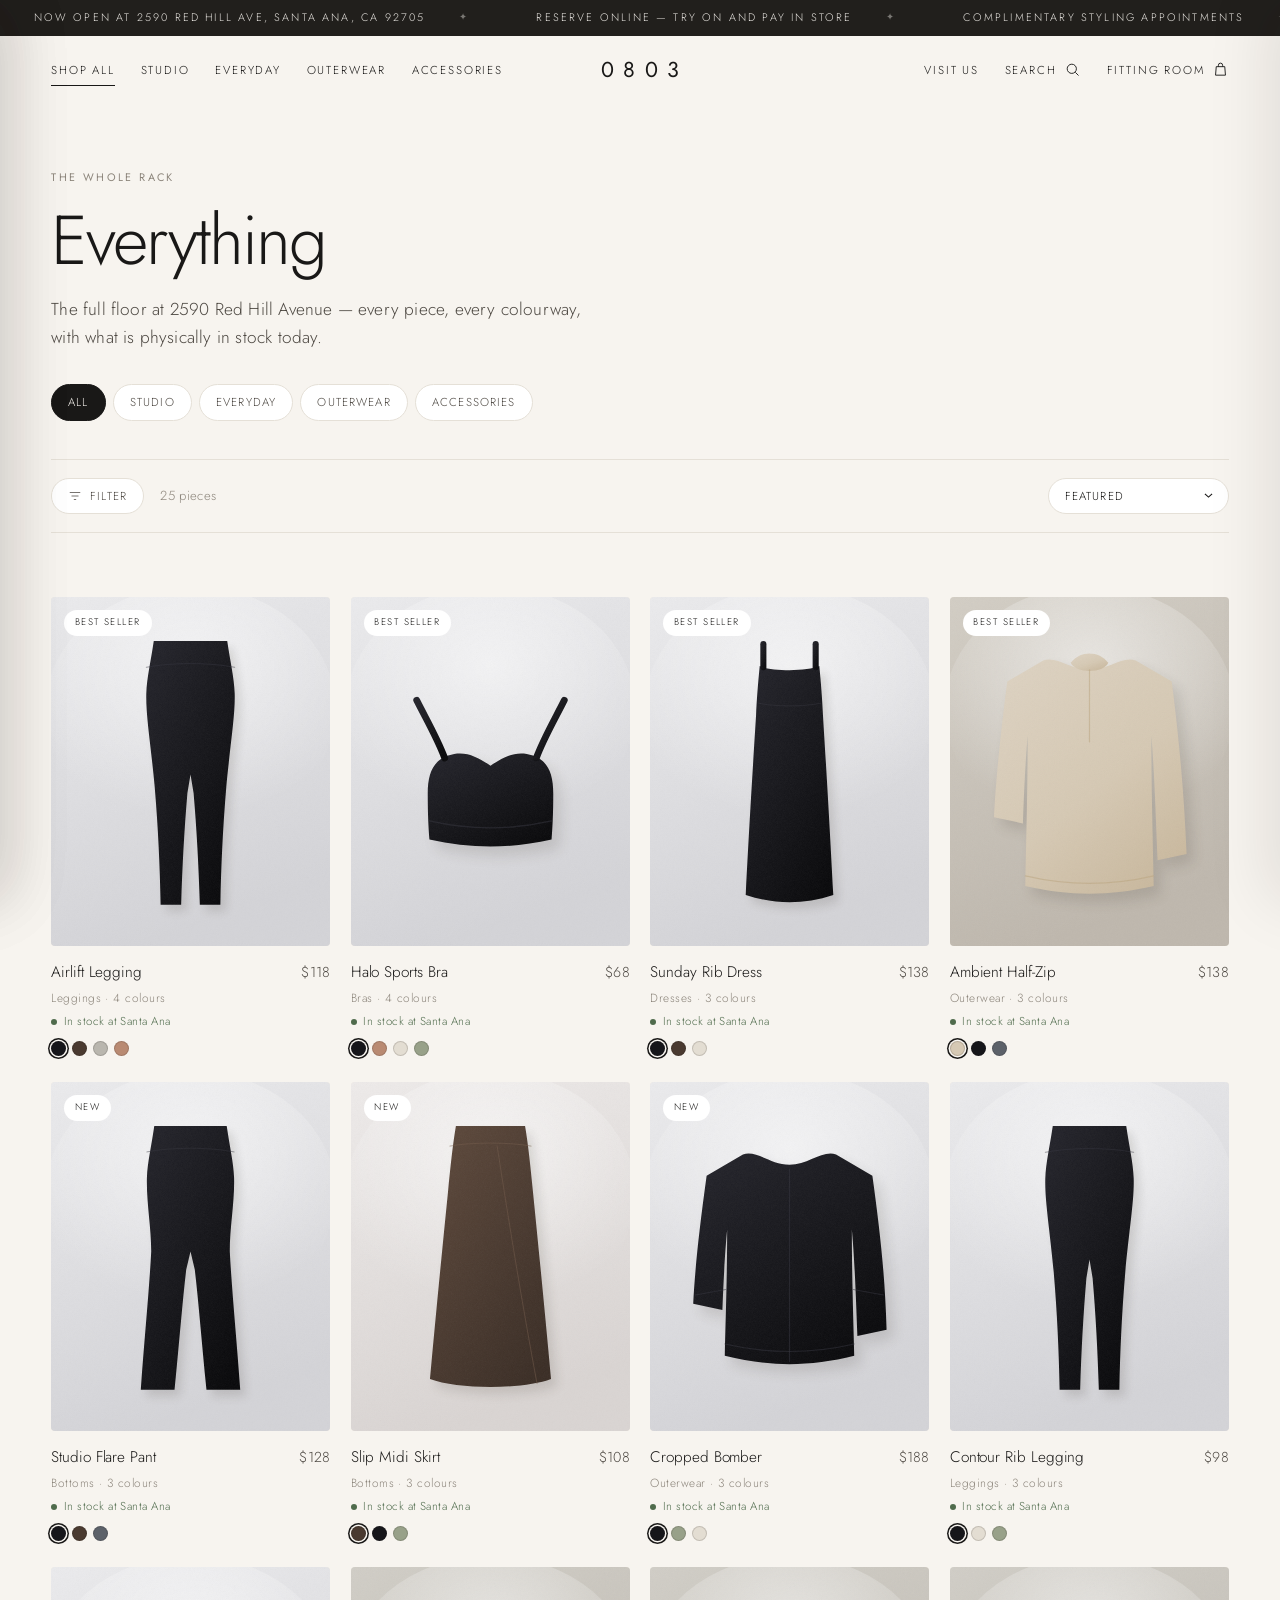
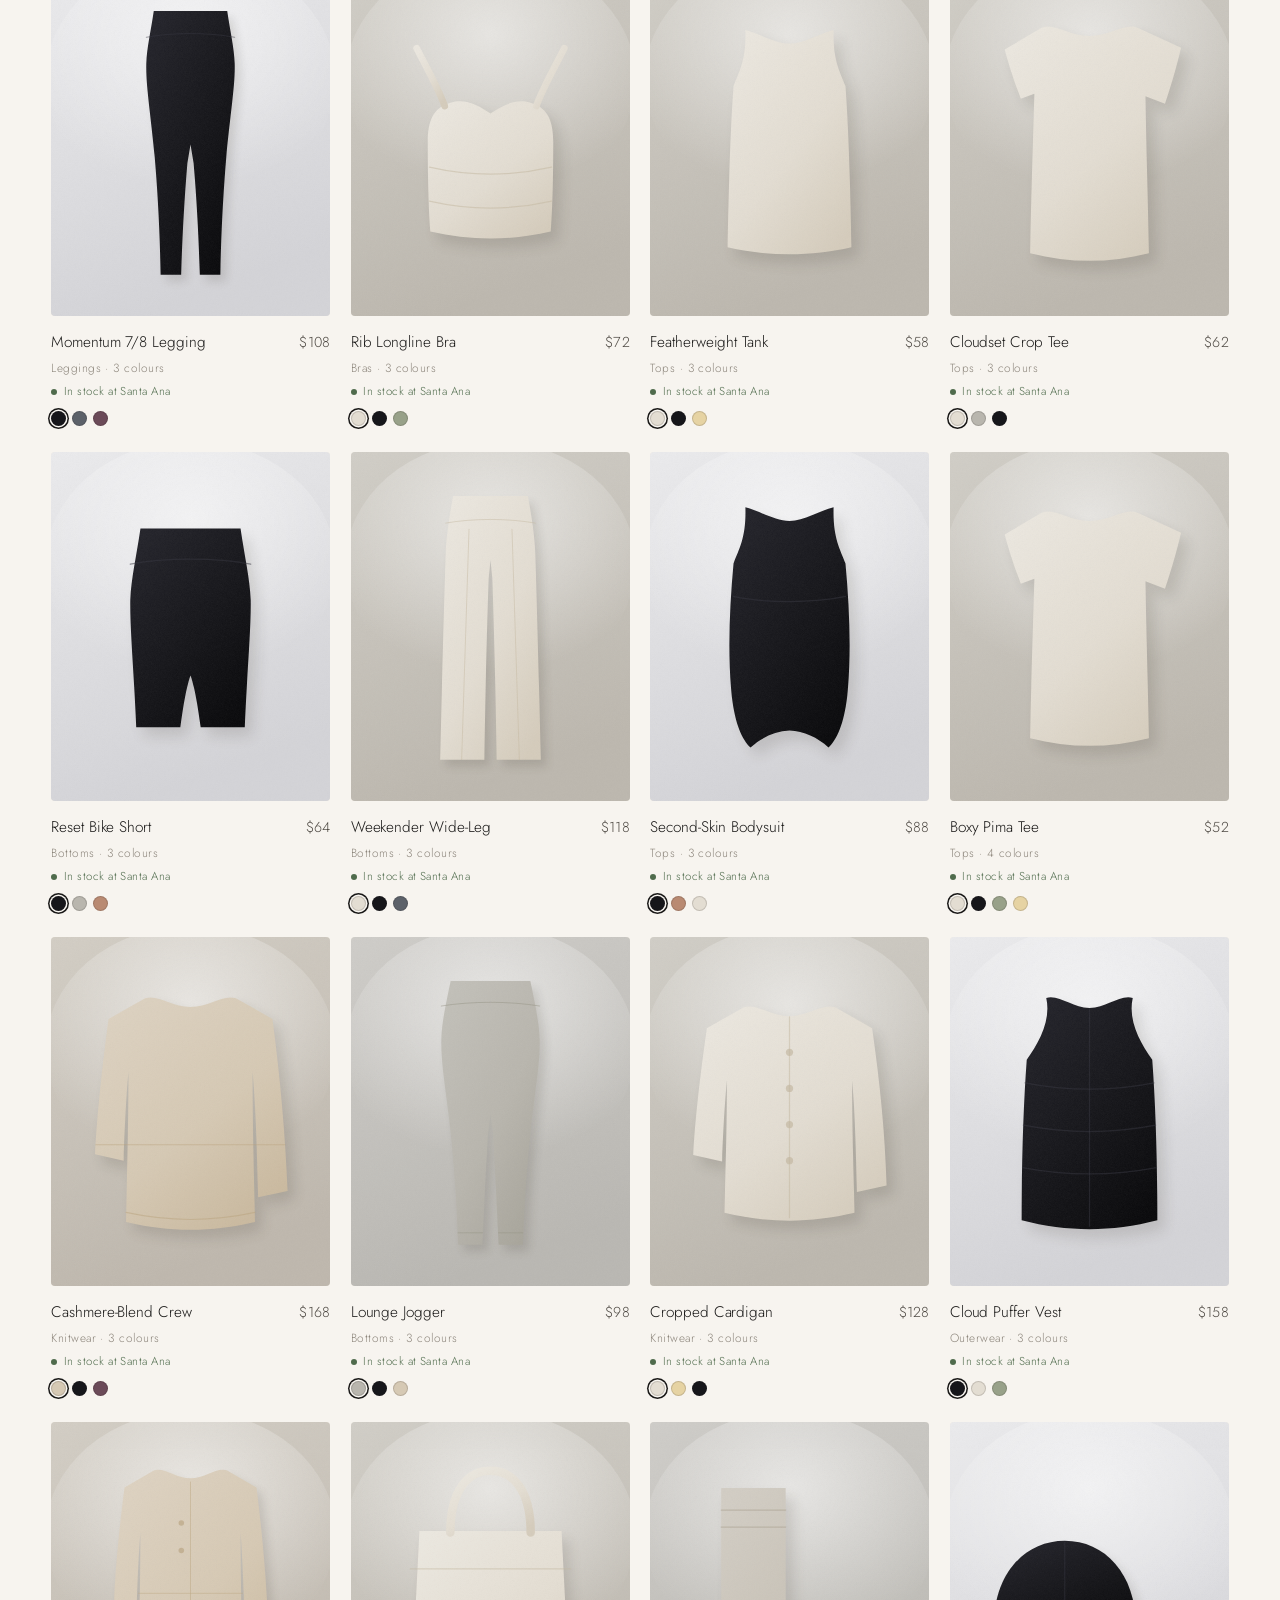
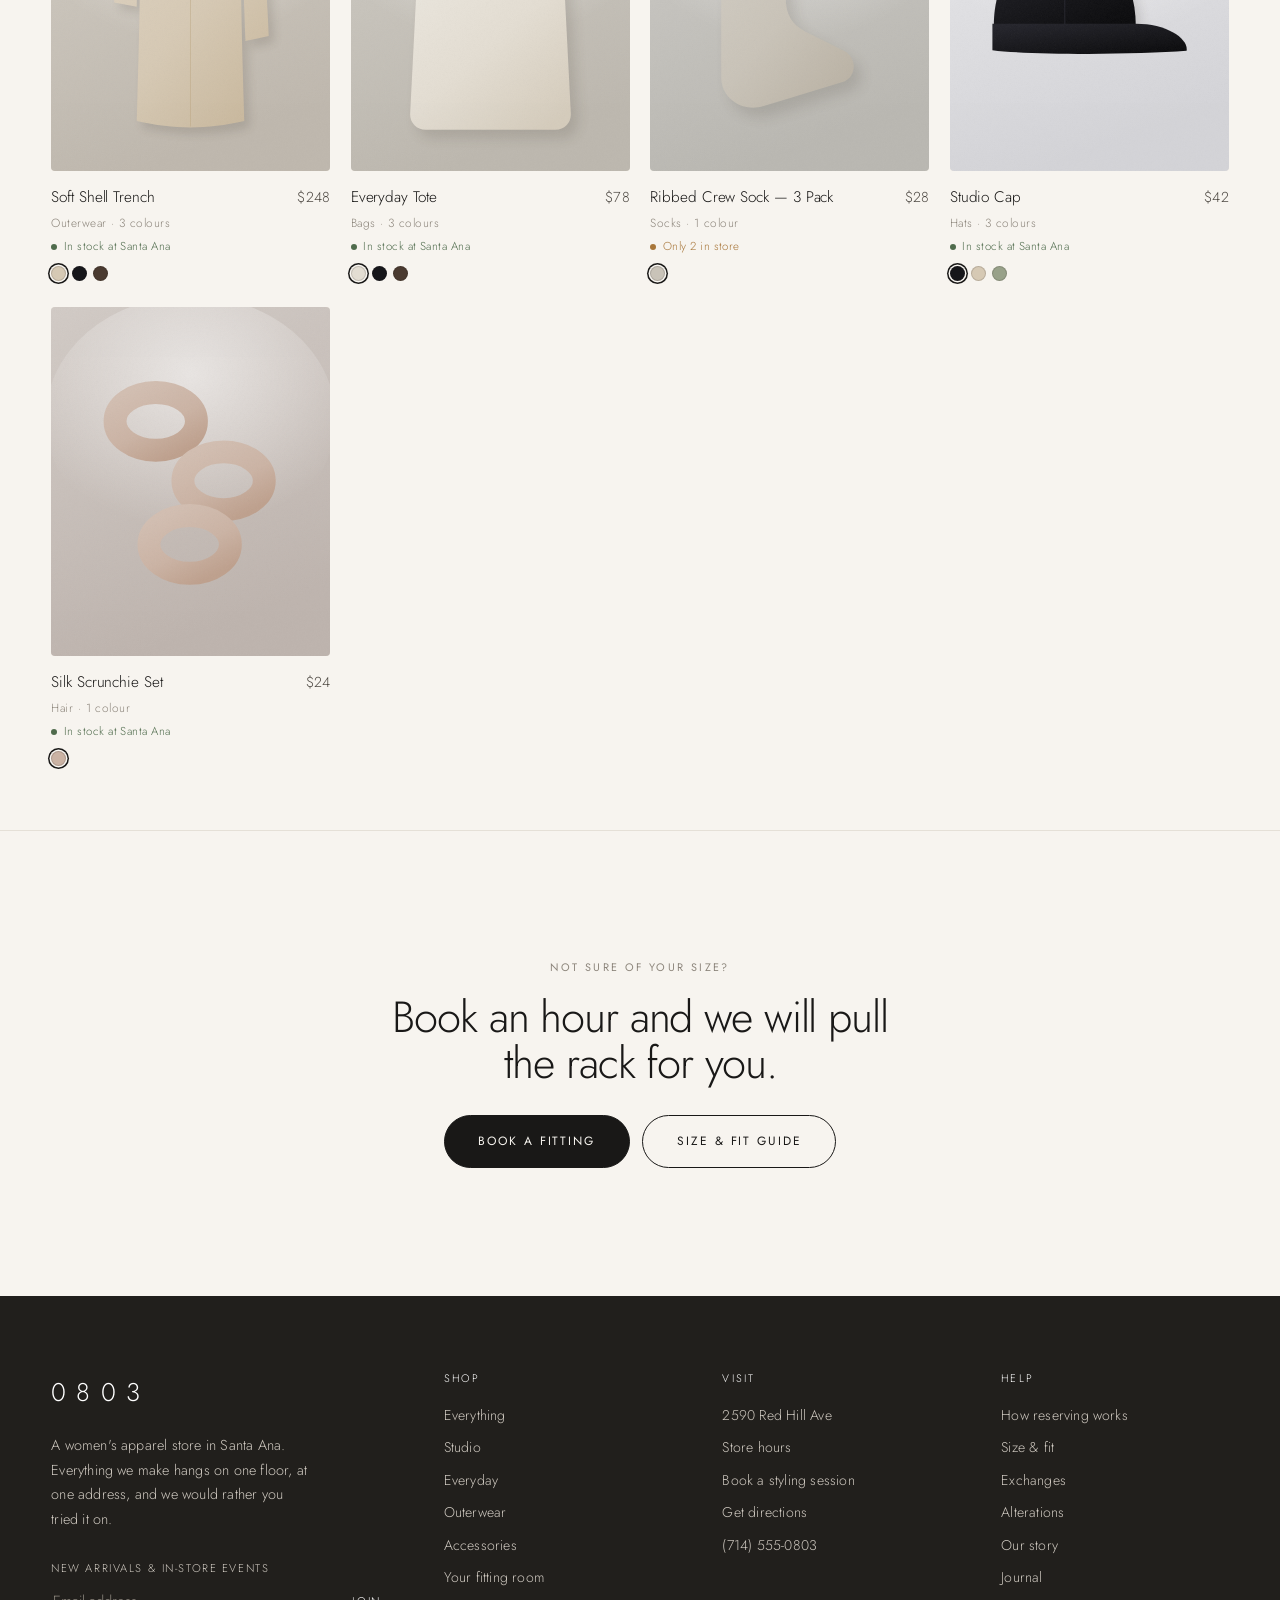
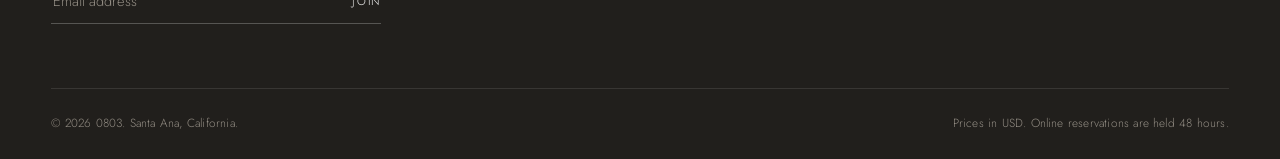
<file: shop.html>
<!DOCTYPE html>
<html lang="en">
<head>
<meta charset="utf-8">
<meta name="viewport" content="width=device-width, initial-scale=1">
<title>Shop All — 0803</title>
<meta name="description" content="Every piece on the 0803 floor in Santa Ana, with live in-store availability by size and colour.">
<meta name="theme-color" content="#f7f4ef">
<meta property="og:title" content="Shop All — 0803">
<meta property="og:description" content="Every piece on the 0803 floor in Santa Ana, with live in-store availability by size and colour.">
<meta property="og:type" content="website">
<meta property="og:image" content="assets/img/editorial/hero.svg">
<link rel="icon" href="assets/img/favicon.svg" type="image/svg+xml">
<link rel="preload" href="assets/fonts/jost-var.woff2" as="font" type="font/woff2" crossorigin>
<link rel="stylesheet" href="assets/css/fonts.css">
<link rel="stylesheet" href="assets/css/styles.css">
</head>
<body>
<a class="skip" href="#main">Skip to content</a>
<div class="marquee" aria-hidden="true">
  <div class="marquee__track">
    <span>Now open at 2590 Red Hill Ave, Santa Ana, CA 92705</span><span>Reserve online — try on and pay in store</span>
    <span>Complimentary styling appointments</span><span>Free hems on full-price bottoms</span>
    <span>Now open at 2590 Red Hill Ave, Santa Ana, CA 92705</span><span>Reserve online — try on and pay in store</span>
    <span>Complimentary styling appointments</span><span>Free hems on full-price bottoms</span>
  </div>
</div>
<header class="header">
  <div class="wrap">
    <div class="header__inner">
      <div style="display:flex;align-items:center;gap:1rem">
        <nav class="nav nav--main" aria-label="Collections">
          <a class="nav__link" href="shop.html">Shop All</a>
          <a class="nav__link" href="shop.html?collection=studio">Studio</a>
          <a class="nav__link" href="shop.html?collection=everyday">Everyday</a>
          <a class="nav__link" href="shop.html?collection=outerwear">Outerwear</a>
          <a class="nav__link" href="shop.html?collection=accessories">Accessories</a>
        </nav>
        <button class="burger" data-open="menu" aria-label="Open menu"><span></span><span></span><span></span></button>
      </div>
      <a class="logo" href="index.html" aria-label="0803 home">0803</a>
      <div style="display:flex;align-items:center;justify-content:flex-end">
        <nav class="nav nav--end" aria-label="Utility">
          <a class="nav__link" href="visit.html">Visit Us</a>
          <button class="icon-btn" data-open="search" aria-label="Search"><span class="label">Search</span>
            <svg viewBox="0 0 24 24" fill="none" stroke="currentColor" stroke-width="1.3"><circle cx="11" cy="11" r="6.5"/><path d="m16 16 4.5 4.5"/></svg>
          </button>
          <button class="icon-btn" data-open="reserve" aria-label="Open fitting room">
            <span class="label">Fitting Room</span>
            <svg viewBox="0 0 24 24" fill="none" stroke="currentColor" stroke-width="1.3"><path d="M6 8h12l1 12H5L6 8Z"/><path d="M9 8V6a3 3 0 0 1 6 0v2"/></svg>
            <span class="bag-count" data-bag-count hidden>0</span>
          </button>
        </nav>
      </div>
    </div>
  </div>
</header>

<div class="panel panel--left" id="menu" role="dialog" aria-label="Menu" aria-modal="true">
  <div class="panel__head">
    <span class="panel__title">Menu</span>
    <button class="close-btn" data-close aria-label="Close menu"><svg viewBox="0 0 24 24" fill="none" stroke="currentColor" stroke-width="1.4"><path d="M5 5l14 14M19 5 5 19"/></svg></button>
  </div>
  <div class="panel__body">
    <nav class="menu-list">
      <a href="shop.html">Shop All</a>
      <a href="shop.html?collection=studio">Studio</a>
      <a href="shop.html?collection=everyday">Everyday</a>
      <a href="shop.html?collection=outerwear">Outerwear</a>
      <a href="shop.html?collection=accessories">Accessories</a>
      <a href="visit.html">Visit the Store</a>
      <a href="about.html">Our Story</a>
      <a href="journal.html">Journal</a>
      <a href="sizing.html">Size &amp; Fit</a>
      <a href="help.html">Help</a>
    </nav>
    <p class="small muted" style="margin-top:2rem">2590 Red Hill Ave, Santa Ana, CA 92705<br>
      <a href="tel:+17145550803">(714) 555-0803</a></p>
  </div>
</div>

<div class="panel" id="reserve-drawer" role="dialog" aria-label="Fitting room" aria-modal="true">
  <div class="panel__head">
    <span class="panel__title">Your fitting room</span>
    <button class="close-btn" data-close aria-label="Close"><svg viewBox="0 0 24 24" fill="none" stroke="currentColor" stroke-width="1.4"><path d="M5 5l14 14M19 5 5 19"/></svg></button>
  </div>
  <div class="panel__body" id="reserve-body"></div>
  <div class="panel__foot" id="reserve-foot"></div>
</div>

<div class="search" id="search" role="dialog" aria-label="Search">
  <div class="wrap">
    <div class="search__bar">
      <svg viewBox="0 0 24 24" fill="none" stroke="currentColor" stroke-width="1.3" style="width:22px;height:22px;flex:none"><circle cx="11" cy="11" r="6.5"/><path d="m16 16 4.5 4.5"/></svg>
      <input id="search-input" type="search" placeholder="Search pieces, fabrics, colours" autocomplete="off">
      <button class="close-btn" data-close aria-label="Close search"><svg viewBox="0 0 24 24" fill="none" stroke="currentColor" stroke-width="1.4"><path d="M5 5l14 14M19 5 5 19"/></svg></button>
    </div>
    <div class="search__results" id="search-results"></div>
  </div>
</div>

<div class="panel panel--left" id="filters" role="dialog" aria-label="Filters" aria-modal="true">
  <div class="panel__head">
    <span class="panel__title">Filter</span>
    <button class="close-btn" data-close aria-label="Close filters"><svg viewBox="0 0 24 24" fill="none" stroke="currentColor" stroke-width="1.4"><path d="M5 5l14 14M19 5 5 19"/></svg></button>
  </div>
  <div class="panel__body" id="filter-body"></div>
  <div class="panel__foot"><button class="btn btn--block" data-close>Show results</button></div>
</div>

<main id="main">
  <section class="wrap" style="padding-top:clamp(2.4rem,5vw,4.4rem);padding-bottom:clamp(1.6rem,3vw,2.6rem)">
    <p class="eyebrow" id="shop-eyebrow">The whole rack</p>
    <h1 class="h1" id="shop-title">Everything</h1>
    <p class="lede" id="shop-lede" style="margin-top:1.2rem">The full floor at 2590 Red Hill Avenue — every piece, every colourway, with what is physically in stock today.</p>
    <div class="chips" style="margin-top:2rem">
      <button class="chip is-active" data-quick-collection="">All</button>
      <button class="chip" data-quick-collection="studio">Studio</button>
      <button class="chip" data-quick-collection="everyday">Everyday</button>
      <button class="chip" data-quick-collection="outerwear">Outerwear</button>
      <button class="chip" data-quick-collection="accessories">Accessories</button>
    </div>
  </section>

  <div class="wrap">
    <div class="toolbar">
      <div style="display:flex;align-items:center;gap:1rem;flex-wrap:wrap">
        <button class="chip" data-open="filters" style="display:inline-flex;align-items:center;gap:.5rem">
          <svg viewBox="0 0 24 24" fill="none" stroke="currentColor" stroke-width="1.3" style="width:14px;height:14px"><path d="M3 6h18M6 12h12M10 18h4"/></svg>
          Filter
        </button>
        <span class="small muted" id="result-count">—</span>
      </div>
      <label style="display:flex;align-items:center;gap:.7rem">
        <span class="sr-only">Sort by</span>
        <select class="select" id="sort">
          <option value="featured">Featured</option>
          <option value="popular">Best selling</option>
          <option value="new">Newest</option>
          <option value="stock">Most in store</option>
          <option value="price-asc">Price: low to high</option>
          <option value="price-desc">Price: high to low</option>
        </select>
      </label>
    </div>
    <div class="chips chips--active" id="active-chips"></div>
  </div>

  <section class="section section--tight">
    <div class="wrap">
      <div class="grid grid--products" id="shop-grid"></div>
    </div>
  </section>

  <section class="section--tight rule">
    <div class="wrap center" style="padding-block:clamp(2.6rem,5vw,4rem)">
      <p class="eyebrow">Not sure of your size?</p>
      <h2 class="h2" style="max-width:20ch;margin-inline:auto">Book an hour and we will pull the rack for you.</h2>
      <p style="margin-top:1.8rem;display:flex;gap:.8rem;justify-content:center;flex-wrap:wrap">
        <a class="btn" href="visit.html#appointments">Book a fitting</a>
        <a class="btn btn--ghost" href="sizing.html">Size &amp; fit guide</a>
      </p>
    </div>
  </section>
</main>

<footer class="footer">
  <div class="wrap">
    <div class="footer__grid">
      <div>
        <span class="footer__logo">0803</span>
        <p style="max-width:32ch;font-size:.9rem;line-height:1.7">A women's apparel store in Santa Ana. Everything we make hangs on one floor, at one address, and we would rather you tried it on.</p>
        <form data-signup style="margin-top:1.8rem;max-width:330px">
          <label class="tiny" for="signup-email" style="display:block;margin-bottom:.7rem;color:#cfc9c0">New arrivals &amp; in-store events</label>
          <div class="field">
            <input id="signup-email" type="email" placeholder="Email address" aria-label="Email address" required>
            <button type="submit">Join</button>
          </div>
        </form>
      </div>
      <div>
        <h4>Shop</h4>
        <ul>
          <li><a href="shop.html">Everything</a></li>
          <li><a href="shop.html?collection=studio">Studio</a></li>
          <li><a href="shop.html?collection=everyday">Everyday</a></li>
          <li><a href="shop.html?collection=outerwear">Outerwear</a></li>
          <li><a href="shop.html?collection=accessories">Accessories</a></li>
          <li><a href="reserve.html">Your fitting room</a></li>
        </ul>
      </div>
      <div>
        <h4>Visit</h4>
        <ul>
          <li><a href="visit.html">2590 Red Hill Ave</a></li>
          <li><a href="visit.html#hours">Store hours</a></li>
          <li><a href="visit.html#appointments">Book a styling session</a></li>
          <li><a href="https://www.google.com/maps/search/?api=1&amp;query=2590+Red+Hill+Ave+Santa+Ana+CA+92705" target="_blank" rel="noopener">Get directions</a></li>
          <li><a href="tel:+17145550803">(714) 555-0803</a></li>
        </ul>
      </div>
      <div>
        <h4>Help</h4>
        <ul>
          <li><a href="help.html">How reserving works</a></li>
          <li><a href="sizing.html">Size &amp; fit</a></li>
          <li><a href="help.html#exchanges">Exchanges</a></li>
          <li><a href="help.html#alterations">Alterations</a></li>
          <li><a href="about.html">Our story</a></li>
          <li><a href="journal.html">Journal</a></li>
        </ul>
      </div>
    </div>
    <div class="footer__bottom">
      <span>&copy; <span data-year>2026</span> 0803. Santa Ana, California.</span>
      <span>Prices in USD. Online reservations are held 48 hours.</span>
    </div>
  </div>
</footer>

<script src="assets/js/data.js"></script>
<script src="assets/js/app.js"></script>
<script src="assets/js/shop.js"></script>
</body>
</html>
</file>
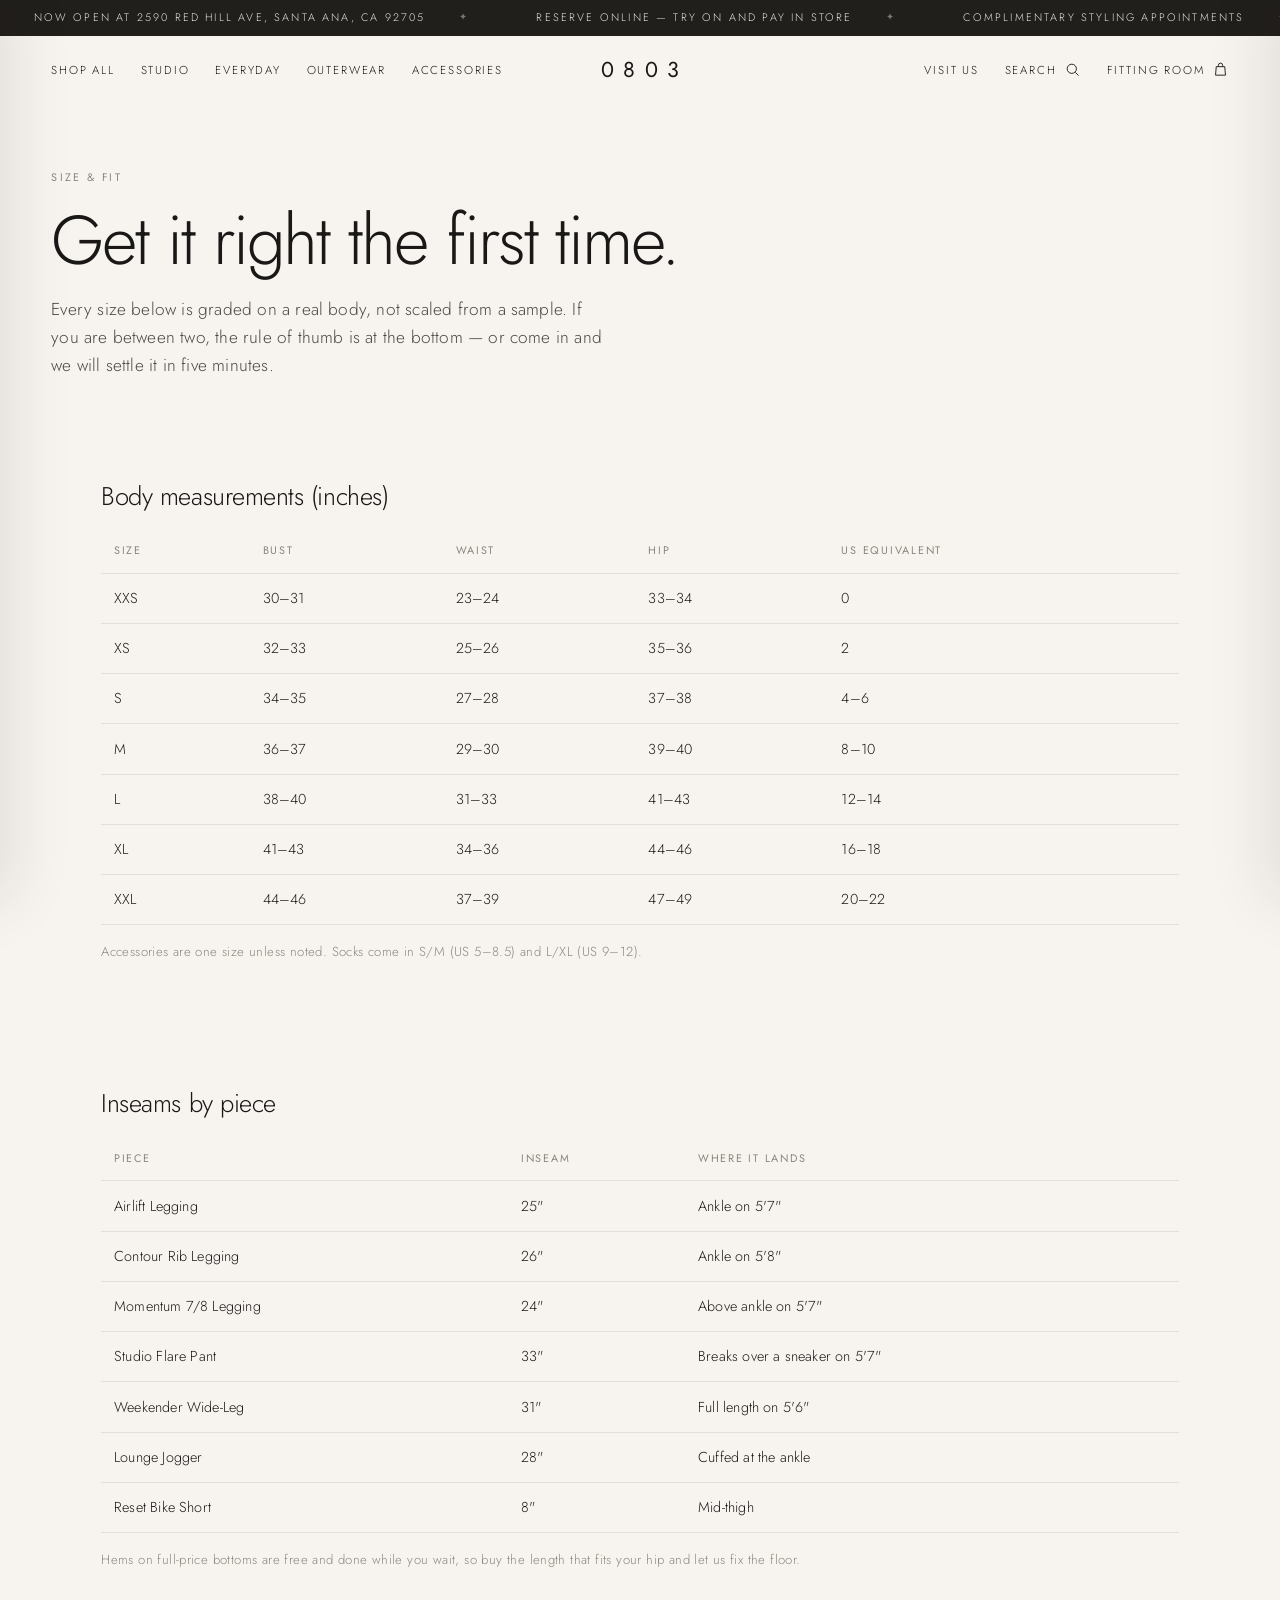
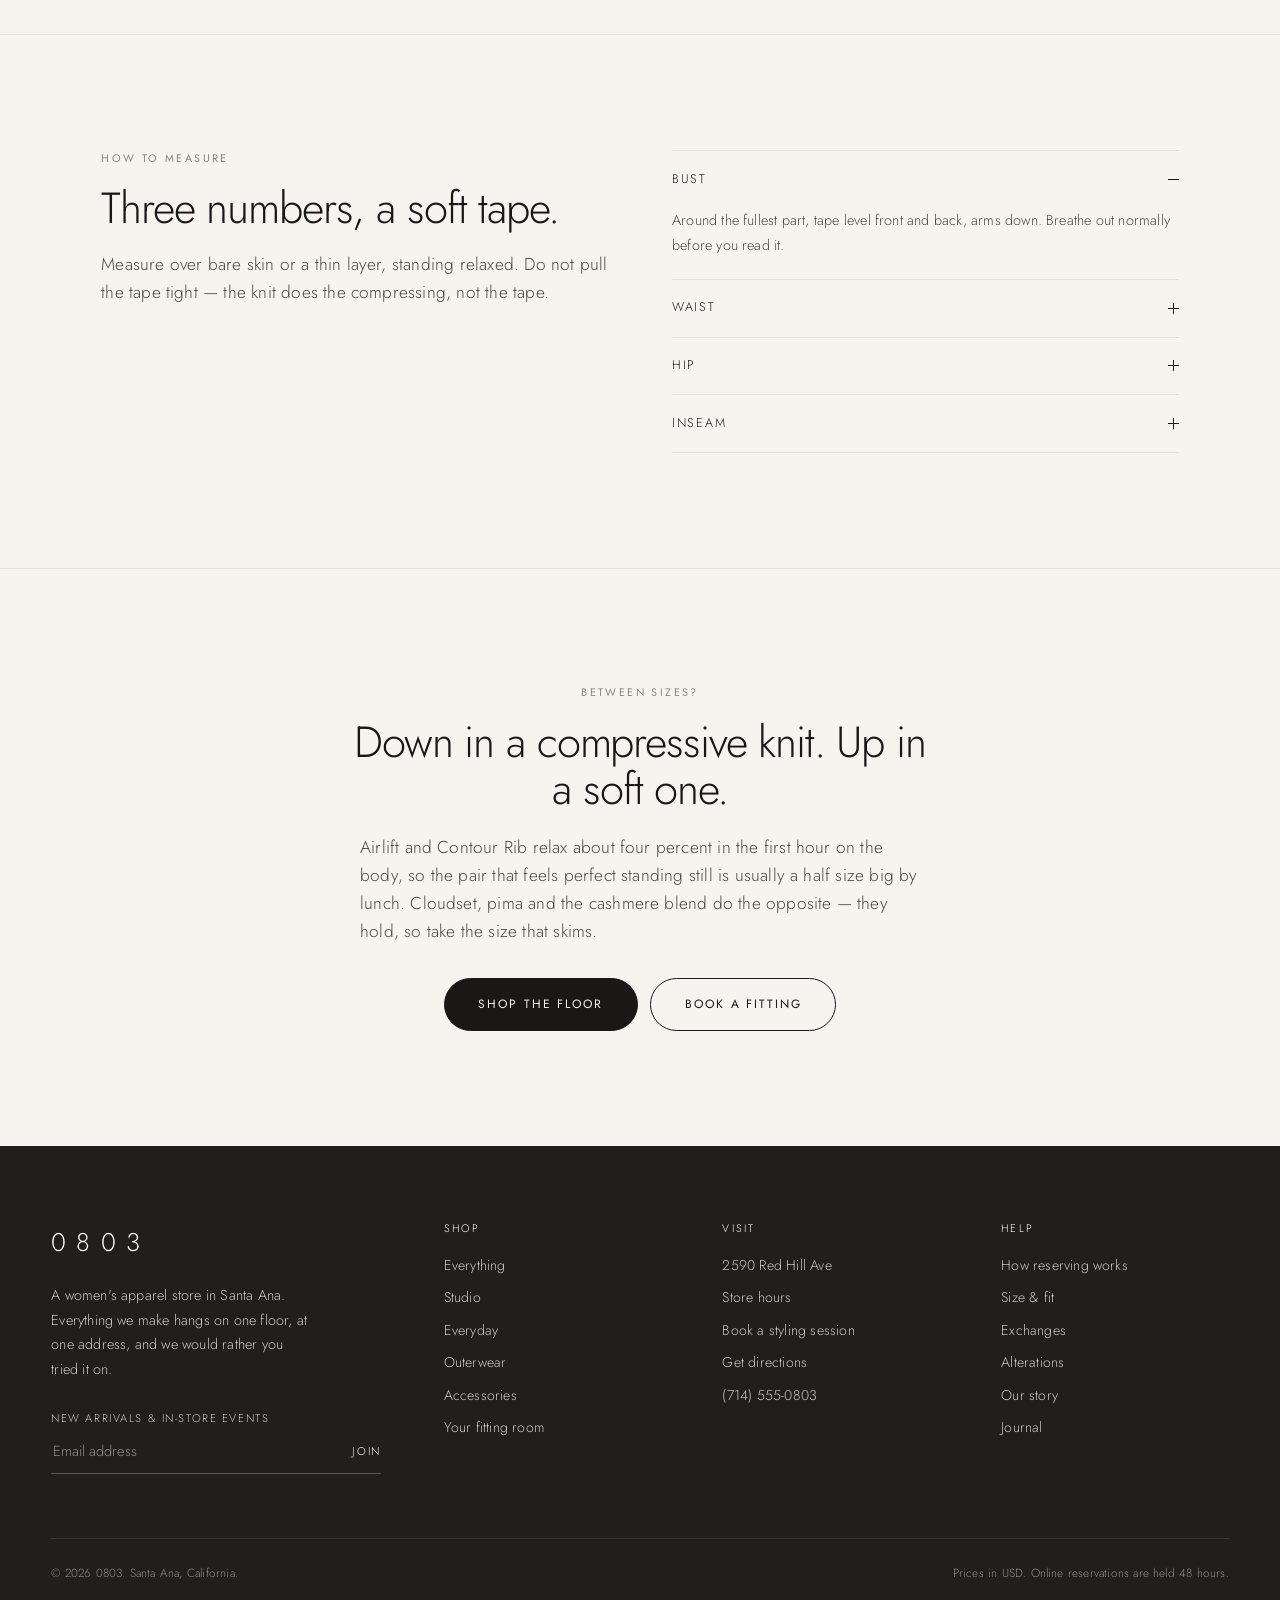
<file: sizing.html>
<!DOCTYPE html>
<html lang="en">
<head>
<meta charset="utf-8">
<meta name="viewport" content="width=device-width, initial-scale=1">
<title>Size &amp; Fit — 0803</title>
<meta name="description" content="Body measurements, inseams and fit rules for every 0803 piece, plus how to measure yourself.">
<meta name="theme-color" content="#f7f4ef">
<meta property="og:title" content="Size &amp; Fit — 0803">
<meta property="og:description" content="Body measurements, inseams and fit rules for every 0803 piece, plus how to measure yourself.">
<meta property="og:type" content="website">
<meta property="og:image" content="assets/img/editorial/hero.svg">
<link rel="icon" href="assets/img/favicon.svg" type="image/svg+xml">
<link rel="preload" href="assets/fonts/jost-var.woff2" as="font" type="font/woff2" crossorigin>
<link rel="stylesheet" href="assets/css/fonts.css">
<link rel="stylesheet" href="assets/css/styles.css">
</head>
<body>
<a class="skip" href="#main">Skip to content</a>
<div class="marquee" aria-hidden="true">
  <div class="marquee__track">
    <span>Now open at 2590 Red Hill Ave, Santa Ana, CA 92705</span><span>Reserve online — try on and pay in store</span>
    <span>Complimentary styling appointments</span><span>Free hems on full-price bottoms</span>
    <span>Now open at 2590 Red Hill Ave, Santa Ana, CA 92705</span><span>Reserve online — try on and pay in store</span>
    <span>Complimentary styling appointments</span><span>Free hems on full-price bottoms</span>
  </div>
</div>
<header class="header">
  <div class="wrap">
    <div class="header__inner">
      <div style="display:flex;align-items:center;gap:1rem">
        <nav class="nav nav--main" aria-label="Collections">
          <a class="nav__link" href="shop.html">Shop All</a>
          <a class="nav__link" href="shop.html?collection=studio">Studio</a>
          <a class="nav__link" href="shop.html?collection=everyday">Everyday</a>
          <a class="nav__link" href="shop.html?collection=outerwear">Outerwear</a>
          <a class="nav__link" href="shop.html?collection=accessories">Accessories</a>
        </nav>
        <button class="burger" data-open="menu" aria-label="Open menu"><span></span><span></span><span></span></button>
      </div>
      <a class="logo" href="index.html" aria-label="0803 home">0803</a>
      <div style="display:flex;align-items:center;justify-content:flex-end">
        <nav class="nav nav--end" aria-label="Utility">
          <a class="nav__link" href="visit.html">Visit Us</a>
          <button class="icon-btn" data-open="search" aria-label="Search"><span class="label">Search</span>
            <svg viewBox="0 0 24 24" fill="none" stroke="currentColor" stroke-width="1.3"><circle cx="11" cy="11" r="6.5"/><path d="m16 16 4.5 4.5"/></svg>
          </button>
          <button class="icon-btn" data-open="reserve" aria-label="Open fitting room">
            <span class="label">Fitting Room</span>
            <svg viewBox="0 0 24 24" fill="none" stroke="currentColor" stroke-width="1.3"><path d="M6 8h12l1 12H5L6 8Z"/><path d="M9 8V6a3 3 0 0 1 6 0v2"/></svg>
            <span class="bag-count" data-bag-count hidden>0</span>
          </button>
        </nav>
      </div>
    </div>
  </div>
</header>

<div class="panel panel--left" id="menu" role="dialog" aria-label="Menu" aria-modal="true">
  <div class="panel__head">
    <span class="panel__title">Menu</span>
    <button class="close-btn" data-close aria-label="Close menu"><svg viewBox="0 0 24 24" fill="none" stroke="currentColor" stroke-width="1.4"><path d="M5 5l14 14M19 5 5 19"/></svg></button>
  </div>
  <div class="panel__body">
    <nav class="menu-list">
      <a href="shop.html">Shop All</a>
      <a href="shop.html?collection=studio">Studio</a>
      <a href="shop.html?collection=everyday">Everyday</a>
      <a href="shop.html?collection=outerwear">Outerwear</a>
      <a href="shop.html?collection=accessories">Accessories</a>
      <a href="visit.html">Visit the Store</a>
      <a href="about.html">Our Story</a>
      <a href="journal.html">Journal</a>
      <a href="sizing.html">Size &amp; Fit</a>
      <a href="help.html">Help</a>
    </nav>
    <p class="small muted" style="margin-top:2rem">2590 Red Hill Ave, Santa Ana, CA 92705<br>
      <a href="tel:+17145550803">(714) 555-0803</a></p>
  </div>
</div>

<div class="panel" id="reserve-drawer" role="dialog" aria-label="Fitting room" aria-modal="true">
  <div class="panel__head">
    <span class="panel__title">Your fitting room</span>
    <button class="close-btn" data-close aria-label="Close"><svg viewBox="0 0 24 24" fill="none" stroke="currentColor" stroke-width="1.4"><path d="M5 5l14 14M19 5 5 19"/></svg></button>
  </div>
  <div class="panel__body" id="reserve-body"></div>
  <div class="panel__foot" id="reserve-foot"></div>
</div>

<div class="search" id="search" role="dialog" aria-label="Search">
  <div class="wrap">
    <div class="search__bar">
      <svg viewBox="0 0 24 24" fill="none" stroke="currentColor" stroke-width="1.3" style="width:22px;height:22px;flex:none"><circle cx="11" cy="11" r="6.5"/><path d="m16 16 4.5 4.5"/></svg>
      <input id="search-input" type="search" placeholder="Search pieces, fabrics, colours" autocomplete="off">
      <button class="close-btn" data-close aria-label="Close search"><svg viewBox="0 0 24 24" fill="none" stroke="currentColor" stroke-width="1.4"><path d="M5 5l14 14M19 5 5 19"/></svg></button>
    </div>
    <div class="search__results" id="search-results"></div>
  </div>
</div>
<main id="main">
  <section class="wrap" style="padding-top:clamp(2.4rem,5vw,4.4rem);padding-bottom:clamp(1.6rem,3vw,2.6rem)">
    <p class="eyebrow">Size &amp; fit</p>
    <h1 class="h1">Get it right the first time.</h1>
    <p class="lede" style="margin-top:1.2rem">Every size below is graded on a real body, not scaled from a sample. If you are between two, the rule of thumb is at the bottom — or come in and we will settle it in five minutes.</p>
  </section>

  <section class="section section--tight">
    <div class="wrap wrap--mid">
      <h2 class="h3" style="margin-bottom:1.2rem">Body measurements (inches)</h2>
      <div class="table-scroll">
        <table class="table">
          <thead><tr><th>Size</th><th>Bust</th><th>Waist</th><th>Hip</th><th>US equivalent</th></tr></thead>
          <tbody>
            <tr><td>XXS</td><td>30–31</td><td>23–24</td><td>33–34</td><td>0</td></tr><tr><td>XS</td><td>32–33</td><td>25–26</td><td>35–36</td><td>2</td></tr><tr><td>S</td><td>34–35</td><td>27–28</td><td>37–38</td><td>4–6</td></tr><tr><td>M</td><td>36–37</td><td>29–30</td><td>39–40</td><td>8–10</td></tr><tr><td>L</td><td>38–40</td><td>31–33</td><td>41–43</td><td>12–14</td></tr><tr><td>XL</td><td>41–43</td><td>34–36</td><td>44–46</td><td>16–18</td></tr><tr><td>XXL</td><td>44–46</td><td>37–39</td><td>47–49</td><td>20–22</td></tr>
          </tbody>
        </table>
      </div>
      <p class="small muted" style="margin-top:1rem">Accessories are one size unless noted. Socks come in S/M (US 5–8.5) and L/XL (US 9–12).</p>
    </div>
  </section>

  <section class="section section--tight">
    <div class="wrap wrap--mid">
      <h2 class="h3" style="margin-bottom:1.2rem">Inseams by piece</h2>
      <div class="table-scroll">
        <table class="table">
          <thead><tr><th>Piece</th><th>Inseam</th><th>Where it lands</th></tr></thead>
          <tbody><tr><td>Airlift Legging</td><td>25"</td><td>Ankle on 5'7"</td></tr><tr><td>Contour Rib Legging</td><td>26"</td><td>Ankle on 5'8"</td></tr><tr><td>Momentum 7/8 Legging</td><td>24"</td><td>Above ankle on 5'7"</td></tr><tr><td>Studio Flare Pant</td><td>33"</td><td>Breaks over a sneaker on 5'7"</td></tr><tr><td>Weekender Wide-Leg</td><td>31"</td><td>Full length on 5'6"</td></tr><tr><td>Lounge Jogger</td><td>28"</td><td>Cuffed at the ankle</td></tr><tr><td>Reset Bike Short</td><td>8"</td><td>Mid-thigh</td></tr></tbody>
        </table>
      </div>
      <p class="small muted" style="margin-top:1rem">Hems on full-price bottoms are free and done while you wait, so buy the length that fits your hip and let us fix the floor.</p>
    </div>
  </section>

  <section class="section rule">
    <div class="wrap wrap--mid">
      <div class="split" style="align-items:start">
        <div>
          <p class="eyebrow">How to measure</p>
          <h2 class="h2">Three numbers, a soft tape.</h2>
          <p class="lede" style="margin-top:1.2rem">Measure over bare skin or a thin layer, standing relaxed. Do not pull the tape tight — the knit does the compressing, not the tape.</p>
        </div>
        <div><div class="acc">
  <div class="acc__item is-open">
    <button class="acc__btn" aria-expanded="true">Bust <span class="plus"></span></button>
    <div class="acc__panel"><div><div class="inner">Around the fullest part, tape level front and back, arms down. Breathe out normally before you read it.</div></div></div>
  </div>
  <div class="acc__item">
    <button class="acc__btn" aria-expanded="false">Waist <span class="plus"></span></button>
    <div class="acc__panel"><div><div class="inner">The narrowest part of the torso, usually about an inch above the navel. Bend sideways to find the crease if you cannot see it.</div></div></div>
  </div>
  <div class="acc__item">
    <button class="acc__btn" aria-expanded="false">Hip <span class="plus"></span></button>
    <div class="acc__panel"><div><div class="inner">Around the fullest part of the seat, roughly eight inches below the waist, feet together.</div></div></div>
  </div>
  <div class="acc__item">
    <button class="acc__btn" aria-expanded="false">Inseam <span class="plus"></span></button>
    <div class="acc__panel"><div><div class="inner">From the crotch seam of trousers that already fit you down to the hem, flat on a table.</div></div></div>
  </div>
</div></div>
      </div>
    </div>
  </section>

  <section class="section rule">
    <div class="wrap wrap--narrow center">
      <p class="eyebrow">Between sizes?</p>
      <h2 class="h2" style="max-width:24ch;margin-inline:auto">Down in a compressive knit. Up in a soft one.</h2>
      <p class="lede mx-auto" style="margin-top:1.4rem;text-align:left">Airlift and Contour Rib relax about four percent in the first hour on the body, so the pair that feels perfect standing still is usually a half size big by lunch. Cloudset, pima and the cashmere blend do the opposite — they hold, so take the size that skims.</p>
      <p style="margin-top:2rem;display:flex;gap:.8rem;justify-content:center;flex-wrap:wrap">
        <a class="btn" href="shop.html">Shop the floor</a>
        <a class="btn btn--ghost" href="visit.html#appointments">Book a fitting</a>
      </p>
    </div>
  </section>
</main>

<footer class="footer">
  <div class="wrap">
    <div class="footer__grid">
      <div>
        <span class="footer__logo">0803</span>
        <p style="max-width:32ch;font-size:.9rem;line-height:1.7">A women's apparel store in Santa Ana. Everything we make hangs on one floor, at one address, and we would rather you tried it on.</p>
        <form data-signup style="margin-top:1.8rem;max-width:330px">
          <label class="tiny" for="signup-email" style="display:block;margin-bottom:.7rem;color:#cfc9c0">New arrivals &amp; in-store events</label>
          <div class="field">
            <input id="signup-email" type="email" placeholder="Email address" aria-label="Email address" required>
            <button type="submit">Join</button>
          </div>
        </form>
      </div>
      <div>
        <h4>Shop</h4>
        <ul>
          <li><a href="shop.html">Everything</a></li>
          <li><a href="shop.html?collection=studio">Studio</a></li>
          <li><a href="shop.html?collection=everyday">Everyday</a></li>
          <li><a href="shop.html?collection=outerwear">Outerwear</a></li>
          <li><a href="shop.html?collection=accessories">Accessories</a></li>
          <li><a href="reserve.html">Your fitting room</a></li>
        </ul>
      </div>
      <div>
        <h4>Visit</h4>
        <ul>
          <li><a href="visit.html">2590 Red Hill Ave</a></li>
          <li><a href="visit.html#hours">Store hours</a></li>
          <li><a href="visit.html#appointments">Book a styling session</a></li>
          <li><a href="https://www.google.com/maps/search/?api=1&amp;query=2590+Red+Hill+Ave+Santa+Ana+CA+92705" target="_blank" rel="noopener">Get directions</a></li>
          <li><a href="tel:+17145550803">(714) 555-0803</a></li>
        </ul>
      </div>
      <div>
        <h4>Help</h4>
        <ul>
          <li><a href="help.html">How reserving works</a></li>
          <li><a href="sizing.html">Size &amp; fit</a></li>
          <li><a href="help.html#exchanges">Exchanges</a></li>
          <li><a href="help.html#alterations">Alterations</a></li>
          <li><a href="about.html">Our story</a></li>
          <li><a href="journal.html">Journal</a></li>
        </ul>
      </div>
    </div>
    <div class="footer__bottom">
      <span>&copy; <span data-year>2026</span> 0803. Santa Ana, California.</span>
      <span>Prices in USD. Online reservations are held 48 hours.</span>
    </div>
  </div>
</footer>

<script src="assets/js/data.js"></script>
<script src="assets/js/app.js"></script>
</body>
</html>
</file>
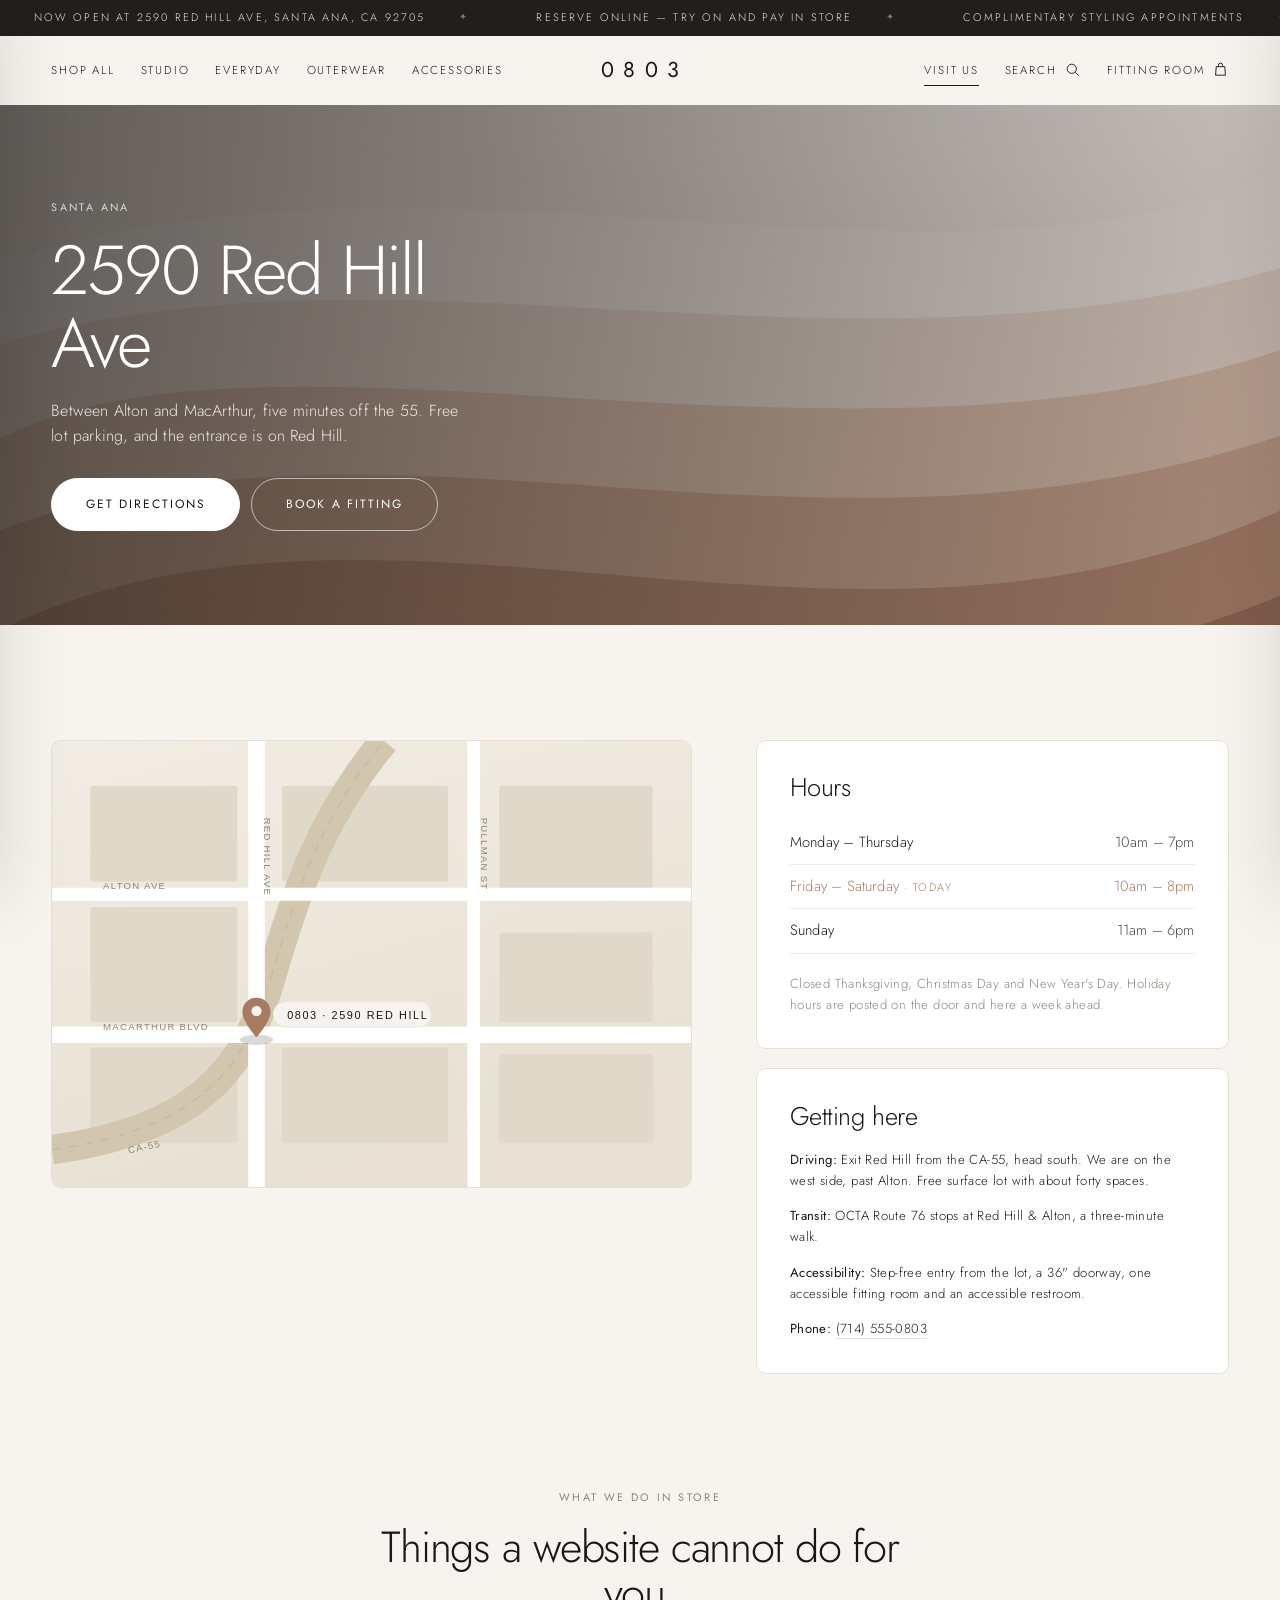
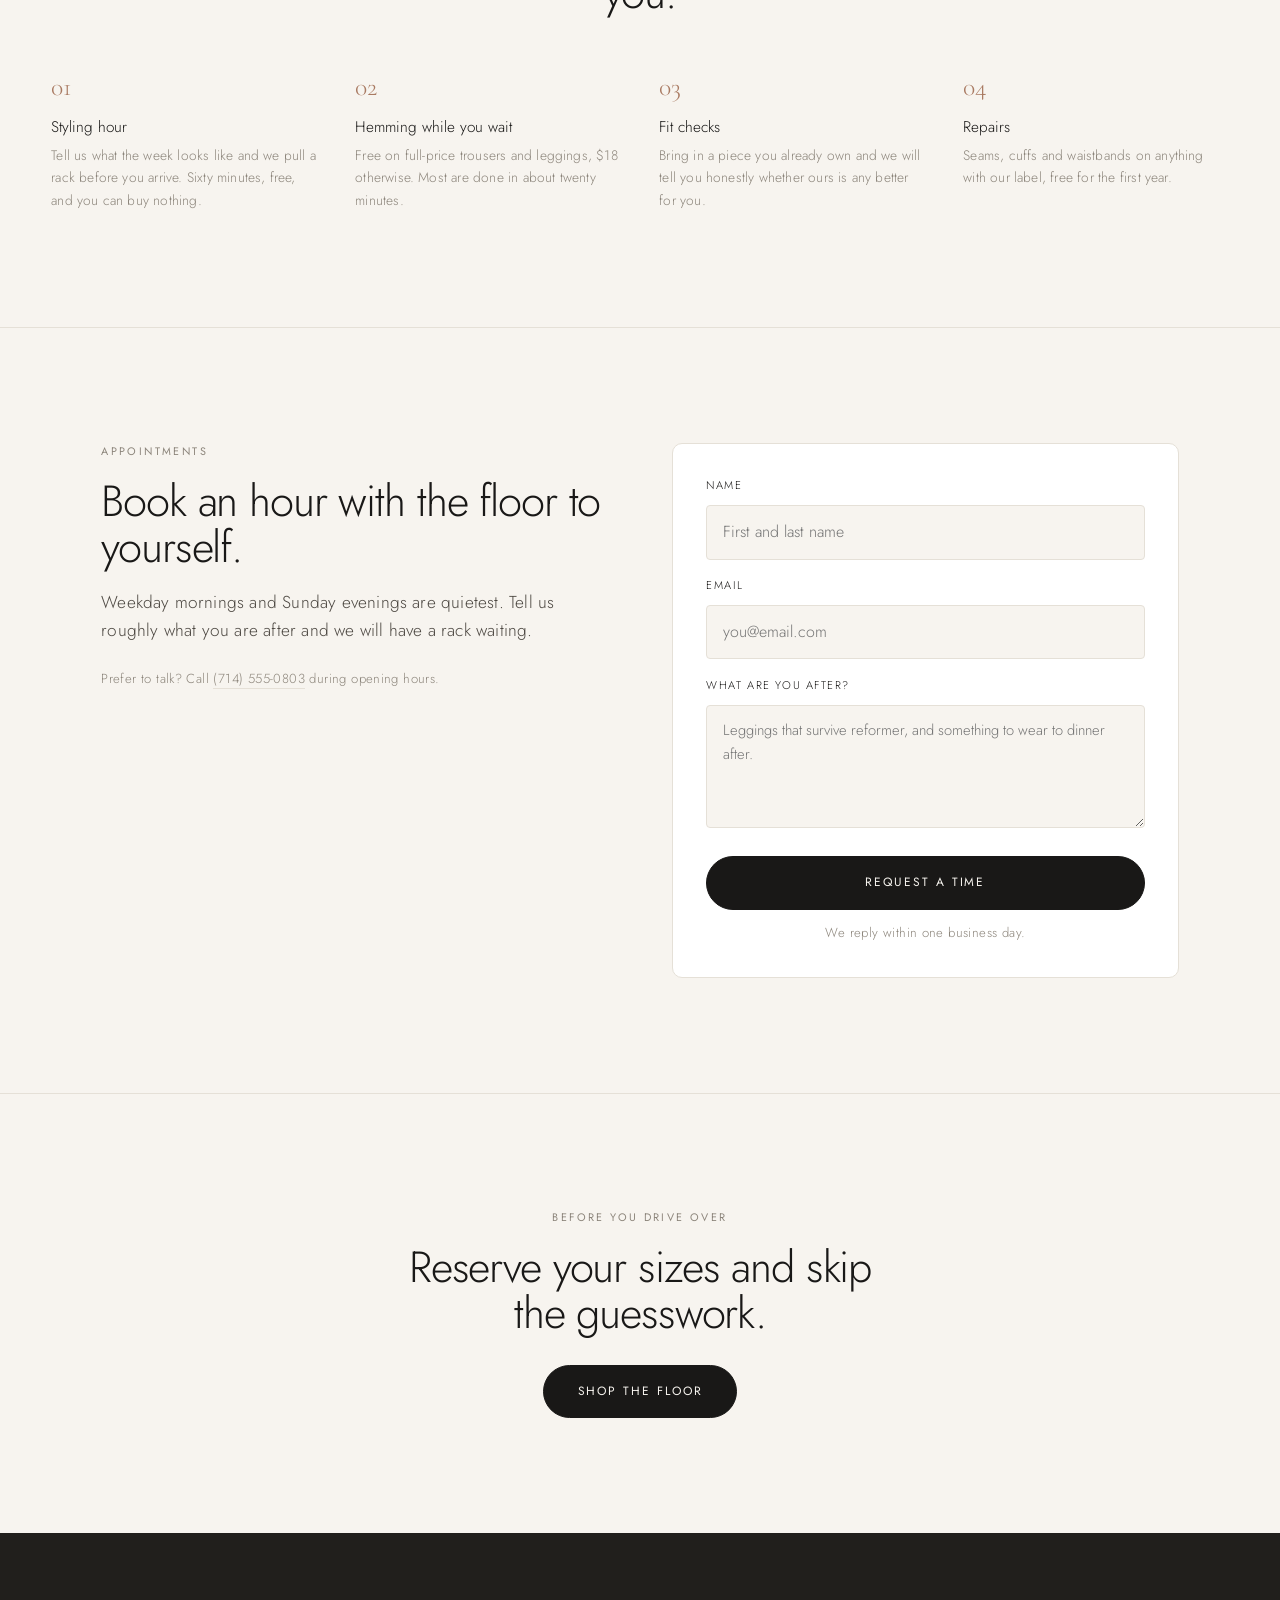
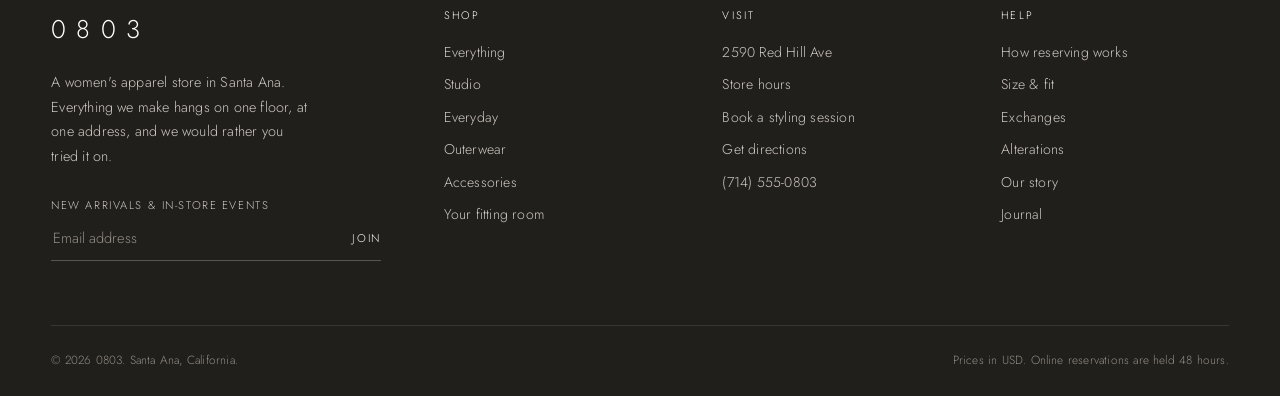
<file: visit.html>
<!DOCTYPE html>
<html lang="en">
<head>
<meta charset="utf-8">
<meta name="viewport" content="width=device-width, initial-scale=1">
<title>Visit the Store — 0803, Santa Ana</title>
<meta name="description" content="Hours, directions, parking and appointments for the 0803 store at 2590 Red Hill Ave, Santa Ana, CA 92705.">
<meta name="theme-color" content="#f7f4ef">
<meta property="og:title" content="Visit the Store — 0803, Santa Ana">
<meta property="og:description" content="Hours, directions, parking and appointments for the 0803 store at 2590 Red Hill Ave, Santa Ana, CA 92705.">
<meta property="og:type" content="website">
<meta property="og:image" content="assets/img/editorial/hero.svg">
<link rel="icon" href="assets/img/favicon.svg" type="image/svg+xml">
<link rel="preload" href="assets/fonts/jost-var.woff2" as="font" type="font/woff2" crossorigin>
<link rel="stylesheet" href="assets/css/fonts.css">
<link rel="stylesheet" href="assets/css/styles.css">
</head>
<body>
<a class="skip" href="#main">Skip to content</a>
<div class="marquee" aria-hidden="true">
  <div class="marquee__track">
    <span>Now open at 2590 Red Hill Ave, Santa Ana, CA 92705</span><span>Reserve online — try on and pay in store</span>
    <span>Complimentary styling appointments</span><span>Free hems on full-price bottoms</span>
    <span>Now open at 2590 Red Hill Ave, Santa Ana, CA 92705</span><span>Reserve online — try on and pay in store</span>
    <span>Complimentary styling appointments</span><span>Free hems on full-price bottoms</span>
  </div>
</div>
<header class="header">
  <div class="wrap">
    <div class="header__inner">
      <div style="display:flex;align-items:center;gap:1rem">
        <nav class="nav nav--main" aria-label="Collections">
          <a class="nav__link" href="shop.html">Shop All</a>
          <a class="nav__link" href="shop.html?collection=studio">Studio</a>
          <a class="nav__link" href="shop.html?collection=everyday">Everyday</a>
          <a class="nav__link" href="shop.html?collection=outerwear">Outerwear</a>
          <a class="nav__link" href="shop.html?collection=accessories">Accessories</a>
        </nav>
        <button class="burger" data-open="menu" aria-label="Open menu"><span></span><span></span><span></span></button>
      </div>
      <a class="logo" href="index.html" aria-label="0803 home">0803</a>
      <div style="display:flex;align-items:center;justify-content:flex-end">
        <nav class="nav nav--end" aria-label="Utility">
          <a class="nav__link" href="visit.html">Visit Us</a>
          <button class="icon-btn" data-open="search" aria-label="Search"><span class="label">Search</span>
            <svg viewBox="0 0 24 24" fill="none" stroke="currentColor" stroke-width="1.3"><circle cx="11" cy="11" r="6.5"/><path d="m16 16 4.5 4.5"/></svg>
          </button>
          <button class="icon-btn" data-open="reserve" aria-label="Open fitting room">
            <span class="label">Fitting Room</span>
            <svg viewBox="0 0 24 24" fill="none" stroke="currentColor" stroke-width="1.3"><path d="M6 8h12l1 12H5L6 8Z"/><path d="M9 8V6a3 3 0 0 1 6 0v2"/></svg>
            <span class="bag-count" data-bag-count hidden>0</span>
          </button>
        </nav>
      </div>
    </div>
  </div>
</header>

<div class="panel panel--left" id="menu" role="dialog" aria-label="Menu" aria-modal="true">
  <div class="panel__head">
    <span class="panel__title">Menu</span>
    <button class="close-btn" data-close aria-label="Close menu"><svg viewBox="0 0 24 24" fill="none" stroke="currentColor" stroke-width="1.4"><path d="M5 5l14 14M19 5 5 19"/></svg></button>
  </div>
  <div class="panel__body">
    <nav class="menu-list">
      <a href="shop.html">Shop All</a>
      <a href="shop.html?collection=studio">Studio</a>
      <a href="shop.html?collection=everyday">Everyday</a>
      <a href="shop.html?collection=outerwear">Outerwear</a>
      <a href="shop.html?collection=accessories">Accessories</a>
      <a href="visit.html">Visit the Store</a>
      <a href="about.html">Our Story</a>
      <a href="journal.html">Journal</a>
      <a href="sizing.html">Size &amp; Fit</a>
      <a href="help.html">Help</a>
    </nav>
    <p class="small muted" style="margin-top:2rem">2590 Red Hill Ave, Santa Ana, CA 92705<br>
      <a href="tel:+17145550803">(714) 555-0803</a></p>
  </div>
</div>

<div class="panel" id="reserve-drawer" role="dialog" aria-label="Fitting room" aria-modal="true">
  <div class="panel__head">
    <span class="panel__title">Your fitting room</span>
    <button class="close-btn" data-close aria-label="Close"><svg viewBox="0 0 24 24" fill="none" stroke="currentColor" stroke-width="1.4"><path d="M5 5l14 14M19 5 5 19"/></svg></button>
  </div>
  <div class="panel__body" id="reserve-body"></div>
  <div class="panel__foot" id="reserve-foot"></div>
</div>

<div class="search" id="search" role="dialog" aria-label="Search">
  <div class="wrap">
    <div class="search__bar">
      <svg viewBox="0 0 24 24" fill="none" stroke="currentColor" stroke-width="1.3" style="width:22px;height:22px;flex:none"><circle cx="11" cy="11" r="6.5"/><path d="m16 16 4.5 4.5"/></svg>
      <input id="search-input" type="search" placeholder="Search pieces, fabrics, colours" autocomplete="off">
      <button class="close-btn" data-close aria-label="Close search"><svg viewBox="0 0 24 24" fill="none" stroke="currentColor" stroke-width="1.4"><path d="M5 5l14 14M19 5 5 19"/></svg></button>
    </div>
    <div class="search__results" id="search-results"></div>
  </div>
</div>
<main id="main">
  <section class="banner" style="min-height:clamp(360px,44vw,520px)">
    <img src="assets/img/editorial/store-wide.svg" alt="" width="2000" height="1120">
    <div class="wrap">
      <div class="banner__body">
        <p class="eyebrow" style="color:rgba(255,255,255,.75)">Santa Ana</p>
        <h1 class="h1">2590 Red Hill Ave</h1>
        <p style="margin-top:1.1rem">Between Alton and MacArthur, five minutes off the 55. Free lot parking, and the entrance is on Red Hill.</p>
        <p style="margin-top:1.8rem;display:flex;gap:.7rem;flex-wrap:wrap">
          <a class="btn btn--light" href="https://www.google.com/maps/search/?api=1&amp;query=2590+Red+Hill+Ave+Santa+Ana+CA+92705" target="_blank" rel="noopener">Get directions</a>
          <a class="btn btn--light" style="--btn-bg:transparent;--btn-fg:#fff;--btn-bd:rgba(255,255,255,.6)" href="#appointments">Book a fitting</a>
        </p>
      </div>
    </div>
  </section>

  <section class="section">
    <div class="wrap">
      <div class="split split--wide" style="align-items:start">
        <div class="map reveal" style="aspect-ratio:10/7">
          <img src="assets/img/editorial/map.svg" alt="Map showing 0803 at 2590 Red Hill Avenue, Santa Ana" width="1000" height="700">
        </div>
        <div class="reveal reveal-d1">
          <div class="info-card" id="hours">
            <h2 class="h3" style="margin-bottom:1.2rem">Hours</h2>
            <table class="hours" data-hours>
              <tr><td>Monday – Thursday</td><td>10am – 7pm</td></tr>
              <tr><td>Friday – Saturday</td><td>10am – 8pm</td></tr>
              <tr><td>Sunday</td><td>11am – 6pm</td></tr>
            </table>
            <p class="small muted" style="margin-top:1.2rem">Closed Thanksgiving, Christmas Day and New Year's Day. Holiday hours are posted on the door and here a week ahead.</p>
          </div>
          <div class="info-card" style="margin-top:1.2rem">
            <h2 class="h3" style="margin-bottom:1.2rem">Getting here</h2>
            <p class="small"><strong style="font-weight:400">Driving:</strong> Exit Red Hill from the CA-55, head south. We are on the west side, past Alton. Free surface lot with about forty spaces.</p>
            <p class="small"><strong style="font-weight:400">Transit:</strong> OCTA Route 76 stops at Red Hill &amp; Alton, a three-minute walk.</p>
            <p class="small"><strong style="font-weight:400">Accessibility:</strong> Step-free entry from the lot, a 36" doorway, one accessible fitting room and an accessible restroom.</p>
            <p class="small" style="margin-bottom:0"><strong style="font-weight:400">Phone:</strong> <a href="tel:+17145550803" style="border-bottom:1px solid var(--line)">(714) 555-0803</a></p>
          </div>
        </div>
      </div>
    </div>
  </section>

  <section class="section section--flush-top">
    <div class="wrap">
      <p class="eyebrow center">What we do in store</p>
      <h2 class="h2 center" style="max-width:22ch;margin-inline:auto">Things a website cannot do for you.</h2>
      <div class="values" style="margin-top:clamp(2.4rem,4vw,3.6rem)">
        <div class="value reveal"><span class="value__num">01</span><h4>Styling hour</h4>
          <p>Tell us what the week looks like and we pull a rack before you arrive. Sixty minutes, free, and you can buy nothing.</p></div>
        <div class="value reveal reveal-d1"><span class="value__num">02</span><h4>Hemming while you wait</h4>
          <p>Free on full-price trousers and leggings, $18 otherwise. Most are done in about twenty minutes.</p></div>
        <div class="value reveal reveal-d2"><span class="value__num">03</span><h4>Fit checks</h4>
          <p>Bring in a piece you already own and we will tell you honestly whether ours is any better for you.</p></div>
        <div class="value reveal reveal-d3"><span class="value__num">04</span><h4>Repairs</h4>
          <p>Seams, cuffs and waistbands on anything with our label, free for the first year.</p></div>
      </div>
    </div>
  </section>

  <section class="section rule" id="appointments">
    <div class="wrap wrap--mid">
      <div class="split" style="align-items:start">
        <div>
          <p class="eyebrow">Appointments</p>
          <h2 class="h2">Book an hour with the floor to yourself.</h2>
          <p class="lede" style="margin-top:1.2rem">Weekday mornings and Sunday evenings are quietest. Tell us roughly what you are after and we will have a rack waiting.</p>
          <p class="small muted" style="margin-top:1.4rem">Prefer to talk? Call <a href="tel:+17145550803" style="border-bottom:1px solid var(--line)">(714) 555-0803</a> during opening hours.</p>
        </div>
        <form class="info-card" data-signup>
          <label class="tiny" for="appt-name" style="display:block;margin-bottom:.6rem">Name</label>
          <input id="appt-name" type="text" required placeholder="First and last name" style="width:100%;padding:.85rem 1rem;border:1px solid var(--line);border-radius:var(--r-md);background:var(--bone)">
          <label class="tiny" for="appt-email" style="display:block;margin:1.1rem 0 .6rem">Email</label>
          <input id="appt-email" type="email" required placeholder="you@email.com" style="width:100%;padding:.85rem 1rem;border:1px solid var(--line);border-radius:var(--r-md);background:var(--bone)">
          <label class="tiny" for="appt-notes" style="display:block;margin:1.1rem 0 .6rem">What are you after?</label>
          <textarea id="appt-notes" rows="4" placeholder="Leggings that survive reformer, and something to wear to dinner after." style="width:100%;padding:.85rem 1rem;border:1px solid var(--line);border-radius:var(--r-md);background:var(--bone);font-size:.92rem"></textarea>
          <button class="btn btn--block" type="submit" style="margin-top:1.3rem">Request a time</button>
          <p class="small muted center" style="margin-top:.8rem">We reply within one business day.</p>
        </form>
      </div>
    </div>
  </section>

  <section class="section rule">
    <div class="wrap center">
      <p class="eyebrow">Before you drive over</p>
      <h2 class="h2" style="max-width:20ch;margin-inline:auto">Reserve your sizes and skip the guesswork.</h2>
      <p style="margin-top:1.8rem"><a class="btn" href="shop.html">Shop the floor</a></p>
    </div>
  </section>
</main>

<footer class="footer">
  <div class="wrap">
    <div class="footer__grid">
      <div>
        <span class="footer__logo">0803</span>
        <p style="max-width:32ch;font-size:.9rem;line-height:1.7">A women's apparel store in Santa Ana. Everything we make hangs on one floor, at one address, and we would rather you tried it on.</p>
        <form data-signup style="margin-top:1.8rem;max-width:330px">
          <label class="tiny" for="signup-email" style="display:block;margin-bottom:.7rem;color:#cfc9c0">New arrivals &amp; in-store events</label>
          <div class="field">
            <input id="signup-email" type="email" placeholder="Email address" aria-label="Email address" required>
            <button type="submit">Join</button>
          </div>
        </form>
      </div>
      <div>
        <h4>Shop</h4>
        <ul>
          <li><a href="shop.html">Everything</a></li>
          <li><a href="shop.html?collection=studio">Studio</a></li>
          <li><a href="shop.html?collection=everyday">Everyday</a></li>
          <li><a href="shop.html?collection=outerwear">Outerwear</a></li>
          <li><a href="shop.html?collection=accessories">Accessories</a></li>
          <li><a href="reserve.html">Your fitting room</a></li>
        </ul>
      </div>
      <div>
        <h4>Visit</h4>
        <ul>
          <li><a href="visit.html">2590 Red Hill Ave</a></li>
          <li><a href="visit.html#hours">Store hours</a></li>
          <li><a href="visit.html#appointments">Book a styling session</a></li>
          <li><a href="https://www.google.com/maps/search/?api=1&amp;query=2590+Red+Hill+Ave+Santa+Ana+CA+92705" target="_blank" rel="noopener">Get directions</a></li>
          <li><a href="tel:+17145550803">(714) 555-0803</a></li>
        </ul>
      </div>
      <div>
        <h4>Help</h4>
        <ul>
          <li><a href="help.html">How reserving works</a></li>
          <li><a href="sizing.html">Size &amp; fit</a></li>
          <li><a href="help.html#exchanges">Exchanges</a></li>
          <li><a href="help.html#alterations">Alterations</a></li>
          <li><a href="about.html">Our story</a></li>
          <li><a href="journal.html">Journal</a></li>
        </ul>
      </div>
    </div>
    <div class="footer__bottom">
      <span>&copy; <span data-year>2026</span> 0803. Santa Ana, California.</span>
      <span>Prices in USD. Online reservations are held 48 hours.</span>
    </div>
  </div>
</footer>

<script src="assets/js/data.js"></script>
<script src="assets/js/app.js"></script>
</body>
</html>
</file>
<file: assets/css/fonts.css>
/* Self-hosted latin subsets of Jost and Cormorant Garamond (variable weight
   axis, so one file covers every weight we use).
   SIL Open Font License 1.1 — see assets/fonts/OFL.txt. */

@font-face {
  font-family: 'Jost';
  font-style: normal;
  font-weight: 100 900;
  font-display: swap;
  src: url('../fonts/jost-var.woff2') format('woff2');
  unicode-range: U+0000-00FF, U+0131, U+0152-0153, U+02BB-02BC, U+02C6, U+02DA, U+02DC, U+0304, U+0308, U+0329, U+2000-206F, U+20AC, U+2122, U+2191, U+2193, U+2212, U+2215, U+FEFF, U+FFFD;
}

@font-face {
  font-family: 'Cormorant Garamond';
  font-style: normal;
  font-weight: 300 700;
  font-display: swap;
  src: url('../fonts/cormorant-garamond-var.woff2') format('woff2');
  unicode-range: U+0000-00FF, U+0131, U+0152-0153, U+02BB-02BC, U+02C6, U+02DA, U+02DC, U+0304, U+0308, U+0329, U+2000-206F, U+20AC, U+2122, U+2191, U+2193, U+2212, U+2215, U+FEFF, U+FFFD;
}

@font-face {
  font-family: 'Cormorant Garamond';
  font-style: italic;
  font-weight: 300 700;
  font-display: swap;
  src: url('../fonts/cormorant-garamond-italic-var.woff2') format('woff2');
  unicode-range: U+0000-00FF, U+0131, U+0152-0153, U+02BB-02BC, U+02C6, U+02DA, U+02DC, U+0304, U+0308, U+0329, U+2000-206F, U+20AC, U+2122, U+2191, U+2193, U+2212, U+2215, U+FEFF, U+FFFD;
}
</file>
<file: assets/css/styles.css>
/* =========================================================================
   0803 — Design system
   Warm neutral ground, one accent, generous negative space. Everything is
   sized off two clamped scales so pages hold up from 360px to 2000px.
   ========================================================================= */

/* ------------------------------------------------------------- 1. Tokens */
:root {
  --bone:      #f7f4ef;
  --paper:     #ffffff;
  --sand:      #efe8dc;
  --ink:       #191817;
  --ink-soft:  #4d4842;
  --muted:     #8c857b;
  --line:      #e5e0d7;
  --line-soft: #efeae2;
  --clay:      #a97a62;
  --sage:      #8c9679;
  --dark:      #211f1c;
  --ok:        #4f6b4c;
  --low:       #a8763a;
  --out:       #a05a4e;

  --font-sans: 'Jost', 'Futura', 'Avenir Next', 'Helvetica Neue', system-ui, -apple-system, sans-serif;
  --font-serif: 'Cormorant Garamond', 'Iowan Old Style', Georgia, 'Times New Roman', serif;

  --gutter: clamp(1.25rem, 4vw, 4.5rem);
  --maxw: 1560px;
  --section: clamp(4.5rem, 9vw, 9rem);

  --r-sm: 2px;
  --r-md: 4px;
  --r-lg: 10px;

  --ease: cubic-bezier(.22, .61, .36, 1);
  --dur: .5s;

  --header-h: 68px;
}

/* --------------------------------------------------------- 2. Base reset */
*, *::before, *::after { box-sizing: border-box; }

html {
  -webkit-text-size-adjust: 100%;
  scroll-behavior: smooth;
  scroll-padding-top: calc(var(--header-h) + 24px);
}

body {
  margin: 0;
  background: var(--bone);
  color: var(--ink);
  font-family: var(--font-sans);
  font-size: 16px;
  font-weight: 300;
  line-height: 1.6;
  letter-spacing: .012em;
  -webkit-font-smoothing: antialiased;
  text-rendering: optimizeLegibility;
  overflow-x: hidden;
}
body.no-scroll { overflow: hidden; }

img, svg, video { display: block; max-width: 100%; }
img { height: auto; }

a { color: inherit; text-decoration: none; }

button, input, select, textarea { font: inherit; color: inherit; }
button { background: none; border: 0; cursor: pointer; padding: 0; }

hr { border: 0; border-top: 1px solid var(--line); margin: 0; }

:focus-visible {
  outline: 2px solid var(--ink);
  outline-offset: 3px;
  border-radius: var(--r-sm);
}

::selection { background: var(--ink); color: var(--bone); }

/* ------------------------------------------------------- 3. Typography */
h1, h2, h3, h4 {
  margin: 0;
  font-weight: 300;
  letter-spacing: -.015em;
  line-height: 1.06;
}

.display   { font-size: clamp(2.9rem, 8.2vw, 7.4rem); line-height: .95; letter-spacing: -.035em; }
.h1        { font-size: clamp(2.2rem, 5.4vw, 4.4rem); letter-spacing: -.03em; }
.h2        { font-size: clamp(1.7rem, 3.4vw, 3rem);  letter-spacing: -.026em; }
.h3        { font-size: clamp(1.25rem, 2vw, 1.7rem); letter-spacing: -.018em; }

.serif { font-family: var(--font-serif); font-weight: 300; letter-spacing: -.01em; }
.serif-italic { font-family: var(--font-serif); font-style: italic; font-weight: 300; }

.eyebrow {
  font-size: .68rem;
  font-weight: 400;
  letter-spacing: .22em;
  text-transform: uppercase;
  color: var(--muted);
  margin: 0 0 1.1rem;
}
.eyebrow--ink { color: var(--ink); }

.lede {
  font-size: clamp(1.02rem, 1.35vw, 1.22rem);
  line-height: 1.62;
  color: var(--ink-soft);
  max-width: 56ch;
}

.muted { color: var(--muted); }
.small { font-size: .82rem; letter-spacing: .03em; }
.tiny  { font-size: .7rem; letter-spacing: .14em; text-transform: uppercase; }

p { margin: 0 0 1.1em; }
p:last-child { margin-bottom: 0; }

/* ---------------------------------------------------------- 4. Layout */
.wrap {
  width: 100%;
  max-width: var(--maxw);
  margin-inline: auto;
  padding-inline: var(--gutter);
}
.wrap--narrow { max-width: 900px; }
.wrap--mid    { max-width: 1180px; }

.section { padding-block: var(--section); }
.section--tight { padding-block: clamp(3rem, 5vw, 5rem); }
.section--flush-top { padding-top: 0; }

.rule { border-top: 1px solid var(--line); }

.section-head {
  display: flex;
  flex-wrap: wrap;
  align-items: flex-end;
  justify-content: space-between;
  gap: 1.5rem 2rem;
  margin-bottom: clamp(2rem, 3.4vw, 3.4rem);
}
.section-head p { max-width: 46ch; }

.stack > * + * { margin-top: 1rem; }

/* ---------------------------------------------------------- 5. Buttons */
.btn {
  --btn-bg: var(--ink);
  --btn-fg: var(--bone);
  --btn-bd: var(--ink);
  display: inline-flex;
  align-items: center;
  justify-content: center;
  gap: .6rem;
  padding: 1rem 2.1rem;
  background: var(--btn-bg);
  color: var(--btn-fg);
  border: 1px solid var(--btn-bd);
  border-radius: 100px;
  font-size: .75rem;
  font-weight: 400;
  letter-spacing: .16em;
  text-transform: uppercase;
  white-space: nowrap;
  transition: background var(--dur) var(--ease), color var(--dur) var(--ease),
              border-color var(--dur) var(--ease), transform .2s var(--ease);
}
.btn:hover { --btn-bg: transparent; --btn-fg: var(--ink); }
.btn:active { transform: translateY(1px); }

.btn--ghost { --btn-bg: transparent; --btn-fg: var(--ink); --btn-bd: var(--ink); }
.btn--ghost:hover { --btn-bg: var(--ink); --btn-fg: var(--bone); }

.btn--light { --btn-bg: var(--paper); --btn-fg: var(--ink); --btn-bd: var(--paper); }
.btn--light:hover { --btn-bg: transparent; --btn-fg: var(--paper); --btn-bd: var(--paper); }

.btn--block { display: flex; width: 100%; }
.btn--sm { padding: .72rem 1.4rem; font-size: .68rem; }

.btn[disabled] { opacity: .38; pointer-events: none; }

.link {
  display: inline-flex;
  align-items: center;
  gap: .5rem;
  font-size: .74rem;
  letter-spacing: .16em;
  text-transform: uppercase;
  padding-bottom: 3px;
  border-bottom: 1px solid currentColor;
  transition: gap .35s var(--ease), opacity .3s var(--ease);
}
.link:hover { gap: .85rem; }
.link svg { width: 13px; height: 13px; }

/* ----------------------------------------------------- 6. Announcement */
.marquee {
  background: var(--dark);
  color: var(--bone);
  overflow: hidden;
  font-size: .68rem;
  letter-spacing: .2em;
  text-transform: uppercase;
  padding: .58rem 0;
}
.marquee__track {
  display: flex;
  width: max-content;
  animation: slide 46s linear infinite;
}
.marquee__track span {
  padding-inline: 2.1rem;
  display: inline-flex;
  align-items: center;
  gap: 2.1rem;
  white-space: nowrap;
  opacity: .92;
}
.marquee__track span::after { content: '✦'; opacity: .45; font-size: .6rem; }
@keyframes slide { to { transform: translateX(-50%); } }
.marquee:hover .marquee__track { animation-play-state: paused; }

/* ---------------------------------------------------------- 7. Header */
.header {
  position: sticky;
  top: 0;
  z-index: 60;
  background: var(--bone);
  border-bottom: 1px solid transparent;
  transition: background .45s var(--ease), border-color .45s var(--ease),
              color .45s var(--ease);
}
.header__inner {
  height: var(--header-h);
  display: grid;
  grid-template-columns: 1fr auto 1fr;
  align-items: center;
  gap: 1rem;
}
.header.is-stuck { border-bottom-color: var(--line); }

/* Transparent-over-hero variant, used on the home page. The hero is pulled
   up behind the (still sticky) header so the marquee stays visible above it. */
.header--overlay {
  background: transparent;
  color: var(--paper);
}
.header--overlay .nav__link::after { background: var(--paper); }
.header--overlay.is-stuck {
  background: var(--bone);
  color: var(--ink);
  border-bottom-color: var(--line);
}
.header--overlay.is-stuck .nav__link::after { background: var(--ink); }

.logo {
  justify-self: center;
  font-size: 1.35rem;
  font-weight: 400;
  letter-spacing: .42em;
  text-indent: .42em;
  line-height: 1;
  transition: opacity .3s var(--ease);
}
.logo:hover { opacity: .62; }

.nav {
  display: flex;
  align-items: center;
  gap: clamp(1rem, 2vw, 2.1rem);
}
.nav--end { justify-content: flex-end; }
.nav__link {
  position: relative;
  font-size: .72rem;
  letter-spacing: .16em;
  text-transform: uppercase;
  padding-block: .4rem;
}
.nav__link::after {
  content: '';
  position: absolute;
  left: 0; bottom: 0;
  width: 100%; height: 1px;
  background: var(--ink);
  transform: scaleX(0);
  transform-origin: right;
  transition: transform .42s var(--ease);
}
.nav__link:hover::after, .nav__link[aria-current='page']::after {
  transform: scaleX(1);
  transform-origin: left;
}

.icon-btn {
  display: inline-flex;
  align-items: center;
  gap: .45rem;
  font-size: .72rem;
  letter-spacing: .16em;
  text-transform: uppercase;
  transition: opacity .3s var(--ease);
}
.icon-btn:hover { opacity: .6; }
.icon-btn svg { width: 17px; height: 17px; }

.bag-count {
  min-width: 18px;
  height: 18px;
  padding: 0 5px;
  border-radius: 100px;
  background: var(--ink);
  color: var(--bone);
  font-size: .6rem;
  letter-spacing: 0;
  display: inline-flex;
  align-items: center;
  justify-content: center;
}
.header--overlay:not(.is-stuck) .bag-count { background: var(--paper); color: var(--ink); }
.bag-count[hidden] { display: none; }

.burger { display: none; }
.burger span {
  display: block;
  width: 20px; height: 1px;
  background: currentColor;
  transition: transform .35s var(--ease), opacity .25s var(--ease);
}
.burger span + span { margin-top: 5px; }

/* ------------------------------------------------- 8. Mobile menu / drawer */
.scrim {
  position: fixed;
  inset: 0;
  background: rgba(25, 24, 23, .42);
  backdrop-filter: blur(3px);
  opacity: 0;
  pointer-events: none;
  transition: opacity .45s var(--ease);
  z-index: 70;
}
.scrim.is-open { opacity: 1; pointer-events: auto; }

.panel {
  position: fixed;
  top: 0; right: 0;
  height: 100dvh;
  width: min(430px, 100%);
  background: var(--bone);
  z-index: 80;
  display: flex;
  flex-direction: column;
  transform: translateX(102%);
  transition: transform .55s var(--ease);
  box-shadow: -20px 0 60px rgba(25, 24, 23, .1);
}
.panel.is-open { transform: none; }
.panel--left { right: auto; left: 0; transform: translateX(-102%); box-shadow: 20px 0 60px rgba(25,24,23,.1); }
.panel--left.is-open { transform: none; }

.panel__head {
  display: flex;
  align-items: center;
  justify-content: space-between;
  padding: 1.35rem var(--gutter);
  border-bottom: 1px solid var(--line);
  flex: none;
}
.panel__body { flex: 1; overflow-y: auto; padding: 1.5rem var(--gutter); }
.panel__foot { flex: none; padding: 1.35rem var(--gutter); border-top: 1px solid var(--line); background: var(--paper); }
.panel__title { font-size: .74rem; letter-spacing: .2em; text-transform: uppercase; }

.close-btn {
  width: 34px; height: 34px;
  display: grid; place-items: center;
  border-radius: 100px;
  transition: background .3s var(--ease);
}
.close-btn:hover { background: var(--line-soft); }
.close-btn svg { width: 15px; height: 15px; }

.menu-list { display: flex; flex-direction: column; }
.menu-list a {
  font-size: 1.55rem;
  letter-spacing: -.02em;
  padding: .55rem 0;
  border-bottom: 1px solid var(--line-soft);
  transition: padding-left .4s var(--ease), color .3s var(--ease);
}
.menu-list a:hover { padding-left: .6rem; color: var(--clay); }

/* --------------------------------------------------------- 9. Search */
.search {
  position: fixed;
  inset: 0 0 auto;
  background: var(--bone);
  z-index: 85;
  transform: translateY(-101%);
  transition: transform .55s var(--ease);
  border-bottom: 1px solid var(--line);
  max-height: 100dvh;
  overflow-y: auto;
}
.search.is-open { transform: none; }
.search__bar {
  display: flex;
  align-items: center;
  gap: 1rem;
  padding-block: 1.6rem;
  border-bottom: 1px solid var(--line-soft);
}
.search__bar input {
  flex: 1;
  border: 0;
  background: none;
  font-size: clamp(1.4rem, 3.4vw, 2.4rem);
  font-weight: 300;
  letter-spacing: -.02em;
  padding: .2rem 0;
}
.search__bar input:focus { outline: none; }
.search__bar input::placeholder { color: var(--muted); }
.search__results { padding-block: 1.8rem 2.6rem; }

/* --------------------------------------------------------- 10. Hero */
.hero {
  position: relative;
  margin-top: calc(var(--header-h) * -1);
  min-height: clamp(560px, 94vh, 1000px);
  display: flex;
  align-items: flex-end;
  overflow: hidden;
  color: var(--paper);
  isolation: isolate;
}
.hero__media {
  position: absolute;
  inset: 0;
  z-index: -2;
}
.hero__media img {
  width: 100%; height: 100%;
  object-fit: cover;
  animation: heroIn 1.8s var(--ease) both;
}
@keyframes heroIn { from { transform: scale(1.07); opacity: 0; } to { transform: none; opacity: 1; } }
.hero::after {
  content: '';
  position: absolute;
  inset: 0;
  z-index: -1;
  background:
    linear-gradient(to top, rgba(20,18,16,.64) 0%, rgba(20,18,16,.14) 44%, rgba(20,18,16,.44) 100%);
}
.hero__inner { padding-bottom: clamp(3rem, 7vw, 6rem); padding-top: calc(var(--header-h) + clamp(5rem, 12vw, 9rem)); width: 100%; }
.hero__inner .eyebrow { color: rgba(255,255,255,.78); }
.hero h1 { max-width: 16ch; text-shadow: 0 1px 40px rgba(0,0,0,.2); }
.hero p { color: rgba(255,255,255,.86); margin-top: 1.6rem; }
.hero__actions { display: flex; flex-wrap: wrap; gap: .8rem; margin-top: 2.4rem; }

.hero__note {
  position: absolute;
  right: var(--gutter);
  bottom: clamp(3rem, 7vw, 6rem);
  max-width: 250px;
  text-align: right;
  font-size: .74rem;
  line-height: 1.7;
  letter-spacing: .04em;
  color: rgba(255,255,255,.82);
}

/* ------------------------------------------------------- 11. Grids */
.grid { display: grid; gap: clamp(1rem, 1.6vw, 1.6rem); }
.grid--2 { grid-template-columns: repeat(2, 1fr); }
.grid--3 { grid-template-columns: repeat(3, 1fr); }
.grid--4 { grid-template-columns: repeat(4, 1fr); }
.grid--products { grid-template-columns: repeat(auto-fill, minmax(258px, 1fr)); gap: clamp(1.4rem, 2vw, 2.4rem) clamp(1rem, 1.6vw, 1.6rem); }

.split {
  display: grid;
  grid-template-columns: 1fr 1fr;
  gap: clamp(2rem, 5vw, 5.5rem);
  align-items: center;
}
.split--wide { grid-template-columns: 1.15fr .85fr; }

/* -------------------------------------------------- 12. Product card */
.card { position: relative; display: flex; flex-direction: column; }
.card__media {
  position: relative;
  display: block;
  aspect-ratio: 4 / 5;
  overflow: hidden;
  background: var(--sand);
  border-radius: var(--r-md);
}
.card__media img {
  position: absolute;
  inset: 0;
  width: 100%; height: 100%;
  object-fit: cover;
  transition: opacity .6s var(--ease), transform 1.1s var(--ease);
}
.card__media img.is-alt { opacity: 0; }
.card:hover .card__media img.is-main { opacity: 0; }
.card:hover .card__media img.is-alt  { opacity: 1; }
.card:hover .card__media img { transform: scale(1.035); }

.card__badge {
  position: absolute;
  top: .8rem; left: .8rem;
  z-index: 2;
  background: var(--paper);
  color: var(--ink);
  padding: .34rem .68rem;
  border-radius: 100px;
  font-size: .6rem;
  letter-spacing: .15em;
  text-transform: uppercase;
}
.card__badge--out { background: var(--ink); color: var(--bone); }

.card__quick {
  position: absolute;
  left: .8rem; right: .8rem; bottom: .8rem;
  z-index: 2;
  opacity: 0;
  transform: translateY(8px);
  transition: opacity .4s var(--ease), transform .4s var(--ease);
}
.card:hover .card__quick, .card:focus-within .card__quick { opacity: 1; transform: none; }
.card__quick .btn {
  background: rgba(255,255,255,.94);
  color: var(--ink);
  border-color: transparent;
  backdrop-filter: blur(6px);
}
.card__quick .btn:hover { background: var(--ink); color: var(--bone); }

.card__body { padding-top: .95rem; display: flex; flex-direction: column; gap: .3rem; }
.card__top { display: flex; justify-content: space-between; align-items: baseline; gap: 1rem; }
.card__name { font-size: .96rem; letter-spacing: -.005em; }
.card__price { font-size: .9rem; color: var(--ink-soft); white-space: nowrap; }
.card__meta { font-size: .74rem; color: var(--muted); letter-spacing: .04em; }

.swatches { display: flex; gap: .38rem; margin-top: .35rem; }
.swatch {
  width: 15px; height: 15px;
  border-radius: 100px;
  border: 1px solid rgba(25,24,23,.16);
  transition: transform .3s var(--ease), box-shadow .3s var(--ease);
}
.swatch:hover { transform: scale(1.16); }
.swatch.is-active { box-shadow: 0 0 0 1.5px var(--bone), 0 0 0 3px var(--ink); }

/* Stock dot used across cards, PDP and the reserve panel. */
.stock { display: inline-flex; align-items: center; gap: .42rem; font-size: .72rem; letter-spacing: .04em; }
.stock::before { content: ''; width: 6px; height: 6px; border-radius: 100px; background: currentColor; flex: none; }
.stock--in  { color: var(--ok); }
.stock--low { color: var(--low); }
.stock--out { color: var(--out); }

/* --------------------------------------------------- 13. Collection tile */
.tile {
  position: relative;
  display: flex;
  align-items: flex-end;
  aspect-ratio: 4 / 5;
  overflow: hidden;
  border-radius: var(--r-md);
  color: var(--paper);
  isolation: isolate;
}
.tile img {
  position: absolute; inset: 0;
  width: 100%; height: 100%;
  object-fit: cover;
  z-index: -2;
  transition: transform 1.2s var(--ease);
}
.tile::after {
  content: '';
  position: absolute; inset: 0;
  z-index: -1;
  background: linear-gradient(to top, rgba(20,18,16,.82) 0%, rgba(20,18,16,.34) 20%, rgba(20,18,16,0) 48%);
  transition: opacity .5s var(--ease);
}
.tile:hover img { transform: scale(1.06); }
.tile__body { padding: clamp(1.2rem, 2.2vw, 2.1rem); width: 100%; text-shadow: 0 1px 14px rgba(20,18,16,.5); }
.tile__body h3 { margin-bottom: .3rem; }
.tile__body p { font-size: .82rem; color: rgba(255,255,255,.84); margin: 0; }
.tile--tall { aspect-ratio: 3 / 4.4; }

/* ------------------------------------------------------- 14. Editorial */
.figure { border-radius: var(--r-md); overflow: hidden; background: var(--sand); }
.figure img { width: 100%; }
.figure--tall { aspect-ratio: 4/5; }
.figure--tall img { height: 100%; object-fit: cover; }

.banner {
  position: relative;
  min-height: clamp(420px, 58vw, 640px);
  display: flex;
  align-items: center;
  color: var(--paper);
  overflow: hidden;
  isolation: isolate;
}
.banner img {
  position: absolute; inset: 0;
  width: 100%; height: 100%;
  object-fit: cover;
  z-index: -2;
}
.banner::after {
  content: '';
  position: absolute; inset: 0; z-index: -1;
  background: linear-gradient(100deg, rgba(20,18,16,.66), rgba(20,18,16,.18));
}
.banner__body { max-width: 46ch; padding-block: clamp(3rem, 6vw, 5rem); }
.banner__body p { color: rgba(255,255,255,.87); }

/* --------------------------------------------------- 15. Value / marquee row */
.values {
  display: grid;
  grid-template-columns: repeat(auto-fit, minmax(220px, 1fr));
  gap: clamp(1.6rem, 3vw, 3rem);
}
.value h4 { font-size: .96rem; margin-bottom: .5rem; letter-spacing: 0; }
.value p { font-size: .86rem; color: var(--muted); line-height: 1.65; }
.value__num {
  font-family: var(--font-serif);
  font-size: 1.6rem;
  color: var(--clay);
  display: block;
  margin-bottom: .7rem;
}

/* --------------------------------------------------------- 16. Filters */
.toolbar {
  display: flex;
  flex-wrap: wrap;
  align-items: center;
  justify-content: space-between;
  gap: 1rem;
  padding-block: 1.1rem;
  border-top: 1px solid var(--line);
  border-bottom: 1px solid var(--line);
  position: sticky;
  top: var(--header-h);
  background: var(--bone);
  z-index: 40;
}
.chips { display: flex; flex-wrap: wrap; gap: .45rem; }
.chips--active { padding-top: 1.1rem; }
.chips--active:empty { padding-top: 0; }
.chip {
  padding: .5rem 1rem;
  border: 1px solid var(--line);
  border-radius: 100px;
  font-size: .72rem;
  letter-spacing: .1em;
  text-transform: uppercase;
  color: var(--ink-soft);
  background: var(--paper);
  transition: all .3s var(--ease);
}
.chip:hover { border-color: var(--ink); }
.chip.is-active { background: var(--ink); border-color: var(--ink); color: var(--bone); }
.chip--clear { background: none; border-style: dashed; }

.select {
  appearance: none;
  border: 1px solid var(--line);
  background: var(--paper);
  border-radius: 100px;
  padding: .5rem 2.2rem .5rem 1rem;
  font-size: .72rem;
  letter-spacing: .1em;
  text-transform: uppercase;
  background-image: url("data:image/svg+xml,%3Csvg xmlns='http://www.w3.org/2000/svg' viewBox='0 0 10 6'%3E%3Cpath d='M1 1l4 4 4-4' fill='none' stroke='%23191817' stroke-width='1.2'/%3E%3C/svg%3E");
  background-repeat: no-repeat;
  background-position: right .9rem center;
  background-size: 9px;
  cursor: pointer;
}

.filter-group + .filter-group { margin-top: 1.9rem; padding-top: 1.9rem; border-top: 1px solid var(--line-soft); }
.filter-group h4 { font-size: .7rem; letter-spacing: .18em; text-transform: uppercase; margin-bottom: .95rem; color: var(--muted); }

.check { display: flex; align-items: center; gap: .7rem; padding: .38rem 0; cursor: pointer; font-size: .92rem; }
.check input { appearance: none; width: 16px; height: 16px; border: 1px solid var(--line); border-radius: 3px; background: var(--paper); flex: none; transition: all .25s var(--ease); }
.check input:checked { background: var(--ink); border-color: var(--ink); }
.check input:checked::after { content: '✓'; color: var(--bone); font-size: .62rem; display: grid; place-items: center; height: 100%; }
.check:hover input { border-color: var(--ink); }
.check .count { margin-left: auto; color: var(--muted); font-size: .76rem; }

/* --------------------------------------------------------- 17. PDP */
.pdp { display: grid; grid-template-columns: 1.1fr .9fr; gap: clamp(2rem, 4vw, 4.5rem); align-items: start; }
.pdp__gallery { display: grid; gap: .8rem; grid-template-columns: 1fr 1fr; }
.pdp__gallery figure { margin: 0; border-radius: var(--r-md); overflow: hidden; background: var(--sand); aspect-ratio: 4/5; }
.pdp__gallery figure:first-child { grid-column: 1 / -1; aspect-ratio: 4 / 5; }
.pdp__gallery img { width: 100%; height: 100%; object-fit: cover; }

.pdp__info { position: sticky; top: calc(var(--header-h) + 2rem); }
.pdp__price { font-size: 1.15rem; margin-top: .6rem; }
.pdp__tagline { font-family: var(--font-serif); font-size: 1.3rem; line-height: 1.4; color: var(--ink-soft); margin-top: 1.1rem; }

.opt-head { display: flex; justify-content: space-between; align-items: baseline; gap: 1rem; margin-bottom: .8rem; }
.opt-head h4 { font-size: .7rem; letter-spacing: .18em; text-transform: uppercase; color: var(--muted); }
.opt-head .val { font-size: .82rem; color: var(--ink); }

.swatch-row { display: flex; flex-wrap: wrap; gap: .7rem; }
.swatch-lg {
  width: 34px; height: 34px;
  border-radius: 100px;
  border: 1px solid rgba(25,24,23,.16);
  transition: box-shadow .3s var(--ease), transform .3s var(--ease);
}
.swatch-lg:hover { transform: scale(1.07); }
.swatch-lg.is-active { box-shadow: 0 0 0 2px var(--bone), 0 0 0 3.5px var(--ink); }

.size-row { display: flex; flex-wrap: wrap; gap: .5rem; }
.size-btn {
  min-width: 62px;
  padding: .72rem .6rem;
  border: 1px solid var(--line);
  border-radius: var(--r-md);
  background: var(--paper);
  font-size: .8rem;
  letter-spacing: .06em;
  position: relative;
  transition: all .28s var(--ease);
}
.size-btn:hover:not([disabled]) { border-color: var(--ink); }
.size-btn.is-active { background: var(--ink); border-color: var(--ink); color: var(--bone); }
.size-btn[disabled] { color: var(--muted); background: transparent; cursor: not-allowed; }
.size-btn[disabled]::after {
  content: '';
  position: absolute; inset: 0;
  background: linear-gradient(to top left, transparent calc(50% - .5px), var(--line) 50%, transparent calc(50% + .5px));
}
.size-btn .dot { position: absolute; top: 5px; right: 5px; width: 5px; height: 5px; border-radius: 100px; }

.acc { border-top: 1px solid var(--line); }
.acc__item { border-bottom: 1px solid var(--line); }
.acc__btn {
  width: 100%;
  display: flex;
  align-items: center;
  justify-content: space-between;
  gap: 1rem;
  padding: 1.15rem 0;
  text-align: left;
  font-size: .78rem;
  letter-spacing: .14em;
  text-transform: uppercase;
}
.acc__btn .plus { position: relative; width: 11px; height: 11px; flex: none; }
.acc__btn .plus::before, .acc__btn .plus::after {
  content: ''; position: absolute; background: var(--ink); transition: transform .38s var(--ease);
}
.acc__btn .plus::before { inset: 5px 0 5px 0; height: 1px; }
.acc__btn .plus::after  { inset: 0 5px 0 5px; width: 1px; }
.acc__item.is-open .plus::after { transform: rotate(90deg) scaleX(0); }
.acc__panel { display: grid; grid-template-rows: 0fr; transition: grid-template-rows .45s var(--ease); }
.acc__item.is-open .acc__panel { grid-template-rows: 1fr; }
.acc__panel > div { overflow: hidden; }
.acc__panel .inner { padding-bottom: 1.35rem; font-size: .9rem; color: var(--ink-soft); line-height: 1.7; }
.acc__panel ul { margin: 0; padding-left: 1.1rem; }
.acc__panel li { margin-bottom: .35rem; }

.instore {
  border: 1px solid var(--line);
  border-radius: var(--r-lg);
  background: var(--paper);
  padding: clamp(1.2rem, 2vw, 1.6rem);
}
.instore__row { display: flex; align-items: flex-start; gap: .9rem; }
.instore__row + .instore__row { margin-top: 1rem; padding-top: 1rem; border-top: 1px solid var(--line-soft); }
.instore svg { width: 18px; height: 18px; flex: none; margin-top: 2px; color: var(--clay); }

/* ------------------------------------------------------- 18. Reserve */
.res-item { display: grid; grid-template-columns: 78px 1fr; gap: 1rem; padding: 1.1rem 0; border-bottom: 1px solid var(--line-soft); }
.res-item img { width: 78px; aspect-ratio: 4/5; object-fit: cover; border-radius: var(--r-sm); background: var(--sand); }
.res-item__top { display: flex; justify-content: space-between; gap: .8rem; align-items: baseline; }
.res-item__name { font-size: .9rem; }
.res-item__meta { font-size: .76rem; color: var(--muted); margin-top: .18rem; }
.res-item__actions { display: flex; gap: .9rem; margin-top: .5rem; }
.res-item__actions button { font-size: .7rem; letter-spacing: .1em; text-transform: uppercase; color: var(--muted); border-bottom: 1px solid var(--line); padding-bottom: 2px; transition: color .3s var(--ease); }
.res-item__actions button:hover { color: var(--ink); border-color: var(--ink); }

.qty { display: inline-flex; align-items: center; border: 1px solid var(--line); border-radius: 100px; }
.qty button { width: 26px; height: 26px; display: grid; place-items: center; font-size: .9rem; color: var(--ink-soft); }
.qty button:hover { color: var(--ink); }
.qty span { min-width: 22px; text-align: center; font-size: .8rem; }

.empty { text-align: center; padding: 3.5rem 1rem; color: var(--muted); }
.split.is-empty { grid-template-columns: 1fr; }
.empty svg { width: 34px; height: 34px; margin: 0 auto 1.1rem; color: var(--line); }

/* -------------------------------------------------------- 19. Store */
.map {
  border-radius: var(--r-lg);
  overflow: hidden;
  border: 1px solid var(--line);
  background: var(--sand);
  position: relative;
}
.map svg { width: 100%; height: 100%; display: block; }

.hours { width: 100%; border-collapse: collapse; }
.hours td { padding: .62rem 0; border-bottom: 1px solid var(--line-soft); font-size: .92rem; }
.hours td:last-child { text-align: right; color: var(--ink-soft); }
.hours tr.is-today td { color: var(--clay); }
.hours tr.is-today td:first-child::after { content: ' · Today'; font-size: .68rem; letter-spacing: .14em; text-transform: uppercase; }

.info-card {
  background: var(--paper);
  border: 1px solid var(--line);
  border-radius: var(--r-lg);
  padding: clamp(1.5rem, 2.6vw, 2.2rem);
}

/* ------------------------------------------------------- 20. Journal */
.post { display: flex; flex-direction: column; }
.post__media { aspect-ratio: 4/3; border-radius: var(--r-md); overflow: hidden; background: var(--sand); }
.post__media img { width: 100%; height: 100%; object-fit: cover; transition: transform 1.1s var(--ease); }
.post:hover .post__media img { transform: scale(1.05); }
.post__body { padding-top: 1.1rem; }
.post h3 { margin: .45rem 0 .55rem; font-size: 1.22rem; }
.post p { font-size: .88rem; color: var(--muted); line-height: 1.62; }

.prose { max-width: 68ch; }
.prose h2 { font-size: clamp(1.4rem, 2.4vw, 2rem); margin: 2.6rem 0 1rem; }
.prose h3 { font-size: 1.15rem; margin: 2rem 0 .7rem; }
.prose p, .prose li { font-size: 1.02rem; line-height: 1.78; color: var(--ink-soft); }
.prose ul { padding-left: 1.15rem; margin: 0 0 1.4rem; }
.prose li { margin-bottom: .5rem; }
.prose blockquote {
  margin: 2.4rem 0;
  padding-left: 1.6rem;
  border-left: 2px solid var(--clay);
  font-family: var(--font-serif);
  font-size: 1.42rem;
  line-height: 1.45;
  color: var(--ink);
}

/* --------------------------------------------------------- 21. Table */
.table { width: 100%; border-collapse: collapse; font-size: .9rem; }
.table th, .table td { padding: .82rem .8rem; text-align: left; border-bottom: 1px solid var(--line); }
.table th { font-size: .68rem; letter-spacing: .16em; text-transform: uppercase; color: var(--muted); font-weight: 400; }
.table tbody tr:hover { background: var(--paper); }
.table-scroll { overflow-x: auto; -webkit-overflow-scrolling: touch; }

/* -------------------------------------------------------- 22. Footer */
.footer { background: var(--dark); color: #cfc9c0; padding-top: clamp(3.5rem, 6vw, 6rem); }
.footer a { transition: color .3s var(--ease); }
.footer a:hover { color: var(--paper); }
.footer__grid {
  display: grid;
  grid-template-columns: 1.5fr repeat(3, 1fr);
  gap: clamp(2rem, 4vw, 3.5rem);
  padding-bottom: clamp(3rem, 5vw, 4.5rem);
}
.footer h4 { font-size: .68rem; letter-spacing: .2em; text-transform: uppercase; color: var(--paper); margin-bottom: 1.2rem; }
.footer ul { list-style: none; margin: 0; padding: 0; display: grid; gap: .62rem; font-size: .88rem; }
.footer__logo { font-size: 1.6rem; letter-spacing: .4em; color: var(--paper); display: inline-block; margin-bottom: 1.2rem; }
.footer__bottom {
  display: flex;
  flex-wrap: wrap;
  justify-content: space-between;
  gap: 1rem;
  padding-block: 1.6rem;
  border-top: 1px solid rgba(255,255,255,.1);
  font-size: .74rem;
  color: #928c83;
}

.field { display: flex; border-bottom: 1px solid rgba(255,255,255,.24); padding-bottom: .5rem; gap: .8rem; }
.field input { flex: 1; background: none; border: 0; font-size: .92rem; color: var(--paper); }
.field input:focus { outline: none; }
.field input::placeholder { color: #928c83; }
.field button { font-size: .7rem; letter-spacing: .16em; text-transform: uppercase; color: var(--paper); }

/* --------------------------------------------------------- 23. Utility */
.reveal { opacity: 0; transform: translateY(26px); transition: opacity .9s var(--ease), transform .9s var(--ease); }
.reveal.is-in { opacity: 1; transform: none; }
.reveal-d1 { transition-delay: .08s; }
.reveal-d2 { transition-delay: .16s; }
.reveal-d3 { transition-delay: .24s; }

.toast {
  position: fixed;
  left: 50%; bottom: 1.6rem;
  transform: translate(-50%, 160%);
  background: var(--ink);
  color: var(--bone);
  padding: .95rem 1.6rem;
  border-radius: 100px;
  font-size: .78rem;
  letter-spacing: .08em;
  z-index: 95;
  transition: transform .55s var(--ease);
  box-shadow: 0 12px 40px rgba(25,24,23,.24);
  max-width: calc(100vw - 2rem);
  text-align: center;
}
.toast.is-open { transform: translate(-50%, 0); }

.crumbs { font-size: .74rem; letter-spacing: .06em; color: var(--muted); padding-block: 1.4rem; }
.crumbs a:hover { color: var(--ink); }
.crumbs span { margin-inline: .45rem; opacity: .5; }

.pill {
  display: inline-flex;
  align-items: center;
  gap: .5rem;
  padding: .42rem .9rem;
  border: 1px solid var(--line);
  border-radius: 100px;
  background: var(--paper);
  font-size: .68rem;
  letter-spacing: .14em;
  text-transform: uppercase;
}

.center { text-align: center; }
.mx-auto { margin-inline: auto; }
.sr-only {
  position: absolute; width: 1px; height: 1px;
  padding: 0; margin: -1px; overflow: hidden;
  clip: rect(0,0,0,0); white-space: nowrap; border: 0;
}
.skip {
  position: absolute; left: 50%; top: 0;
  transform: translate(-50%, -140%);
  background: var(--ink); color: var(--bone);
  padding: .7rem 1.3rem; z-index: 100; font-size: .75rem;
  transition: transform .3s var(--ease);
}
.skip:focus { transform: translate(-50%, 0); }

/* ----------------------------------------------------- 24. Responsive */
@media (max-width: 1080px) {
  .pdp { grid-template-columns: 1fr; }
  .pdp__info { position: static; }
  .footer__grid { grid-template-columns: 1fr 1fr; }
  .grid--4 { grid-template-columns: repeat(2, 1fr); }
}

@media (max-width: 860px) {
  :root { --header-h: 60px; }
  .nav--main { display: none; }
  .nav--end .nav__link { display: none; }
  .burger { display: block; }
  .header__inner { grid-template-columns: 1fr auto 1fr; }
  .split, .split--wide { grid-template-columns: 1fr; }
  .grid--3 { grid-template-columns: repeat(2, 1fr); }
  .hero__note { display: none; }
  .icon-btn .label { display: none; }
  .menu-list a { font-size: 1.3rem; }
  .grid--products { grid-template-columns: repeat(2, 1fr); gap: 1.6rem .8rem; }
  .card__quick { display: none; }
}

@media (max-width: 560px) {
  .grid--3, .grid--2 { grid-template-columns: 1fr; }
  .footer__grid { grid-template-columns: 1fr; gap: 2.2rem; }
  .pdp__gallery { grid-template-columns: 1fr; }
  .display { font-size: clamp(2.6rem, 13vw, 3.6rem); }
  .toolbar { top: var(--header-h); }
}

@media (prefers-reduced-motion: reduce) {
  *, *::before, *::after {
    animation-duration: .01ms !important;
    animation-iteration-count: 1 !important;
    transition-duration: .01ms !important;
    scroll-behavior: auto !important;
  }
  .reveal { opacity: 1; transform: none; }
}

@media print {
  .header, .footer, .marquee, .no-print, .scrim, .panel { display: none !important; }
  body { background: #fff; }
  .section { padding-block: 1rem; }
}
</file>
